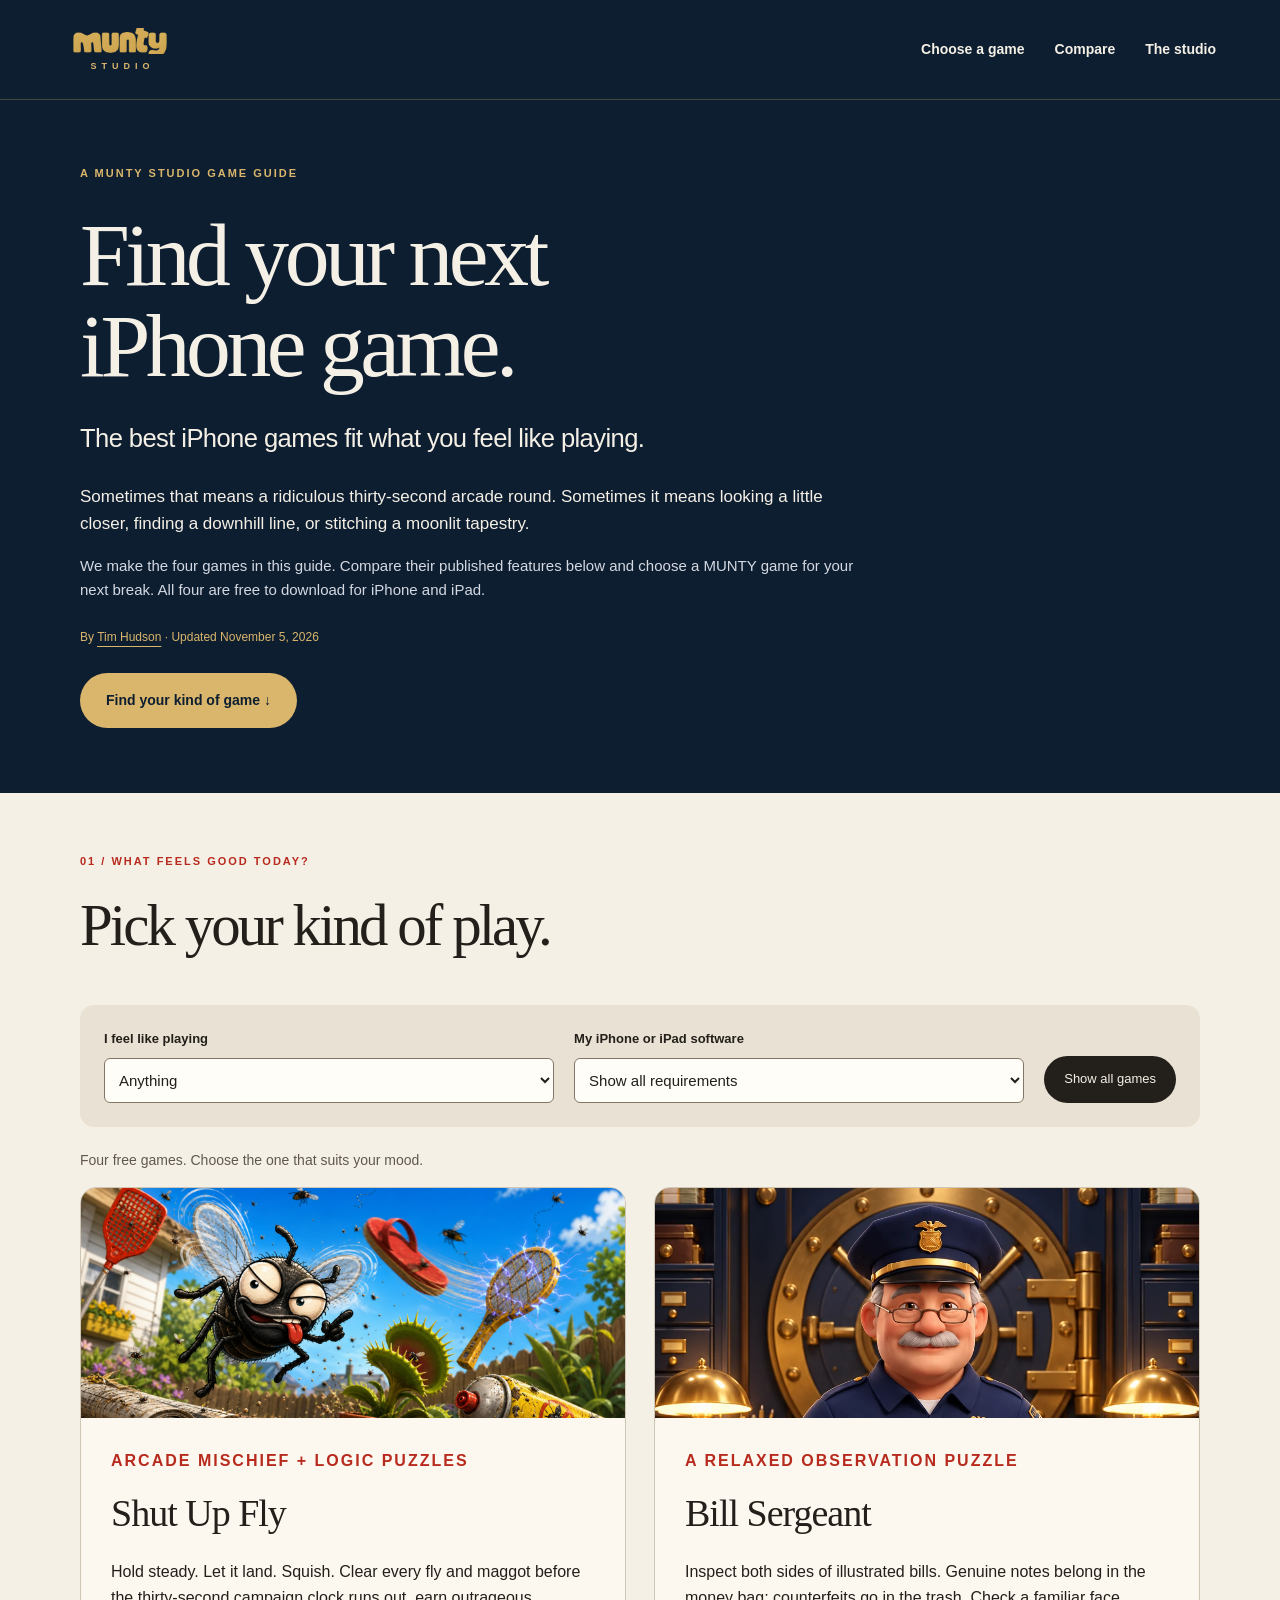
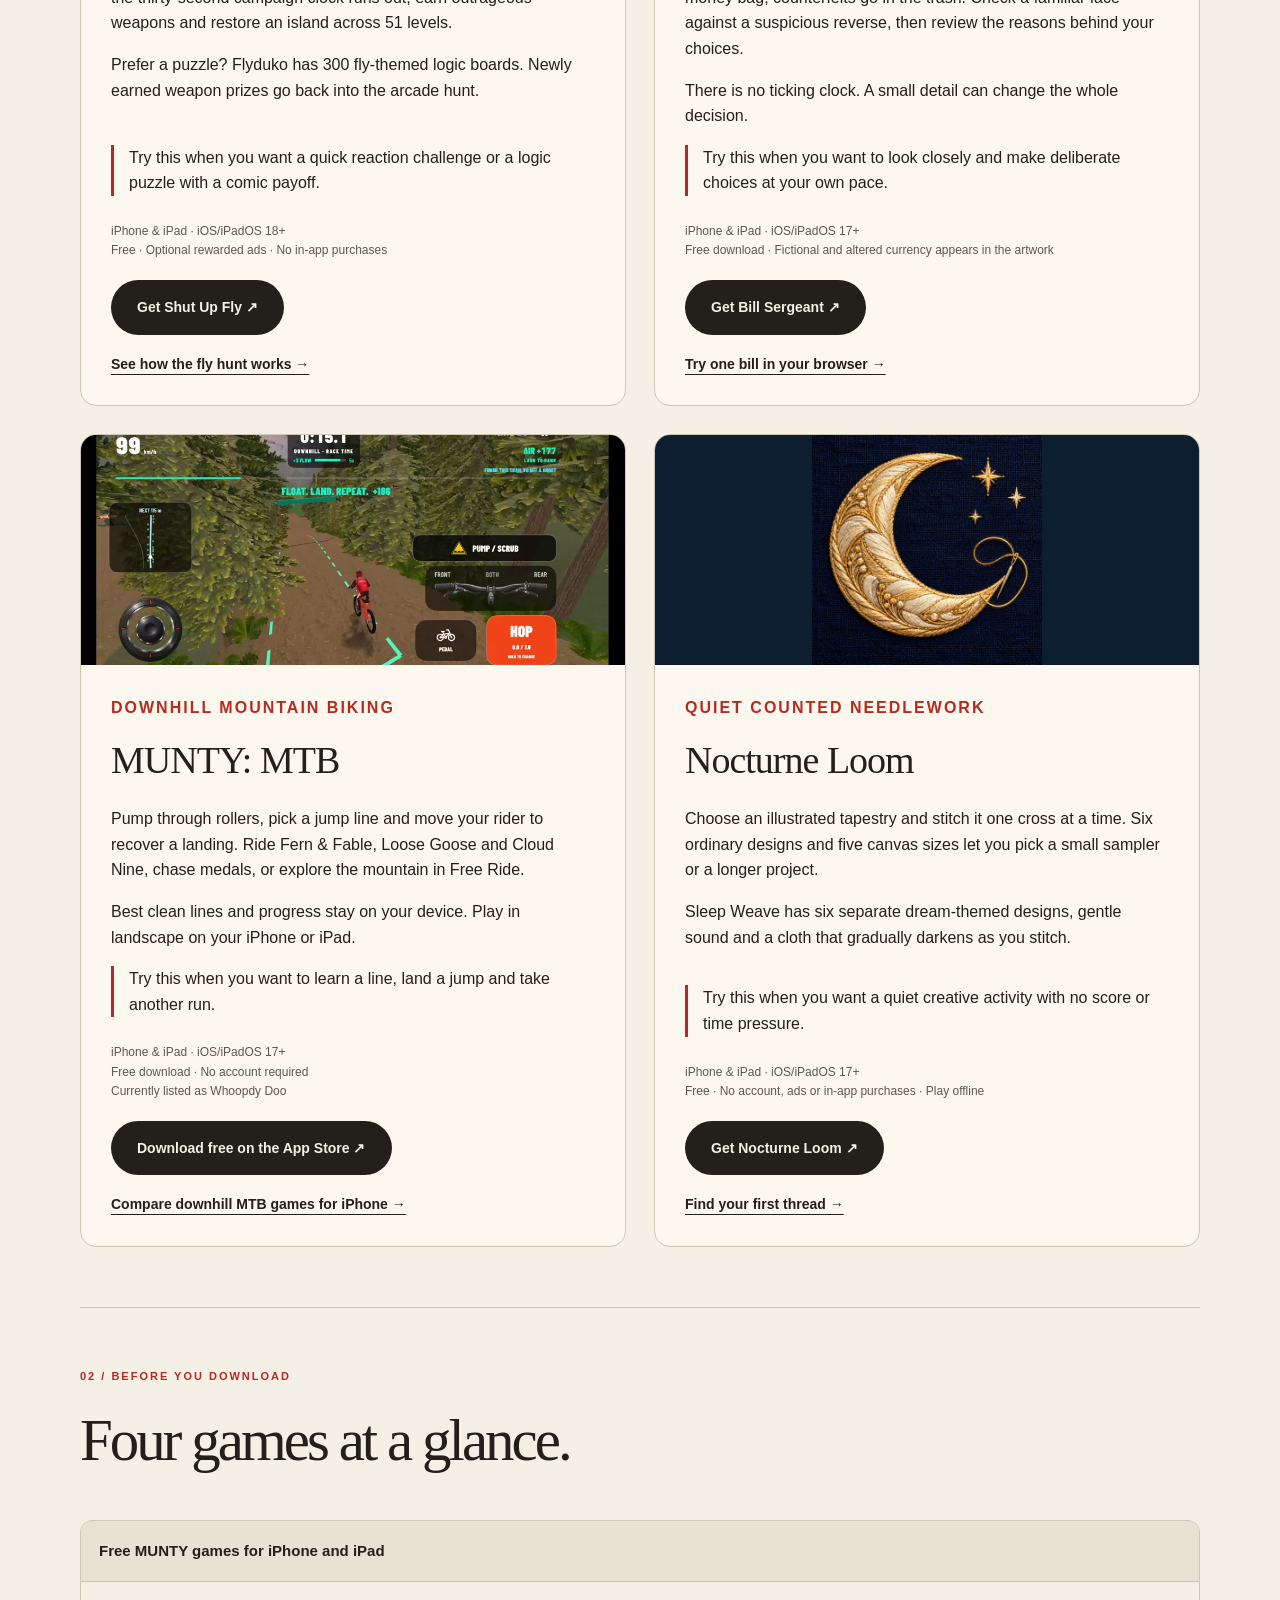
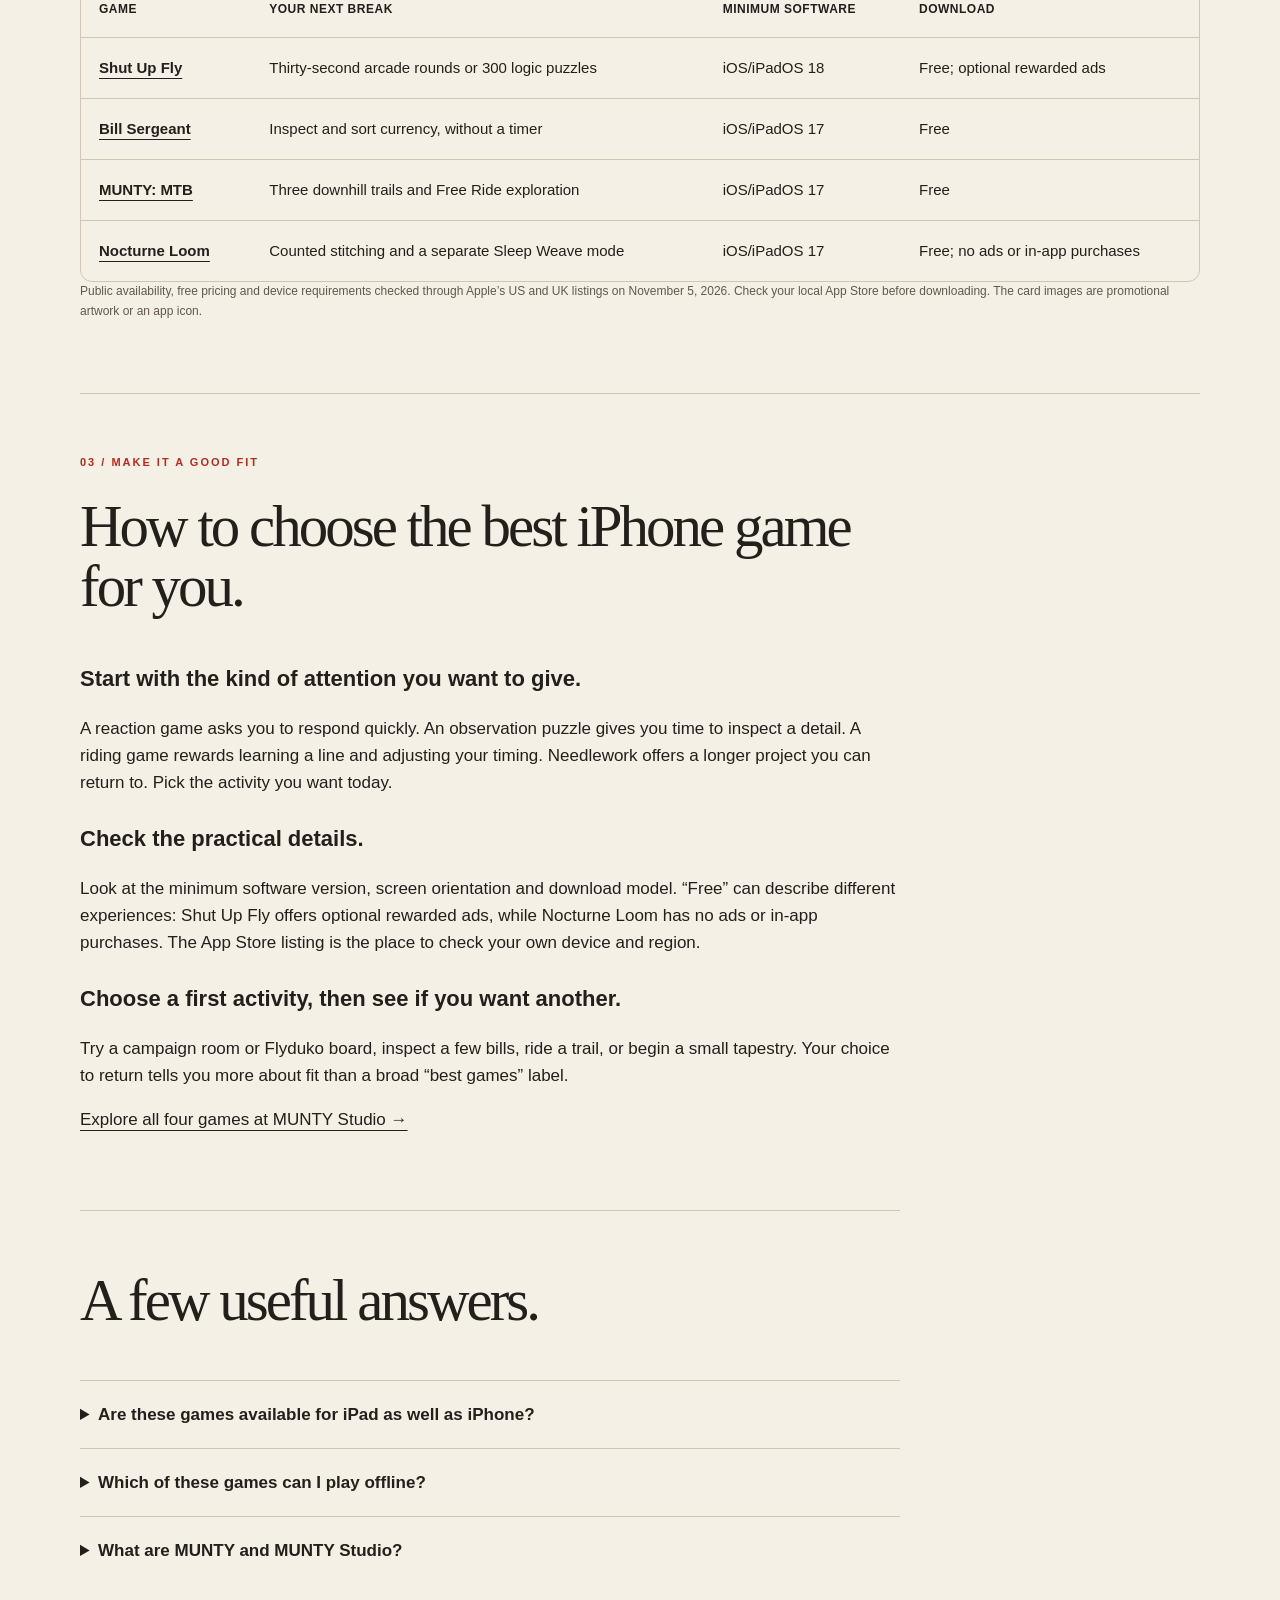
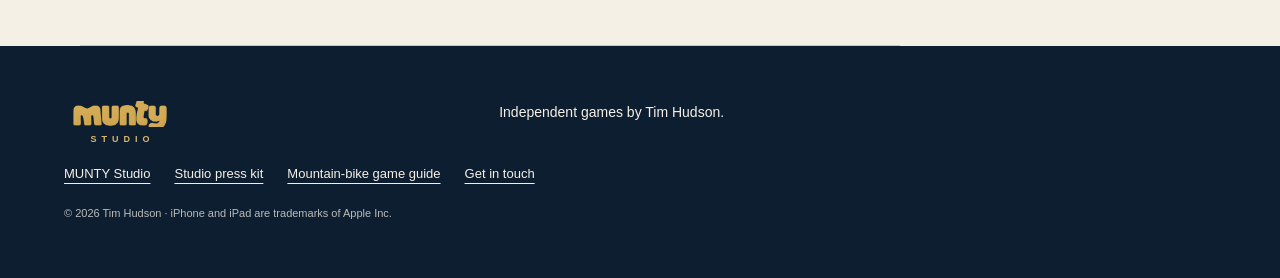
<file: best-iphone-games/index.html>
<!doctype html>
<html lang="en">
<head>
  <meta charset="utf-8" />
  <meta name="viewport" content="width=device-width, initial-scale=1" />
  <title>Best iPhone Games for Your Mood | MUNTY Studio</title>
  <meta name="description" content="Looking for the best iPhone games for your next break? Compare four free MUNTY games by play style, iOS requirements and price: arcade, puzzles, mountain biking and needlework." />
  <link rel="canonical" href="https://shutupfly.timhudson.com/best-iphone-games/" />
  <meta property="og:type" content="article" />
  <meta property="og:title" content="Find your next iPhone game | MUNTY Studio" />
  <meta property="og:description" content="A quick arcade round, a quiet puzzle, a downhill ride or a tapestry. Find the free MUNTY game that fits your mood and your iPhone or iPad." />
  <meta property="og:url" content="https://shutupfly.timhudson.com/best-iphone-games/" />
  <meta property="og:image" content="https://shutupfly.timhudson.com/media/munty-social.png?v=munty-gold-navy" />
  <meta name="twitter:card" content="summary_large_image" />
  <link rel="icon" href="/media/munty-studio.png?v=munty-gold-navy" type="image/png" />
  <link rel="stylesheet" href="/studio.css?v=7" />
  <link rel="stylesheet" href="/game-guide.css?v=1" />
  <script type="application/ld+json">{"@context":"https://schema.org","@graph":[{"@type":"Article","@id":"https://shutupfly.timhudson.com/best-iphone-games/#article","url":"https://shutupfly.timhudson.com/best-iphone-games/","headline":"Best iPhone Games for Your Mood","description":"A developer's guide to choosing among four free MUNTY iPhone and iPad games by play style and device requirements.","datePublished":"2026-11-05T19:35:39Z","dateModified":"2026-11-23T17:51:52+00:00","author":{"@type":"Person","name":"Tim Hudson","url":"https://shutupfly.timhudson.com/studio/#about"},"publisher":{"@type":"Organization","@id":"https://shutupfly.timhudson.com/studio/#organization","name":"MUNTY Studio","url":"https://shutupfly.timhudson.com/studio/","logo":"https://shutupfly.timhudson.com/media/munty-studio.png?v=munty-gold-navy"},"image":["https://shutupfly.timhudson.com/media/hero-universe-v1.jpg","https://shutupfly.timhudson.com/media/bill-sergeant-vault.webp","https://shutupfly.timhudson.com/media/fern-and-fable-gameplay.webp","https://nocturne-loom.timhudson.chatgpt.site/sleeping-sea.png"],"mainEntityOfPage":"https://shutupfly.timhudson.com/best-iphone-games/"},{"@type":"BreadcrumbList","itemListElement":[{"@type":"ListItem","position":1,"name":"MUNTY Studio","item":"https://shutupfly.timhudson.com/studio/"},{"@type":"ListItem","position":2,"name":"iPhone game guide","item":"https://shutupfly.timhudson.com/best-iphone-games/"}]}]}</script>
  <script src="/game-guide.js?v=1" defer></script>
</head>
<body class="game-guide-page">
<a class="skip" href="#main">Skip to content</a>
<header class="studio-nav"><a class="wordmark" href="/studio/" aria-label="MUNTY Studio home"><span class="munted-art"><img src="/media/munty-studio.png?v=munty-gold-navy" width="1672" height="941" alt="" /></span><span class="wordmark-label">STUDIO</span></a><nav aria-label="Main navigation"><a href="#choose">Choose a game</a><a href="#compare">Compare</a><a href="/studio/">The studio</a></nav></header>
<main id="main">
  <header class="guide-hero"><div class="guide-width"><p class="kicker">A MUNTY Studio game guide</p><h1>Find your next<br />iPhone game.</h1><p class="large-copy">The best iPhone games fit what you feel like playing.</p><p>Sometimes that means a ridiculous thirty-second arcade round. Sometimes it means looking a little closer, finding a downhill line, or stitching a moonlit tapestry.</p><p class="guide-disclosure">We make the four games in this guide. Compare their published features below and choose a MUNTY game for your next break. All four are free to download for iPhone and iPad.</p><p class="guide-byline">By <a href="https://shutupfly.timhudson.com/studio/#about">Tim Hudson</a> · Updated November 5, 2026</p><a class="pill" href="#choose">Find your kind of game ↓</a></div></header>
  <div class="guide-width">
    <section id="choose" aria-labelledby="choose-title" class="guide-section">
      <p class="kicker">01 / What feels good today?</p><h2 id="choose-title">Pick your kind of play.</h2>
      <form id="game-finder" class="game-finder" hidden>
        <div><label for="game-mood">I feel like playing</label><select id="game-mood" name="mood"><option value="all">Anything</option><option value="arcade">A quick arcade game</option><option value="puzzle">A logic or observation puzzle</option><option value="bike">A mountain-bike game</option><option value="craft">Quiet needlework</option></select></div>
        <div><label for="game-os">My iPhone or iPad software</label><select id="game-os" name="os"><option value="unknown">Show all requirements</option><option value="17">iOS / iPadOS 17</option><option value="18">iOS / iPadOS 18 or later</option></select></div>
        <button type="reset">Show all games</button>
      </form>
      <p id="finder-status" role="status" aria-live="polite">Four free games. Choose the one that suits your mood.</p>
      <div class="guide-games">
        <article class="guide-card" data-moods="arcade puzzle" data-min-os="18" id="guide-shut-up-fly">
          <img src="/media/hero-universe-v1.jpg" width="1600" height="900" loading="lazy" alt="Illustrated Shut Up Fly battle with a swatter, a flying sandal and a fleeing swarm" />
          <div><p class="kicker">Arcade mischief + logic puzzles</p><h3>Shut Up Fly</h3><p>Hold steady. Let it land. Squish. Clear every fly and maggot before the thirty-second campaign clock runs out, earn outrageous weapons and restore an island across 51 levels.</p><p>Prefer a puzzle? Flyduko has 300 fly-themed logic boards. Newly earned weapon prizes go back into the arcade hunt.</p><p class="fit-note">Try this when you want a quick reaction challenge or a logic puzzle with a comic payoff.</p><p class="fineprint">iPhone &amp; iPad · iOS/iPadOS 18+<br />Free · Optional rewarded ads · No in-app purchases</p><a class="pill" href="https://apps.apple.com/app/apple-store/id6797986930?pt=127545438&amp;ct=website&amp;mt=8">Get Shut Up Fly ↗</a><a class="text-link" href="/how-to-play/">See how the fly hunt works →</a></div>
        </article>
        <article class="guide-card" data-moods="puzzle" data-min-os="17" id="guide-bill-sergeant">
          <img src="/media/bill-sergeant-vault.webp" width="1024" height="1536" loading="lazy" alt="Illustrated Sergeant Bill with white inspection gloves at his brass-and-navy vault" />
          <div><p class="kicker">A relaxed observation puzzle</p><h3>Bill Sergeant</h3><p>Inspect both sides of illustrated bills. Genuine notes belong in the money bag; counterfeits go in the trash. Check a familiar face against a suspicious reverse, then review the reasons behind your choices.</p><p>There is no ticking clock. A small detail can change the whole decision.</p><p class="fit-note">Try this when you want to look closely and make deliberate choices at your own pace.</p><p class="fineprint">iPhone &amp; iPad · iOS/iPadOS 17+<br />Free download · Fictional and altered currency appears in the artwork</p><a class="pill" href="https://apps.apple.com/us/app/bill-sergeant/id6826397921">Get Bill Sergeant ↗</a><a class="text-link" href="https://bill-sergeant.timhudson.chatgpt.site/sorting/#try">Try one bill in your browser →</a></div>
        </article>
        <article class="guide-card" data-moods="bike" data-min-os="17" id="guide-whoopdy-doo">
          <img src="/media/fern-and-fable-gameplay.webp" width="960" height="444" loading="lazy" alt="iPhone gameplay showing a rider in the air on the Fern &amp; Fable downhill trail" />
          <div><p class="kicker">Downhill mountain biking</p><h3>MUNTY: MTB</h3><p>Pump through rollers, pick a jump line and move your rider to recover a landing. Ride Fern &amp; Fable, Loose Goose and Cloud Nine, chase medals, or explore the mountain in Free Ride.</p><p>Best clean lines and progress stay on your device. Play in landscape on your iPhone or iPad.</p><p class="fit-note">Try this when you want to learn a line, land a jump and take another run.</p><p class="fineprint">iPhone &amp; iPad · iOS/iPadOS 17+<br />Free download · No account required<br />Currently listed as Whoopdy Doo</p><a class="pill" href="https://apps.apple.com/app/apple-store/id6826962497?pt=127545438&amp;ct=mtb_studio&amp;mt=8">Download free on the App Store ↗</a><a class="text-link" href="https://timhudsonacs.github.io/whoopdy-doo-site/best-mountain-bike-game/">Compare downhill MTB games for iPhone →</a></div>
        </article>
        <article class="guide-card" data-moods="craft" data-min-os="17" id="guide-nocturne-loom">
          <img class="guide-icon" src="/media/nocturne-loom-icon.jpg" width="512" height="512" loading="lazy" alt="Nocturne Loom app icon showing an embroidered crescent moon, stars and a needle on navy cloth" />
          <div><p class="kicker">Quiet counted needlework</p><h3>Nocturne Loom</h3><p>Choose an illustrated tapestry and stitch it one cross at a time. Six ordinary designs and five canvas sizes let you pick a small sampler or a longer project.</p><p>Sleep Weave has six separate dream-themed designs, gentle sound and a cloth that gradually darkens as you stitch.</p><p class="fit-note">Try this when you want a quiet creative activity with no score or time pressure.</p><p class="fineprint">iPhone &amp; iPad · iOS/iPadOS 17+<br />Free · No account, ads or in-app purchases · Play offline</p><a class="pill" href="https://apps.apple.com/us/app/nocturne-loom/id6826996142">Get Nocturne Loom ↗</a><a class="text-link" href="https://nocturne-loom.timhudson.chatgpt.site/">Find your first thread →</a></div>
        </article>
      </div>
      <p id="finder-empty" class="finder-empty" hidden>None of these four games matches both choices. Try another kind of play, or select “Show all requirements” to compare the software each game needs.</p>
    </section>
    <section id="compare" class="guide-section" aria-labelledby="compare-title"><p class="kicker">02 / Before you download</p><h2 id="compare-title">Four games at a glance.</h2><div class="comparison-scroll" tabindex="0" role="region" aria-label="MUNTY iPhone game comparison"><table><caption>Free MUNTY games for iPhone and iPad</caption><thead><tr><th scope="col">Game</th><th scope="col">Your next break</th><th scope="col">Minimum software</th><th scope="col">Download</th></tr></thead><tbody><tr><th scope="row"><a href="#guide-shut-up-fly">Shut Up Fly</a></th><td>Thirty-second arcade rounds or 300 logic puzzles</td><td>iOS/iPadOS 18</td><td>Free; optional rewarded ads</td></tr><tr><th scope="row"><a href="#guide-bill-sergeant">Bill Sergeant</a></th><td>Inspect and sort currency, without a timer</td><td>iOS/iPadOS 17</td><td>Free</td></tr><tr><th scope="row"><a href="#guide-whoopdy-doo">MUNTY: MTB</a></th><td>Three downhill trails and Free Ride exploration</td><td>iOS/iPadOS 17</td><td>Free</td></tr><tr><th scope="row"><a href="#guide-nocturne-loom">Nocturne Loom</a></th><td>Counted stitching and a separate Sleep Weave mode</td><td>iOS/iPadOS 17</td><td>Free; no ads or in-app purchases</td></tr></tbody></table></div><p class="fineprint">Public availability, free pricing and device requirements checked through Apple’s US and UK listings on November 5, 2026. Check your local App Store before downloading. The card images are promotional artwork or an app icon.</p></section>
    <section class="guide-section guide-reading" aria-labelledby="choose-well-title"><p class="kicker">03 / Make it a good fit</p><h2 id="choose-well-title">How to choose the best iPhone game for you.</h2><h3>Start with the kind of attention you want to give.</h3><p>A reaction game asks you to respond quickly. An observation puzzle gives you time to inspect a detail. A riding game rewards learning a line and adjusting your timing. Needlework offers a longer project you can return to. Pick the activity you want today.</p><h3>Check the practical details.</h3><p>Look at the minimum software version, screen orientation and download model. “Free” can describe different experiences: Shut Up Fly offers optional rewarded ads, while Nocturne Loom has no ads or in-app purchases. The App Store listing is the place to check your own device and region.</p><h3>Choose a first activity, then see if you want another.</h3><p>Try a campaign room or Flyduko board, inspect a few bills, ride a trail, or begin a small tapestry. Your choice to return tells you more about fit than a broad “best games” label.</p><p><a href="/studio/">Explore all four games at MUNTY Studio →</a></p></section>
    <section class="guide-section guide-reading" aria-labelledby="questions-title"><h2 id="questions-title">A few useful answers.</h2><details><summary>Are these games available for iPad as well as iPhone?</summary><p>Yes. All four public App Store releases support iPhone and iPad. Shut Up Fly requires iOS or iPadOS 18 or later; the other three require 17 or later. Whoopdy Doo is designed for landscape play.</p></details><details><summary>Which of these games can I play offline?</summary><p>Shut Up Fly’s single-player campaign and local records work offline after download; optional rewarded ads and Game Center rankings need internet. Nocturne Loom also supports offline play. Follow each game’s published requirements and check the installed app for optional online features.</p></details><details><summary>What are MUNTY and MUNTY Studio?</summary><p>MUNTY is the studio wordmark and short name for MUNTY Studio, Tim Hudson’s independent iPhone and iPad game studio. The App Store developer and seller name is Tim Hudson. <a href="/studio/">Meet the studio and its games.</a></p></details></section>
  </div>
</main>
<footer class="studio-footer"><a class="wordmark" href="/studio/" aria-label="MUNTY Studio home"><span class="munted-art"><img src="/media/munty-studio.png?v=munty-gold-navy" width="1672" height="941" alt="" /></span><span class="wordmark-label">STUDIO</span></a><p>Independent games by Tim Hudson.</p><nav aria-label="Footer"><a href="/studio/">MUNTY Studio</a><a href="/studio/press/">Studio press kit</a><a href="https://timhudsonacs.github.io/whoopdy-doo-site/best-mountain-bike-game/">Mountain-bike game guide</a><a href="mailto:timhudsonstudio@gmail.com">Get in touch</a></nav><small>© 2026 Tim Hudson · iPhone and iPad are trademarks of Apple Inc.</small></footer>
</body>
</html>
</file>
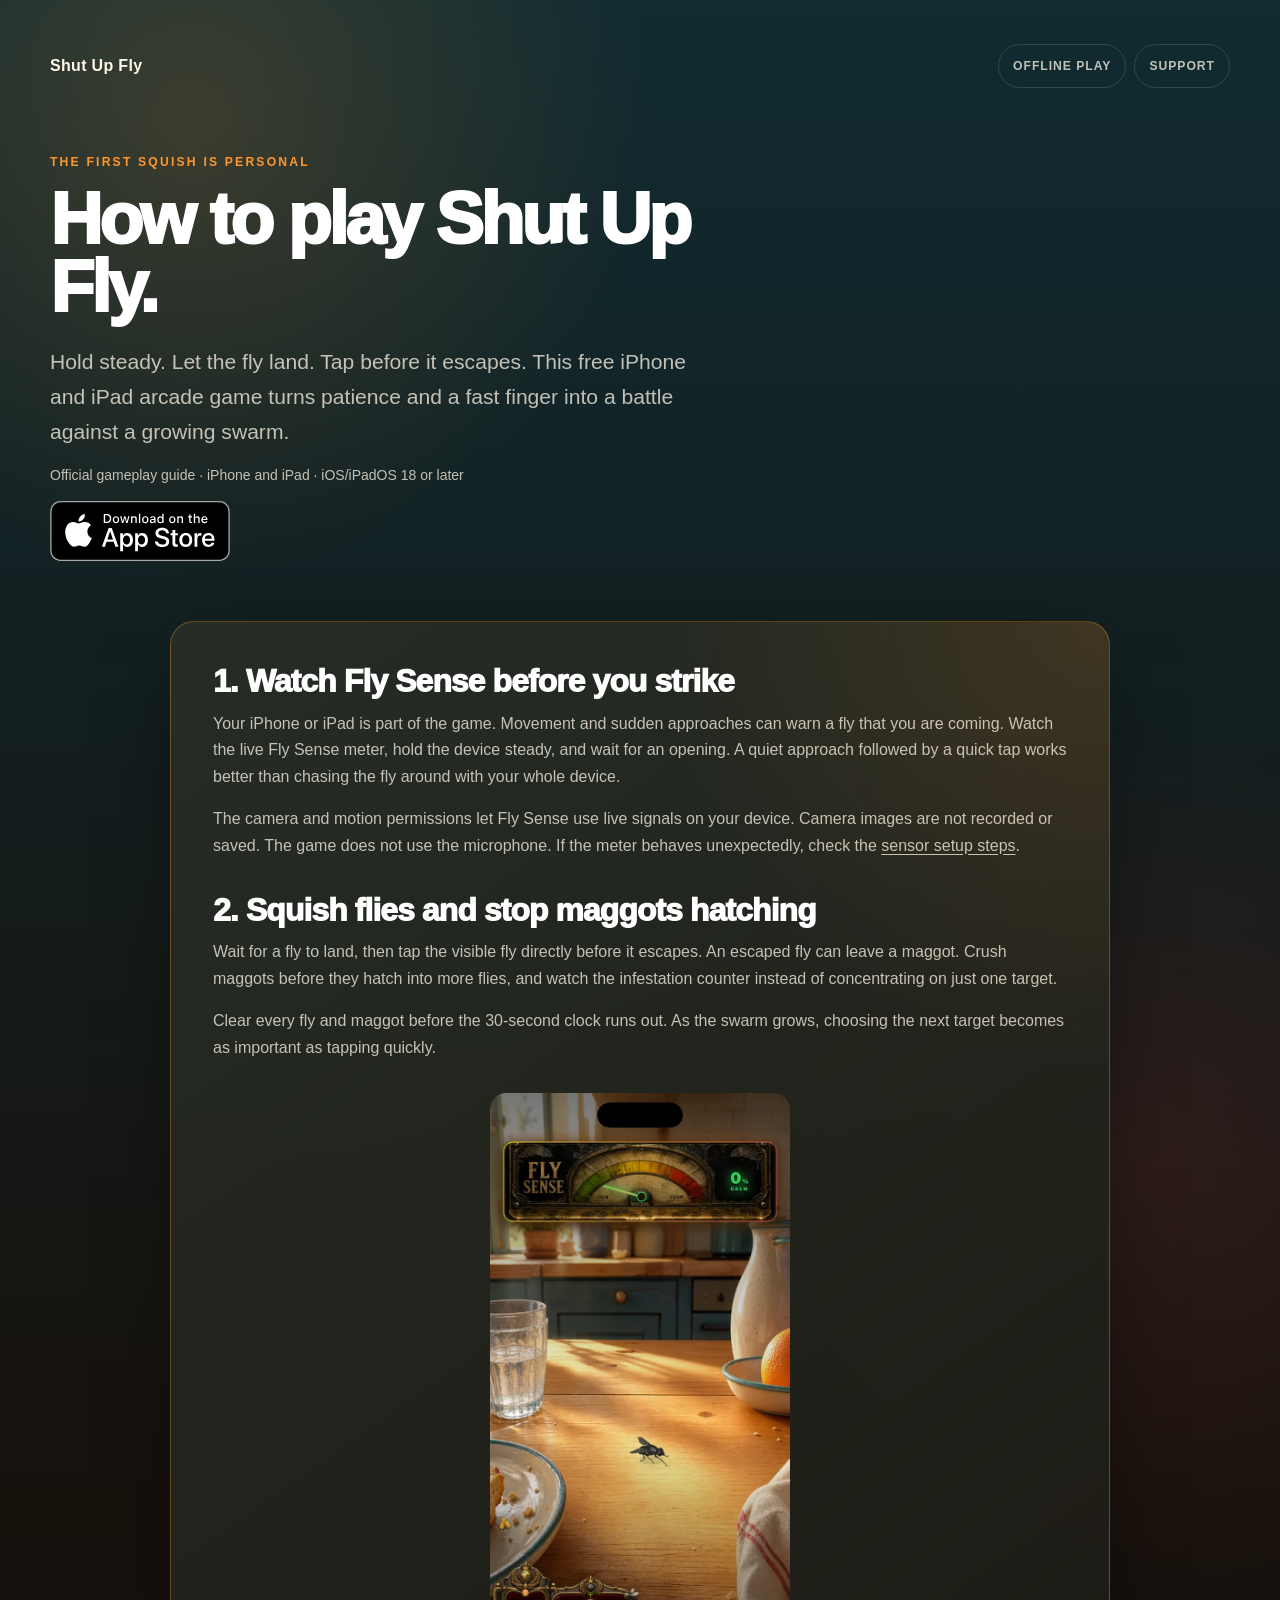
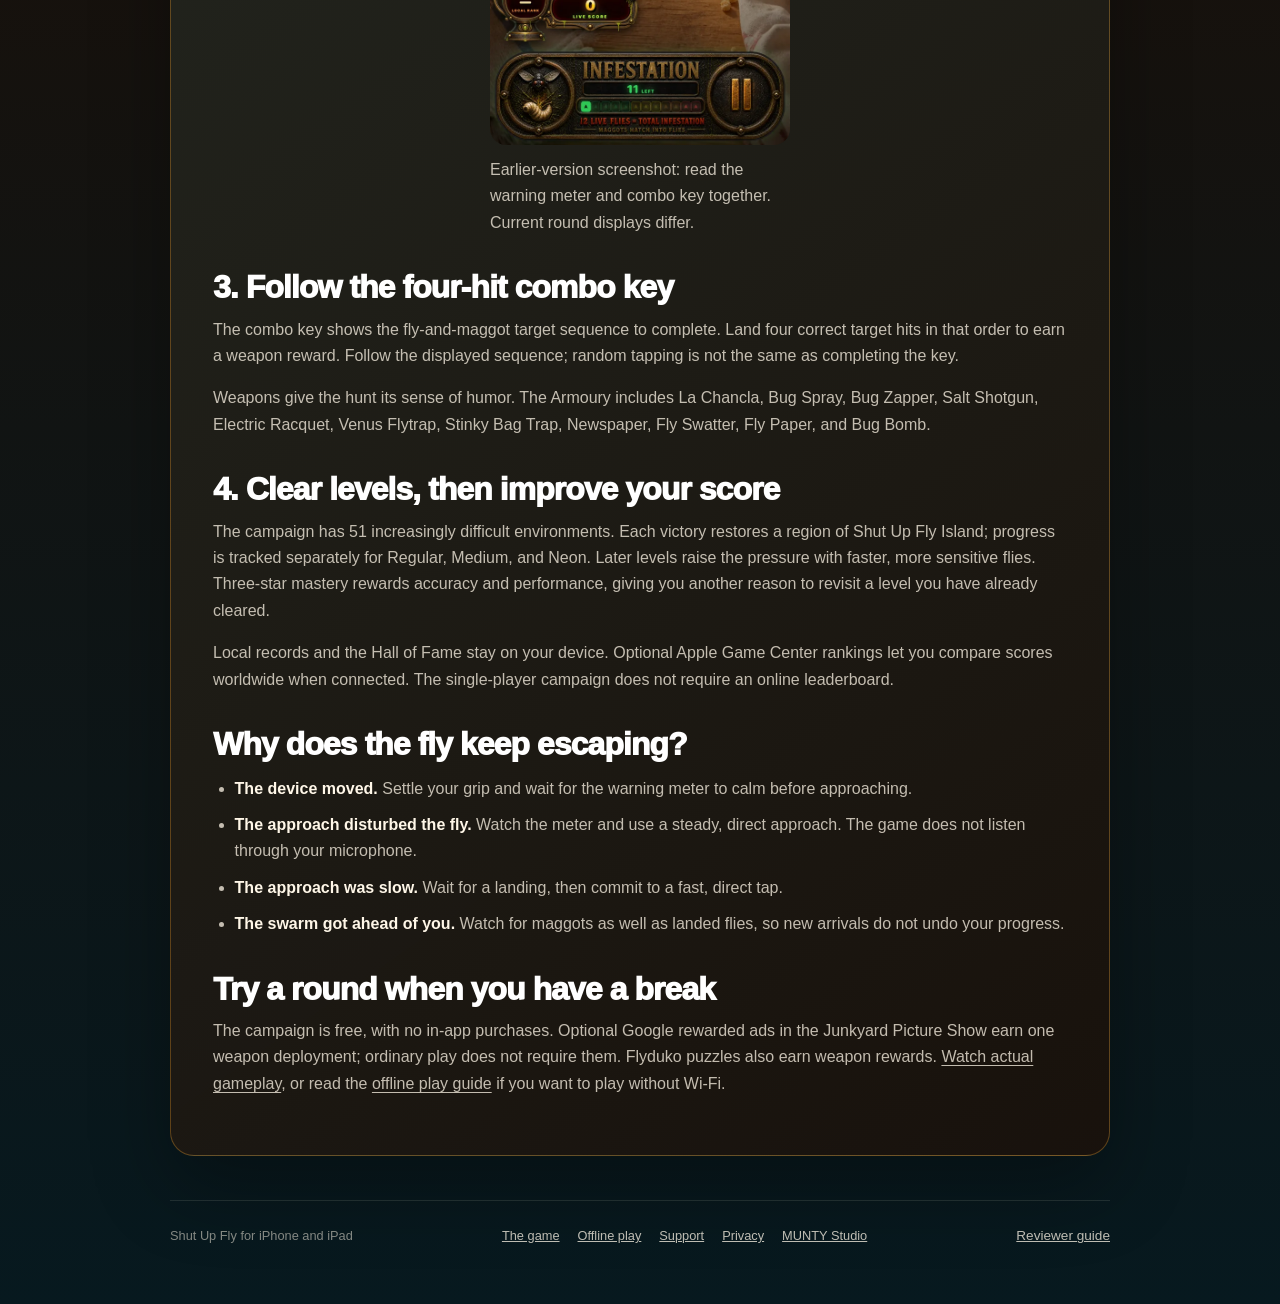
<file: how-to-play/index.html>
<!doctype html>
<html lang="en">
<head>
  <meta charset="utf-8" />
  <meta name="viewport" content="width=device-width, initial-scale=1" />
  <title>How to Play Shut Up Fly: Fly Sense, Combos &amp; Weapons</title>
  <meta name="description" content="Learn how to play Shut Up Fly on iPhone and iPad: read Fly Sense, tap landed flies, crush maggots, earn combo weapons, and clear the swarm before the 30-second clock runs out." />
  <link rel="canonical" href="https://shutupfly.timhudson.com/how-to-play/" />
  <meta property="og:type" content="website" />
  <meta property="og:title" content="How to play Shut Up Fly" />
  <meta property="og:description" content="Your first squish, the Fly Sense meter, four-hit combos, and how to stop an infestation." />
  <meta property="og:url" content="https://shutupfly.timhudson.com/how-to-play/" />
  <meta property="og:image" content="https://shutupfly.timhudson.com/media/hero-universe-v1.jpg" />
  <meta name="twitter:card" content="summary_large_image" />
  <meta name="apple-itunes-app" content="app-id=6797986930, affiliate-data=pt=127545438&amp;ct=website&amp;mt=8" />
  <link rel="icon" href="/favicon.svg" type="image/svg+xml" />
  <link rel="stylesheet" href="/app.css?v=14" />
  <script type="application/ld+json">{"@context":"https://schema.org","@graph":[{"@type":"WebPage","@id":"https://shutupfly.timhudson.com/how-to-play/#page","url":"https://shutupfly.timhudson.com/how-to-play/","name":"How to Play Shut Up Fly: Fly Sense, Combos & Weapons","about":{"@id":"https://shutupfly.timhudson.com/#game"}},{"@type":"BreadcrumbList","itemListElement":[{"@type":"ListItem","position":1,"name":"Shut Up Fly","item":"https://shutupfly.timhudson.com/"},{"@type":"ListItem","position":2,"name":"How to play","item":"https://shutupfly.timhudson.com/how-to-play/"}]}]}</script>
</head>
<body class="guide-page">
  <a class="skip-link" href="#main">Skip to content</a>
  <div class="app-shell">
    <nav class="app-nav" aria-label="Main navigation">
      <a class="app-brand" href="/"><span class="app-brand-name">Shut Up Fly</span></a>
      <div class="app-links"><a href="/offline-iphone-game/">Offline play</a><a href="/support/">Support</a></div>
    </nav>
    <main id="main">
      <header class="guide-intro">
        <p class="eyebrow">The first squish is personal</p>
        <h1>How to play Shut Up Fly.</h1>
        <p class="lede">Hold steady. Let the fly land. Tap before it escapes. This free iPhone and iPad arcade game turns patience and a fast finger into a battle against a growing swarm.</p>
        <p class="guide-meta">Official gameplay guide · iPhone and iPad · iOS/iPadOS 18 or later</p>
        <a class="app-store-badge" href="https://apps.apple.com/app/apple-store/id6797986930?pt=127545438&amp;ct=website&amp;mt=8" aria-label="Download Shut Up Fly on the App Store"><img src="/media/download-on-the-app-store.svg" width="180" height="60" alt="Download on the App Store" /></a>
      </header>
      <article class="app-card">
        <h2>1. Watch Fly Sense before you strike</h2>
        <p>Your iPhone or iPad is part of the game. Movement and sudden approaches can warn a fly that you are coming. Watch the live Fly Sense meter, hold the device steady, and wait for an opening. A quiet approach followed by a quick tap works better than chasing the fly around with your whole device.</p>
        <p>The camera and motion permissions let Fly Sense use live signals on your device. Camera images are not recorded or saved. The game does not use the microphone. If the meter behaves unexpectedly, check the <a href="/support/">sensor setup steps</a>.</p>
        <h2>2. Squish flies and stop maggots hatching</h2>
        <p>Wait for a fly to land, then tap the visible fly directly before it escapes. An escaped fly can leave a maggot. Crush maggots before they hatch into more flies, and watch the infestation counter instead of concentrating on just one target.</p>
        <p>Clear every fly and maggot before the 30-second clock runs out. As the swarm grows, choosing the next target becomes as important as tapping quickly.</p>
        <figure class="guide-shot portrait"><img src="/media/sensor-gameplay-v1.webp" width="660" height="1434" loading="lazy" alt="Shut Up Fly gameplay with the Fly Sense warning meter, combo tracker, and infestation panel" /><figcaption>Earlier-version screenshot: read the warning meter and combo key together. Current round displays differ.</figcaption></figure>
        <h2>3. Follow the four-hit combo key</h2>
        <p>The combo key shows the fly-and-maggot target sequence to complete. Land four correct target hits in that order to earn a weapon reward. Follow the displayed sequence; random tapping is not the same as completing the key.</p>
        <p>Weapons give the hunt its sense of humor. The Armoury includes La Chancla, Bug Spray, Bug Zapper, Salt Shotgun, Electric Racquet, Venus Flytrap, Stinky Bag Trap, Newspaper, Fly Swatter, Fly Paper, and Bug Bomb.</p>
        <h2>4. Clear levels, then improve your score</h2>
        <p>The campaign has 51 increasingly difficult environments. Each victory restores a region of Shut Up Fly Island; progress is tracked separately for Regular, Medium, and Neon. Later levels raise the pressure with faster, more sensitive flies. Three-star mastery rewards accuracy and performance, giving you another reason to revisit a level you have already cleared.</p>
        <p>Local records and the Hall of Fame stay on your device. Optional Apple Game Center rankings let you compare scores worldwide when connected. The single-player campaign does not require an online leaderboard.</p>
        <h2>Why does the fly keep escaping?</h2>
        <ul>
          <li><strong>The device moved.</strong> Settle your grip and wait for the warning meter to calm before approaching.</li>
          <li><strong>The approach disturbed the fly.</strong> Watch the meter and use a steady, direct approach. The game does not listen through your microphone.</li>
          <li><strong>The approach was slow.</strong> Wait for a landing, then commit to a fast, direct tap.</li>
          <li><strong>The swarm got ahead of you.</strong> Watch for maggots as well as landed flies, so new arrivals do not undo your progress.</li>
        </ul>
        <h2>Try a round when you have a break</h2>
        <p>The campaign is free, with no in-app purchases. Optional Google rewarded ads in the Junkyard Picture Show earn one weapon deployment; ordinary play does not require them. Flyduko puzzles also earn weapon rewards. <a href="/#gameplay">Watch actual gameplay</a>, or read the <a href="/offline-iphone-game/">offline play guide</a> if you want to play without Wi-Fi.</p>
      </article>
    </main>
    <footer class="app-footer"><span>Shut Up Fly for iPhone and iPad</span><nav aria-label="Footer"><a href="/">The game</a><a href="/offline-iphone-game/">Offline play</a><a href="/support/">Support</a><a href="/privacy/">Privacy</a><a href="/studio/">MUNTY Studio</a></nav><p class="site-review-link"><a href="/review/">Reviewer guide</a></p>
  </footer>
  </div>
</body>
</html>
</file>
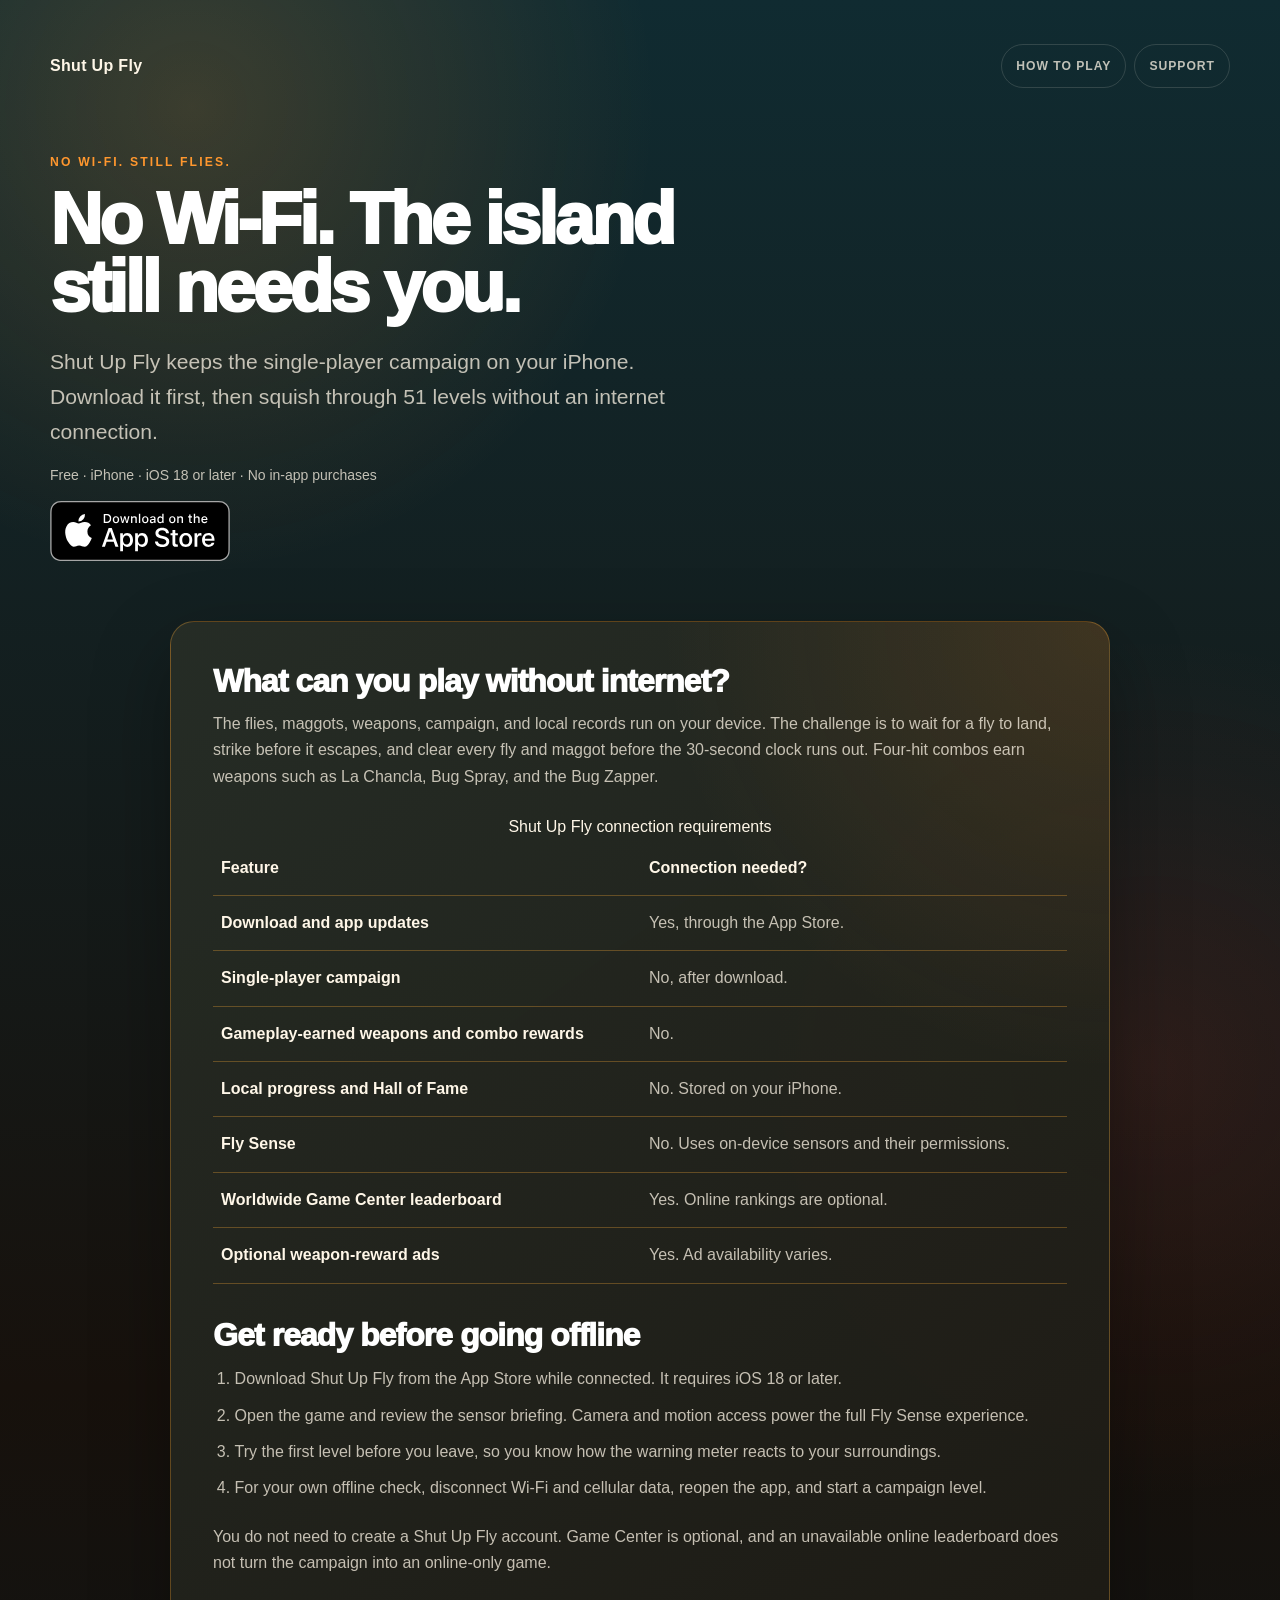
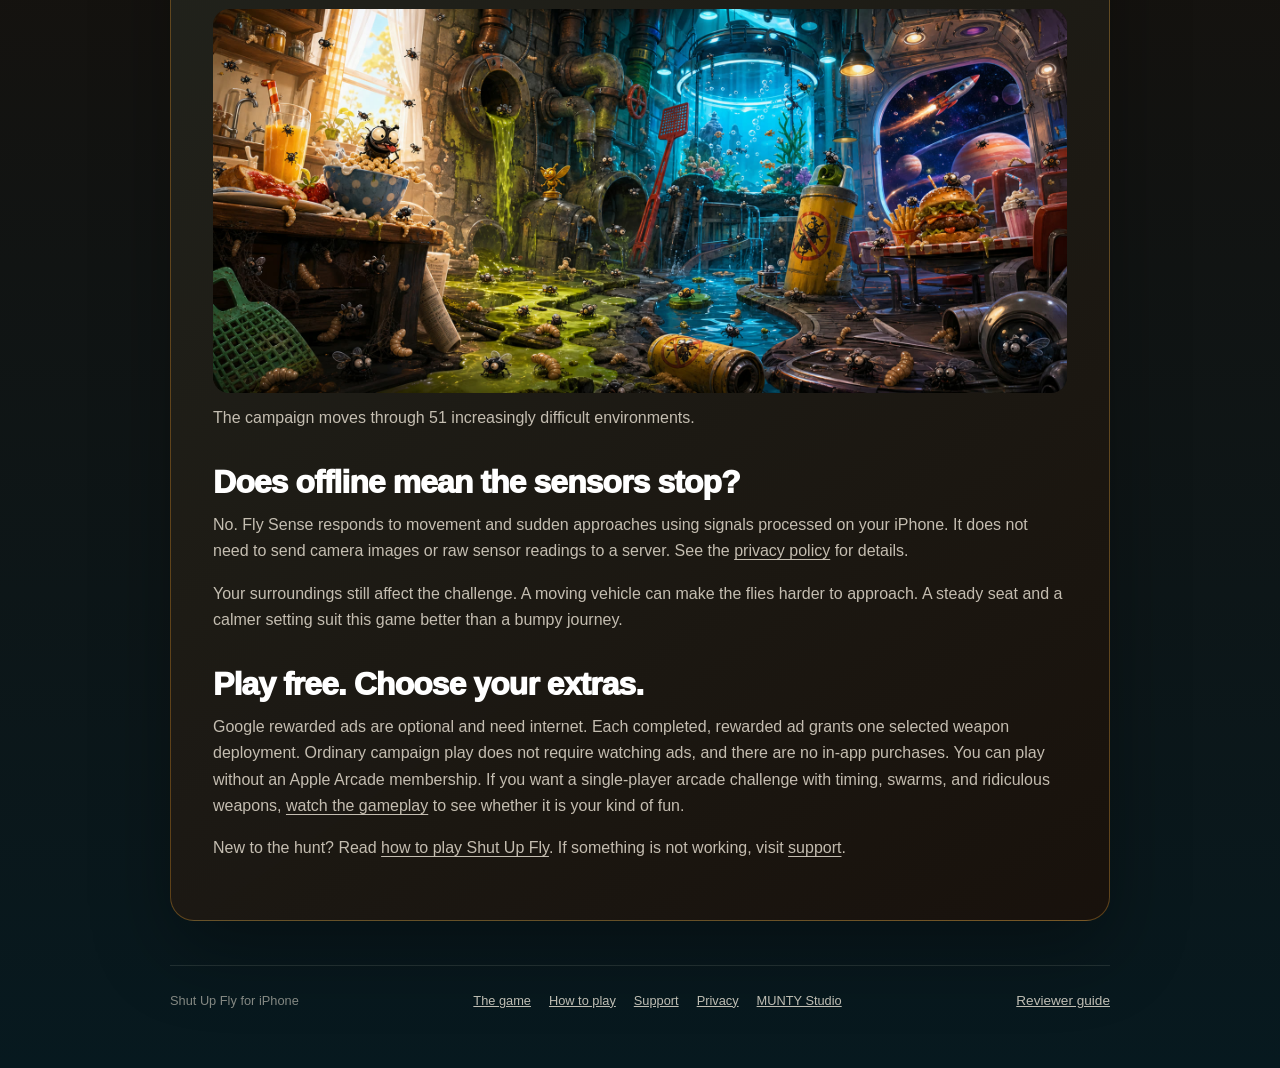
<file: offline-iphone-game/index.html>
<!doctype html>
<html lang="en">
<head>
  <meta charset="utf-8" />
  <meta name="viewport" content="width=device-width, initial-scale=1" />
  <title>Free Offline iPhone Game: No Wi-Fi Needed | Shut Up Fly</title>
  <meta name="description" content="Play Shut Up Fly offline after download: 51 fly-swatting levels and no in-app purchases. Optional rewarded ads need internet. See what works without Wi-Fi and what needs internet." />
  <link rel="canonical" href="https://shutupfly.timhudson.com/offline-iphone-game/" />
  <meta property="og:type" content="website" />
  <meta property="og:title" content="A free offline iPhone game | Shut Up Fly" />
  <meta property="og:description" content="51 campaign levels without Wi-Fi. Optional rewarded ads and Game Center need internet. Here is what works offline and how to prepare." />
  <meta property="og:url" content="https://shutupfly.timhudson.com/offline-iphone-game/" />
  <meta property="og:image" content="https://shutupfly.timhudson.com/media/hero-universe-v1.jpg" />
  <meta name="twitter:card" content="summary_large_image" />
  <meta name="apple-itunes-app" content="app-id=6797986930, affiliate-data=pt=127545438&amp;ct=website&amp;mt=8" />
  <link rel="icon" href="/favicon.svg" type="image/svg+xml" />
  <link rel="stylesheet" href="/app.css?v=14" />
  <script type="application/ld+json">{"@context":"https://schema.org","@graph":[{"@type":"WebPage","@id":"https://shutupfly.timhudson.com/offline-iphone-game/#page","url":"https://shutupfly.timhudson.com/offline-iphone-game/","name":"Free Offline iPhone Game: No Wi-Fi Needed | Shut Up Fly","about":{"@id":"https://shutupfly.timhudson.com/#game"}},{"@type":"BreadcrumbList","itemListElement":[{"@type":"ListItem","position":1,"name":"Shut Up Fly","item":"https://shutupfly.timhudson.com/"},{"@type":"ListItem","position":2,"name":"Offline play","item":"https://shutupfly.timhudson.com/offline-iphone-game/"}]}]}</script>
</head>
<body class="guide-page">
  <a class="skip-link" href="#main">Skip to content</a>
  <div class="app-shell">
    <nav class="app-nav" aria-label="Main navigation">
      <a class="app-brand" href="/"><span class="app-brand-name">Shut Up Fly</span></a>
      <div class="app-links"><a href="/how-to-play/">How to play</a><a href="/support/">Support</a></div>
    </nav>
    <main id="main">
      <header class="guide-intro">
        <p class="eyebrow">No Wi-Fi. Still flies.</p>
        <h1>No Wi-Fi. The island still needs you.</h1>
        <p class="lede">Shut Up Fly keeps the single-player campaign on your iPhone. Download it first, then squish through 51 levels without an internet connection.</p>
        <p class="guide-meta">Free · iPhone · iOS 18 or later · No in-app purchases</p>
        <a class="app-store-badge" href="https://apps.apple.com/app/apple-store/id6797986930?pt=127545438&amp;ct=website&amp;mt=8" aria-label="Download Shut Up Fly on the App Store"><img src="/media/download-on-the-app-store.svg" width="180" height="60" alt="Download on the App Store" /></a>
      </header>
      <article class="app-card">
        <h2>What can you play without internet?</h2>
        <p>The flies, maggots, weapons, campaign, and local records run on your device. The challenge is to wait for a fly to land, strike before it escapes, and clear every fly and maggot before the 30-second clock runs out. Four-hit combos earn weapons such as La Chancla, Bug Spray, and the Bug Zapper.</p>
        <table class="feature-table">
          <caption>Shut Up Fly connection requirements</caption>
          <thead><tr><th scope="col">Feature</th><th scope="col">Connection needed?</th></tr></thead>
          <tbody>
            <tr><th scope="row">Download and app updates</th><td>Yes, through the App Store.</td></tr>
            <tr><th scope="row">Single-player campaign</th><td>No, after download.</td></tr>
            <tr><th scope="row">Gameplay-earned weapons and combo rewards</th><td>No.</td></tr>
            <tr><th scope="row">Local progress and Hall of Fame</th><td>No. Stored on your iPhone.</td></tr>
            <tr><th scope="row">Fly Sense</th><td>No. Uses on-device sensors and their permissions.</td></tr>
            <tr><th scope="row">Worldwide Game Center leaderboard</th><td>Yes. Online rankings are optional.</td></tr>
            <tr><th scope="row">Optional weapon-reward ads</th><td>Yes. Ad availability varies.</td></tr>
          </tbody>
        </table>
        <h2>Get ready before going offline</h2>
        <ol>
          <li>Download Shut Up Fly from the App Store while connected. It requires iOS 18 or later.</li>
          <li>Open the game and review the sensor briefing. Camera and motion access power the full Fly Sense experience.</li>
          <li>Try the first level before you leave, so you know how the warning meter reacts to your surroundings.</li>
          <li>For your own offline check, disconnect Wi-Fi and cellular data, reopen the app, and start a campaign level.</li>
        </ol>
        <p>You do not need to create a Shut Up Fly account. Game Center is optional, and an unavailable online leaderboard does not turn the campaign into an online-only game.</p>
        <figure class="guide-shot"><img src="/media/campaign-worlds-v1.jpg" width="1920" height="864" loading="lazy" alt="Illustrated Shut Up Fly campaign locations, from a kitchen to an aquarium and orbital diner" /><figcaption>The campaign moves through 51 increasingly difficult environments.</figcaption></figure>
        <h2>Does offline mean the sensors stop?</h2>
        <p>No. Fly Sense responds to movement and sudden approaches using signals processed on your iPhone. It does not need to send camera images or raw sensor readings to a server. See the <a href="/privacy/">privacy policy</a> for details.</p>
        <p>Your surroundings still affect the challenge. A moving vehicle can make the flies harder to approach. A steady seat and a calmer setting suit this game better than a bumpy journey.</p>
        <h2>Play free. Choose your extras.</h2>
        <p>Google rewarded ads are optional and need internet. Each completed, rewarded ad grants one selected weapon deployment. Ordinary campaign play does not require watching ads, and there are no in-app purchases. You can play without an Apple Arcade membership. If you want a single-player arcade challenge with timing, swarms, and ridiculous weapons, <a href="/">watch the gameplay</a> to see whether it is your kind of fun.</p>
        <p>New to the hunt? Read <a href="/how-to-play/">how to play Shut Up Fly</a>. If something is not working, visit <a href="/support/">support</a>.</p>
      </article>
    </main>
    <footer class="app-footer"><span>Shut Up Fly for iPhone</span><nav aria-label="Footer"><a href="/">The game</a><a href="/how-to-play/">How to play</a><a href="/support/">Support</a><a href="/privacy/">Privacy</a><a href="/studio/">MUNTY Studio</a></nav><p class="site-review-link"><a href="/review/">Reviewer guide</a></p>
  </footer>
  </div>
</body>
</html>
</file>
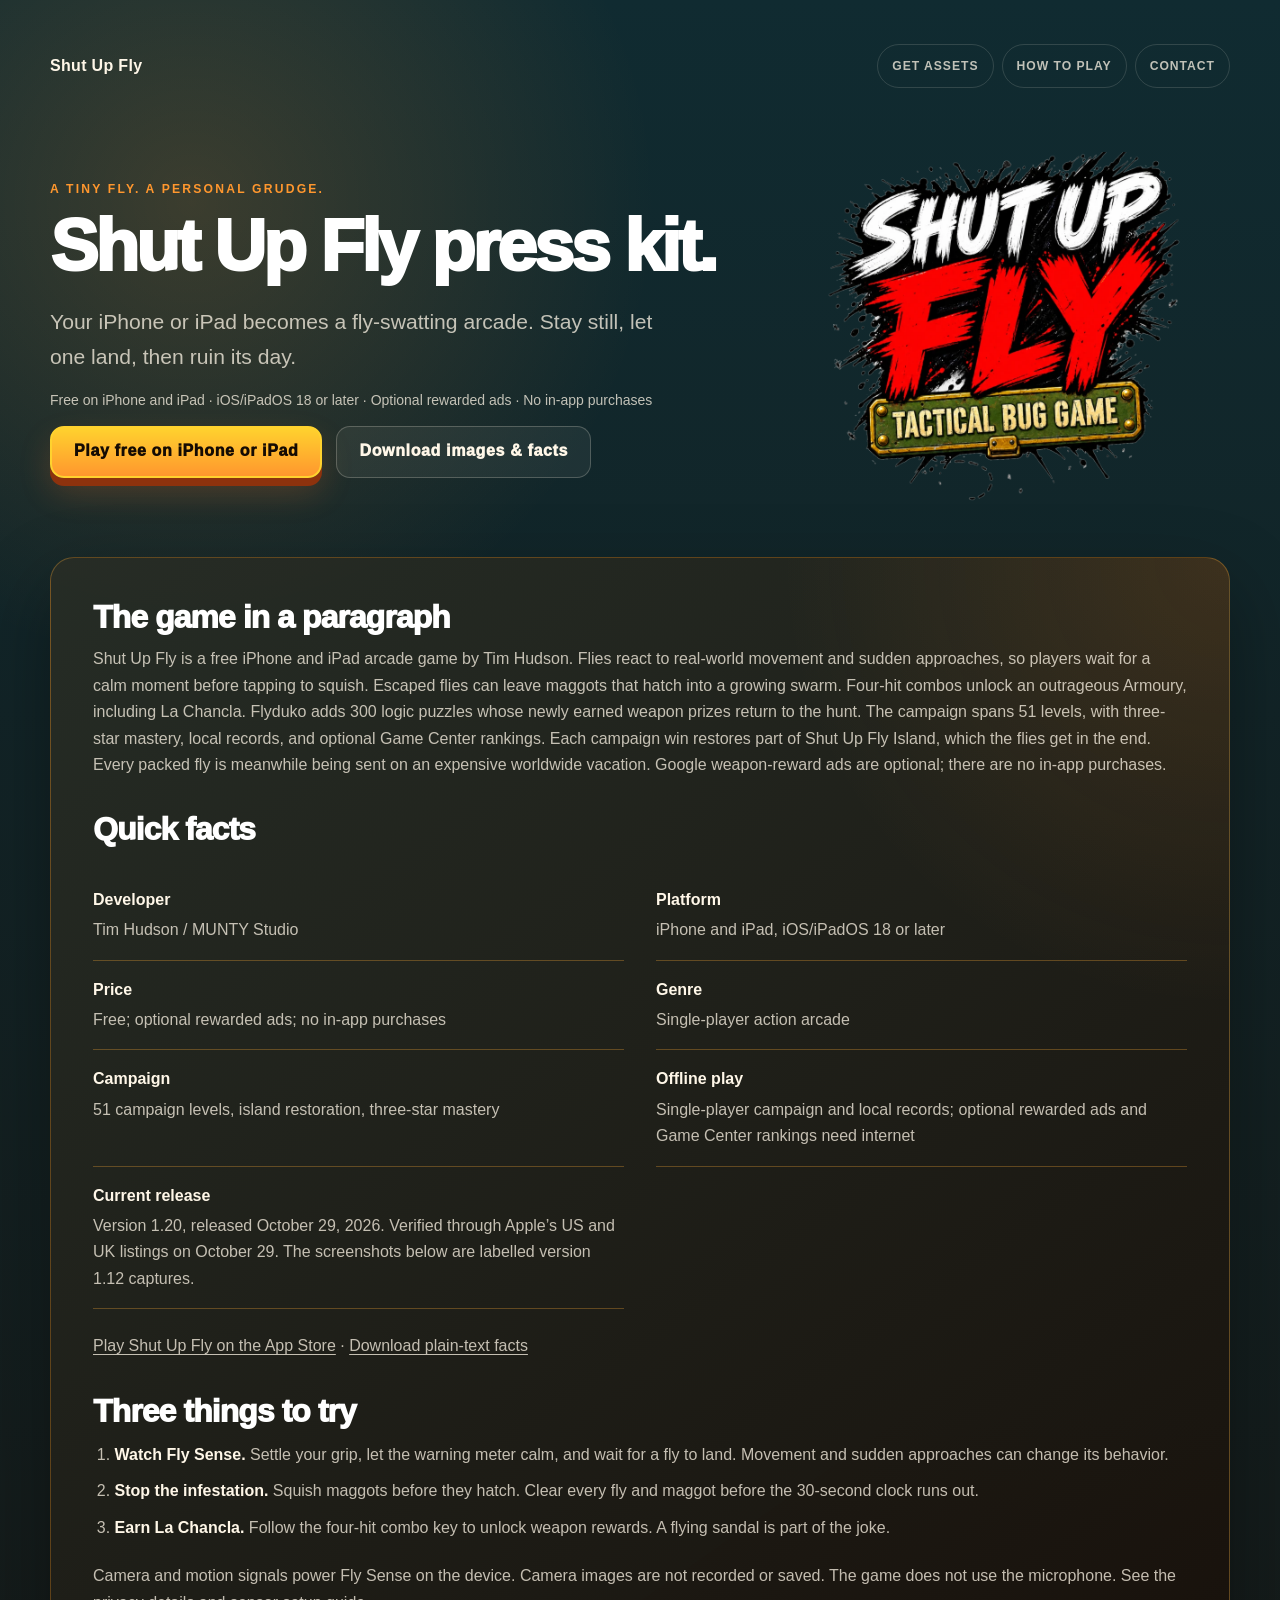
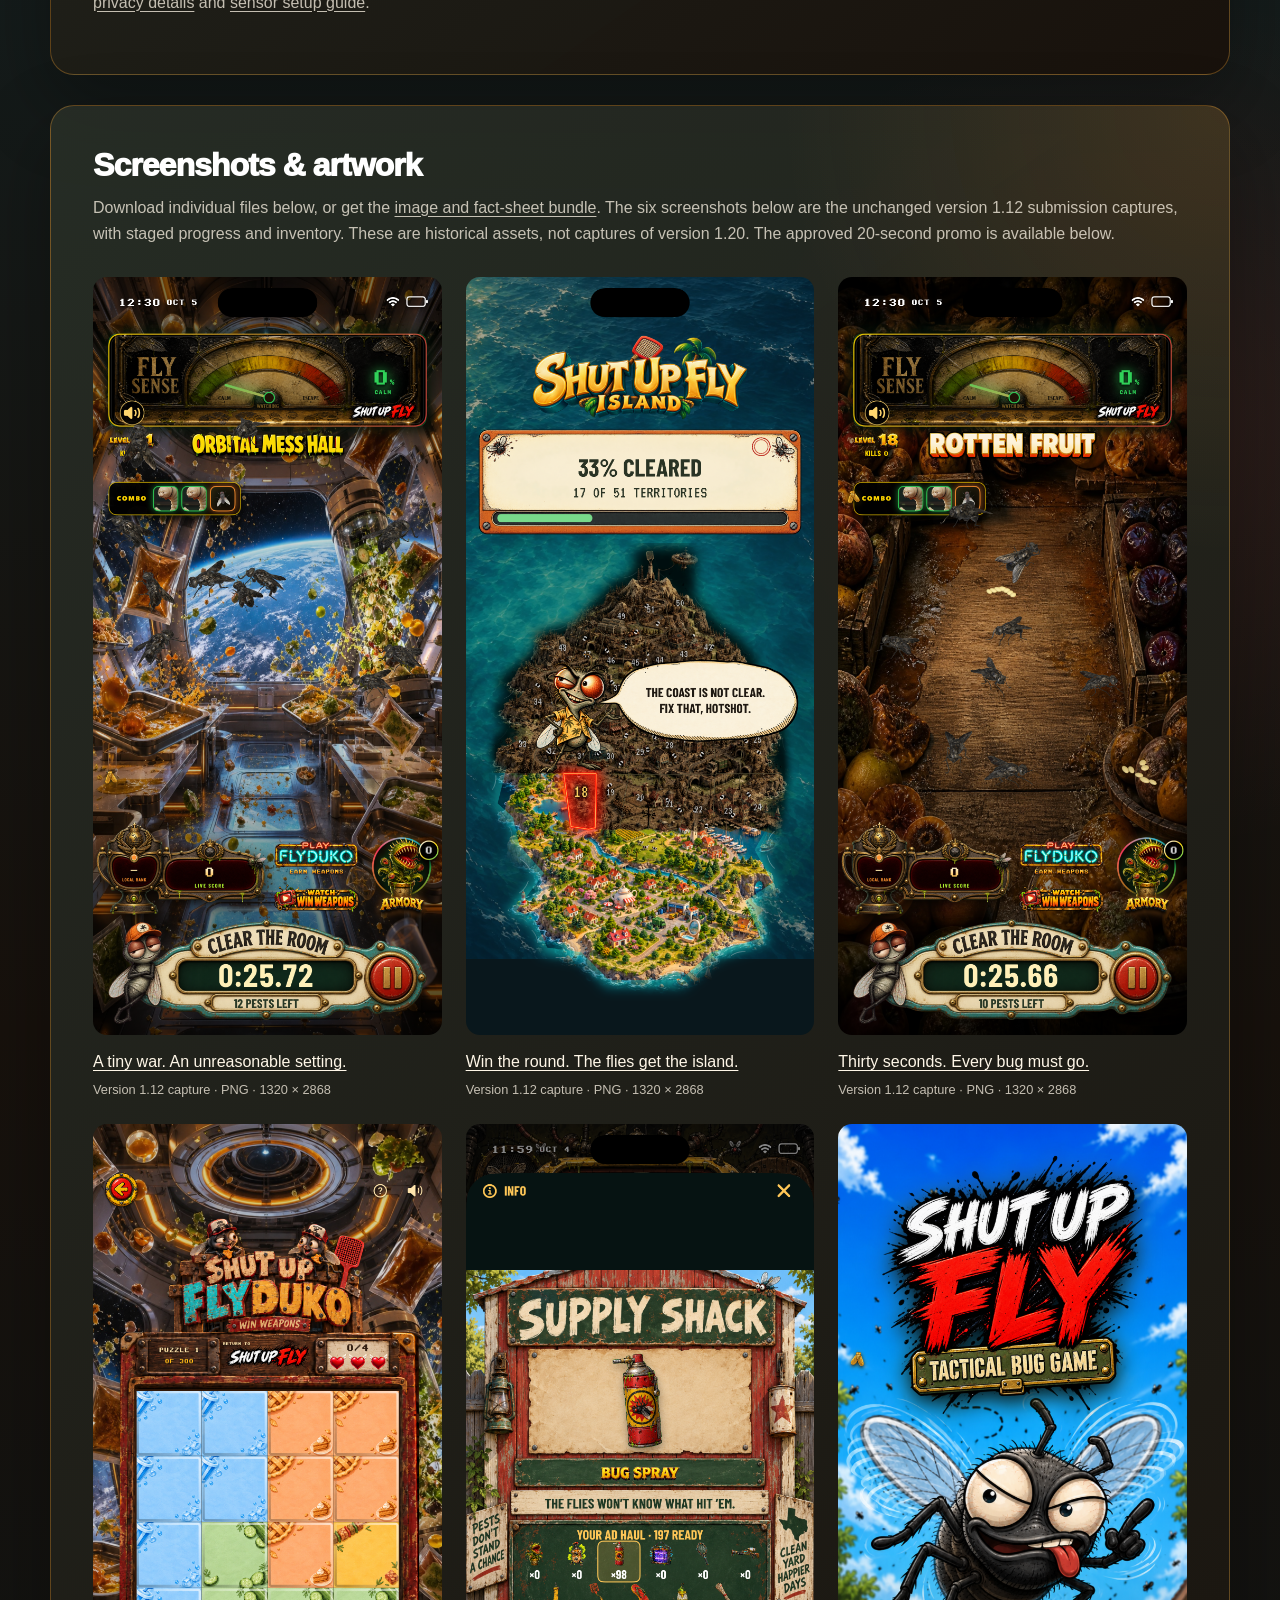
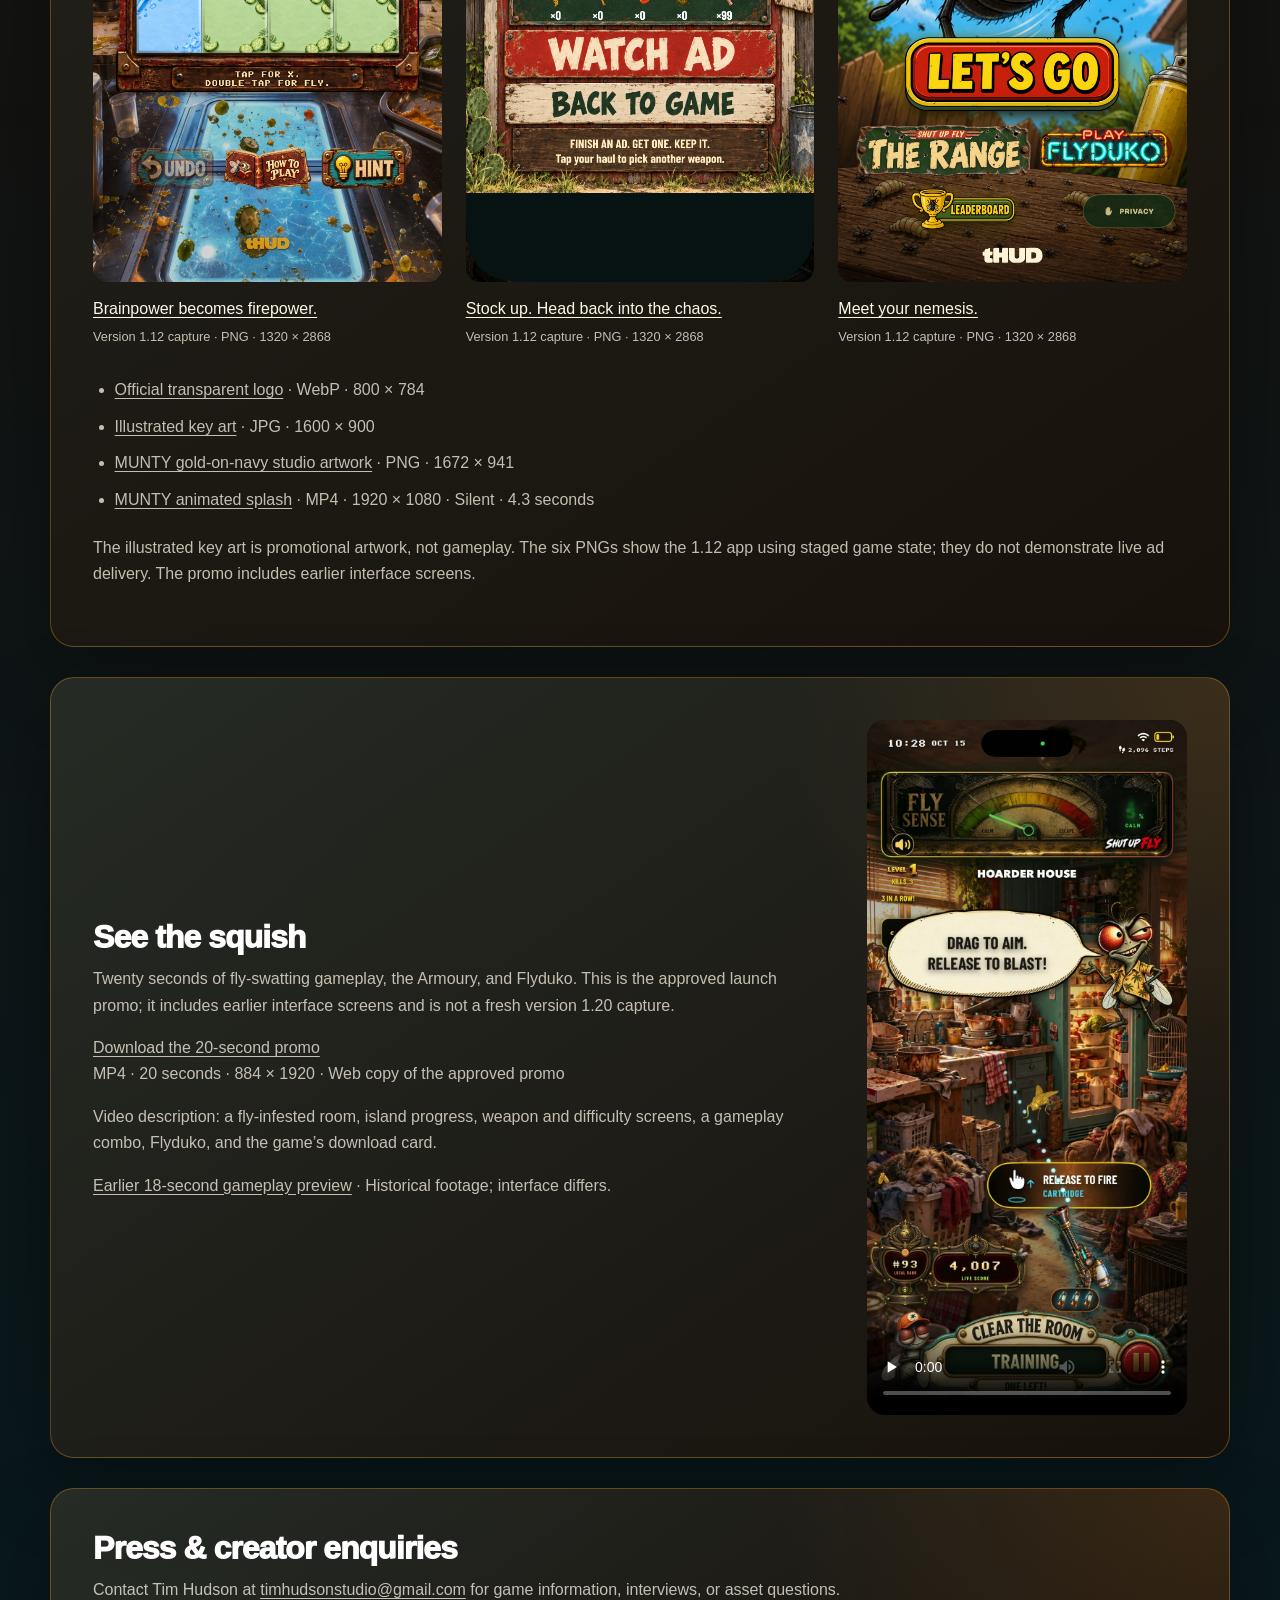
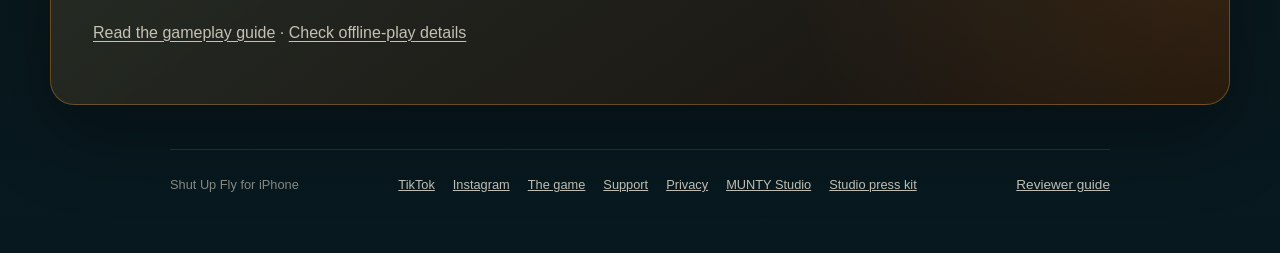
<file: press/index.html>
<!doctype html>
<html lang="en">
<head>
  <meta charset="utf-8" />
  <meta name="viewport" content="width=device-width, initial-scale=1" />
  <title>Shut Up Fly Press Kit | Gameplay, Screenshots &amp; Facts</title>
  <meta name="description" content="Official Shut Up Fly press kit: gameplay video, screenshots, artwork, game facts, and contact information. A free iPhone and iPad arcade game with optional rewarded ads and no in-app purchases." />
  <link rel="canonical" href="https://shutupfly.timhudson.com/press/" />
  <meta property="og:type" content="website" />
  <meta property="og:title" content="Shut Up Fly: press kit" />
  <meta property="og:description" content="A tiny fly. A personal grudge. Get gameplay, screenshots, and the facts behind this free iPhone and iPad arcade game." />
  <meta property="og:url" content="https://shutupfly.timhudson.com/press/" />
  <meta property="og:image" content="https://shutupfly.timhudson.com/media/hero-universe-v1.jpg" />
  <meta name="twitter:card" content="summary_large_image" />
  <meta name="apple-itunes-app" content="app-id=6797986930, affiliate-data=pt=127545438&amp;ct=website&amp;mt=8" />
  <link rel="icon" href="/favicon.svg" type="image/svg+xml" />
  <link rel="stylesheet" href="/app.css?v=14" />
  <link rel="stylesheet" href="/press/press.css?v=1" />
  <script type="application/ld+json">{"@context":"https://schema.org","@graph":[{"@type":"WebPage","@id":"https://shutupfly.timhudson.com/press/#page","url":"https://shutupfly.timhudson.com/press/","name":"Shut Up Fly Press Kit","about":{"@id":"https://shutupfly.timhudson.com/#game"}},{"@type":"BreadcrumbList","itemListElement":[{"@type":"ListItem","position":1,"name":"Shut Up Fly","item":"https://shutupfly.timhudson.com/"},{"@type":"ListItem","position":2,"name":"Press kit","item":"https://shutupfly.timhudson.com/press/"}]}]}</script>
</head>
<body class="guide-page press-page">
  <a class="skip-link" href="#main">Skip to content</a>
  <div class="app-shell">
    <nav class="app-nav" aria-label="Main navigation">
      <a class="app-brand" href="/"><span class="app-brand-name">Shut Up Fly</span></a>
      <div class="app-links"><a href="#assets">Get assets</a><a href="/how-to-play/">How to play</a><a href="#contact">Contact</a></div>
    </nav>
    <main id="main">
      <header class="guide-intro press-intro">
        <div>
          <p class="eyebrow">A tiny fly. A personal grudge.</p>
          <h1>Shut Up Fly press kit.</h1>
          <p class="lede">Your iPhone or iPad becomes a fly-swatting arcade. Stay still, let one land, then ruin its day.</p>
          <p class="guide-meta">Free on iPhone and iPad · iOS/iPadOS 18 or later · Optional rewarded ads · No in-app purchases</p>
          <div class="button-row"><a class="primary-button" href="https://apps.apple.com/app/apple-store/id6797986930?pt=127545438&amp;ct=website&amp;mt=8">Play free on iPhone or iPad</a><a class="secondary-button" href="/press/shut-up-fly-images-and-facts.zip" download>Download images &amp; facts</a></div>
        </div>
        <img class="press-logo" src="/media/game-logo-cutout-v1.webp" width="800" height="784" alt="Shut Up Fly official illustrated logo" />
      </header>
      <section class="app-card" aria-labelledby="story-title">
        <h2 id="story-title">The game in a paragraph</h2>
        <p>Shut Up Fly is a free iPhone and iPad arcade game by Tim Hudson. Flies react to real-world movement and sudden approaches, so players wait for a calm moment before tapping to squish. Escaped flies can leave maggots that hatch into a growing swarm. Four-hit combos unlock an outrageous Armoury, including La Chancla. Flyduko adds 300 logic puzzles whose newly earned weapon prizes return to the hunt. The campaign spans 51 levels, with three-star mastery, local records, and optional Game Center rankings. Each campaign win restores part of Shut Up Fly Island, which the flies get in the end. Every packed fly is meanwhile being sent on an expensive worldwide vacation. Google weapon-reward ads are optional; there are no in-app purchases.</p>
        <h2>Quick facts</h2>
        <dl class="press-facts">
          <div><dt>Developer</dt><dd>Tim Hudson / MUNTY Studio</dd></div>
          <div><dt>Platform</dt><dd>iPhone and iPad, iOS/iPadOS 18 or later</dd></div>
          <div><dt>Price</dt><dd>Free; optional rewarded ads; no in-app purchases</dd></div>
          <div><dt>Genre</dt><dd>Single-player action arcade</dd></div>
          <div><dt>Campaign</dt><dd>51 campaign levels, island restoration, three-star mastery</dd></div>
          <div><dt>Offline play</dt><dd>Single-player campaign and local records; optional rewarded ads and Game Center rankings need internet</dd></div>
          <div><dt>Current release</dt><dd>Version 1.20, released October 29, 2026. Verified through Apple’s US and UK listings on October 29. The screenshots below are labelled version 1.12 captures.</dd></div>
        </dl>
        <p><a href="https://apps.apple.com/app/apple-store/id6797986930?pt=127545438&amp;ct=website&amp;mt=8">Play Shut Up Fly on the App Store</a> · <a href="/press/facts.txt" download>Download plain-text facts</a></p>
        <h2>Three things to try</h2>
        <ol>
          <li><strong>Watch Fly Sense.</strong> Settle your grip, let the warning meter calm, and wait for a fly to land. Movement and sudden approaches can change its behavior.</li>
          <li><strong>Stop the infestation.</strong> Squish maggots before they hatch. Clear every fly and maggot before the 30-second clock runs out.</li>
          <li><strong>Earn La Chancla.</strong> Follow the four-hit combo key to unlock weapon rewards. A flying sandal is part of the joke.</li>
        </ol>
        <p>Camera and motion signals power Fly Sense on the device. Camera images are not recorded or saved. The game does not use the microphone. See the <a href="/privacy/">privacy details</a> and <a href="/support/">sensor setup guide</a>.</p>
      </section>
      <section id="assets" class="app-card" aria-labelledby="assets-title">
        <h2 id="assets-title">Screenshots &amp; artwork</h2>
        <p>Download individual files below, or get the <a href="/press/shut-up-fly-images-and-facts.zip" download>image and fact-sheet bundle</a>. The six screenshots below are the unchanged version 1.12 submission captures, with staged progress and inventory. These are historical assets, not captures of version 1.20. The approved 20-second promo is available below.</p>
        <div class="press-assets">
<figure><a href="/media/press-1.12/01-space-squish.png" download><img src="/media/press-1.12/01-space-squish.png" width="1320" height="2868" loading="lazy" alt="Gameplay in the orbital mess hall." /></a><figcaption><a href="/media/press-1.12/01-space-squish.png" download>A tiny war. An unreasonable setting.</a><span>Version 1.12 capture · PNG · 1320 × 2868</span></figcaption></figure>
<figure><a href="/media/press-1.12/02-reclaim-the-island.png" download><img src="/media/press-1.12/02-reclaim-the-island.png" width="1320" height="2868" loading="lazy" alt="Campaign island showing staged 17 of 51 progress." /></a><figcaption><a href="/media/press-1.12/02-reclaim-the-island.png" download>Win the round. The flies get the island.</a><span>Version 1.12 capture · PNG · 1320 × 2868</span></figcaption></figure>
<figure><a href="/media/press-1.12/03-clear-the-swarm.png" download><img src="/media/press-1.12/03-clear-the-swarm.png" width="1320" height="2868" loading="lazy" alt="Gameplay with flies and maggots around spoiled fruit." /></a><figcaption><a href="/media/press-1.12/03-clear-the-swarm.png" download>Thirty seconds. Every bug must go.</a><span>Version 1.12 capture · PNG · 1320 × 2868</span></figcaption></figure>
<figure><a href="/media/press-1.12/04-flyduko-win-weapons.png" download><img src="/media/press-1.12/04-flyduko-win-weapons.png" width="1320" height="2868" loading="lazy" alt="Flyduko logic puzzle and its coloured regions." /></a><figcaption><a href="/media/press-1.12/04-flyduko-win-weapons.png" download>Brainpower becomes firepower.</a><span>Version 1.12 capture · PNG · 1320 × 2868</span></figcaption></figure>
<figure><a href="/media/press-1.12/05-supply-shack.png" download><img src="/media/press-1.12/05-supply-shack.png" width="1320" height="2868" loading="lazy" alt="Supply Shack with staged weapon stock and total haul." /></a><figcaption><a href="/media/press-1.12/05-supply-shack.png" download>Stock up. Head back into the chaos.</a><span>Version 1.12 capture · PNG · 1320 × 2868</span></figcaption></figure>
<figure><a href="/media/press-1.12/06-meet-your-nemesis.png" download><img src="/media/press-1.12/06-meet-your-nemesis.png" width="1320" height="2868" loading="lazy" alt="Shut Up Fly opening screen." /></a><figcaption><a href="/media/press-1.12/06-meet-your-nemesis.png" download>Meet your nemesis.</a><span>Version 1.12 capture · PNG · 1320 × 2868</span></figcaption></figure>
        </div>
        <ul class="press-art-links">
          <li><a href="/media/game-logo-cutout-v1.webp" download>Official transparent logo</a> · WebP · 800 × 784</li>
          <li><a href="/media/hero-universe-v1.jpg" download>Illustrated key art</a> · JPG · 1600 × 900</li>
          <li><a href="/media/munty-studio.png?v=munty-gold-navy" download="munty-studio.png">MUNTY gold-on-navy studio artwork</a> · PNG · 1672 × 941</li>
          <li><a href="/media/munty-splash-animated.mp4?v=munty-gold-navy" download="munty-splash-animated.mp4">MUNTY animated splash</a> · MP4 · 1920 × 1080 · Silent · 4.3 seconds</li>
        </ul>
        <p>The illustrated key art is promotional artwork, not gameplay. The six PNGs show the 1.12 app using staged game state; they do not demonstrate live ad delivery. The promo includes earlier interface screens.</p>
      </section>
      <section id="gameplay" class="app-card press-video-section" aria-labelledby="video-title">
        <div>
          <h2 id="video-title">See the squish</h2>
          <p>Twenty seconds of fly-swatting gameplay, the Armoury, and Flyduko. This is the approved launch promo; it includes earlier interface screens and is not a fresh version 1.20 capture.</p>
          <p><a href="/media/shut-up-fly-promo-20s.mp4" download>Download the 20-second promo</a><br />MP4 · 20 seconds · 884 × 1920 · Web copy of the approved promo</p>
          <p>Video description: a fly-infested room, island progress, weapon and difficulty screens, a gameplay combo, Flyduko, and the game’s download card.</p>
          <p><a href="/media/gameplay-preview-fast-hook-v2.mp4" download>Earlier 18-second gameplay preview</a> · Historical footage; interface differs.</p>
        </div>
        <video controls playsinline preload="none" poster="/media/shut-up-fly-promo-20s-poster.jpg" width="884" height="1920" aria-label="Shut Up Fly 20-second launch promo">
          <source src="/media/shut-up-fly-promo-20s.mp4" type="video/mp4" />
          <p><a href="/media/shut-up-fly-promo-20s.mp4">Watch the promo MP4</a>.</p>
        </video>
      </section>
      <section id="contact" class="app-card" aria-labelledby="contact-title">
        <h2 id="contact-title">Press &amp; creator enquiries</h2>
        <p>Contact Tim Hudson at <a href="mailto:timhudsonstudio@gmail.com?subject=Shut%20Up%20Fly%20Press">timhudsonstudio@gmail.com</a> for game information, interviews, or asset questions.</p>
        <p><a href="/how-to-play/">Read the gameplay guide</a> · <a href="/offline-iphone-game/">Check offline-play details</a></p>
      </section>
    </main>
    <footer class="app-footer"><span>Shut Up Fly for iPhone</span><nav aria-label="Footer"><a href="https://www.tiktok.com/@shutupfly">TikTok</a><a href="https://www.instagram.com/playshutupfly/">Instagram</a><a href="/">The game</a><a href="/support/">Support</a><a href="/privacy/">Privacy</a><a href="/studio/">MUNTY Studio</a><a href="/studio/press/">Studio press kit</a></nav><p class="site-review-link"><a href="/review/">Reviewer guide</a></p>
  </footer>
  </div>
</body>
</html>
</file>
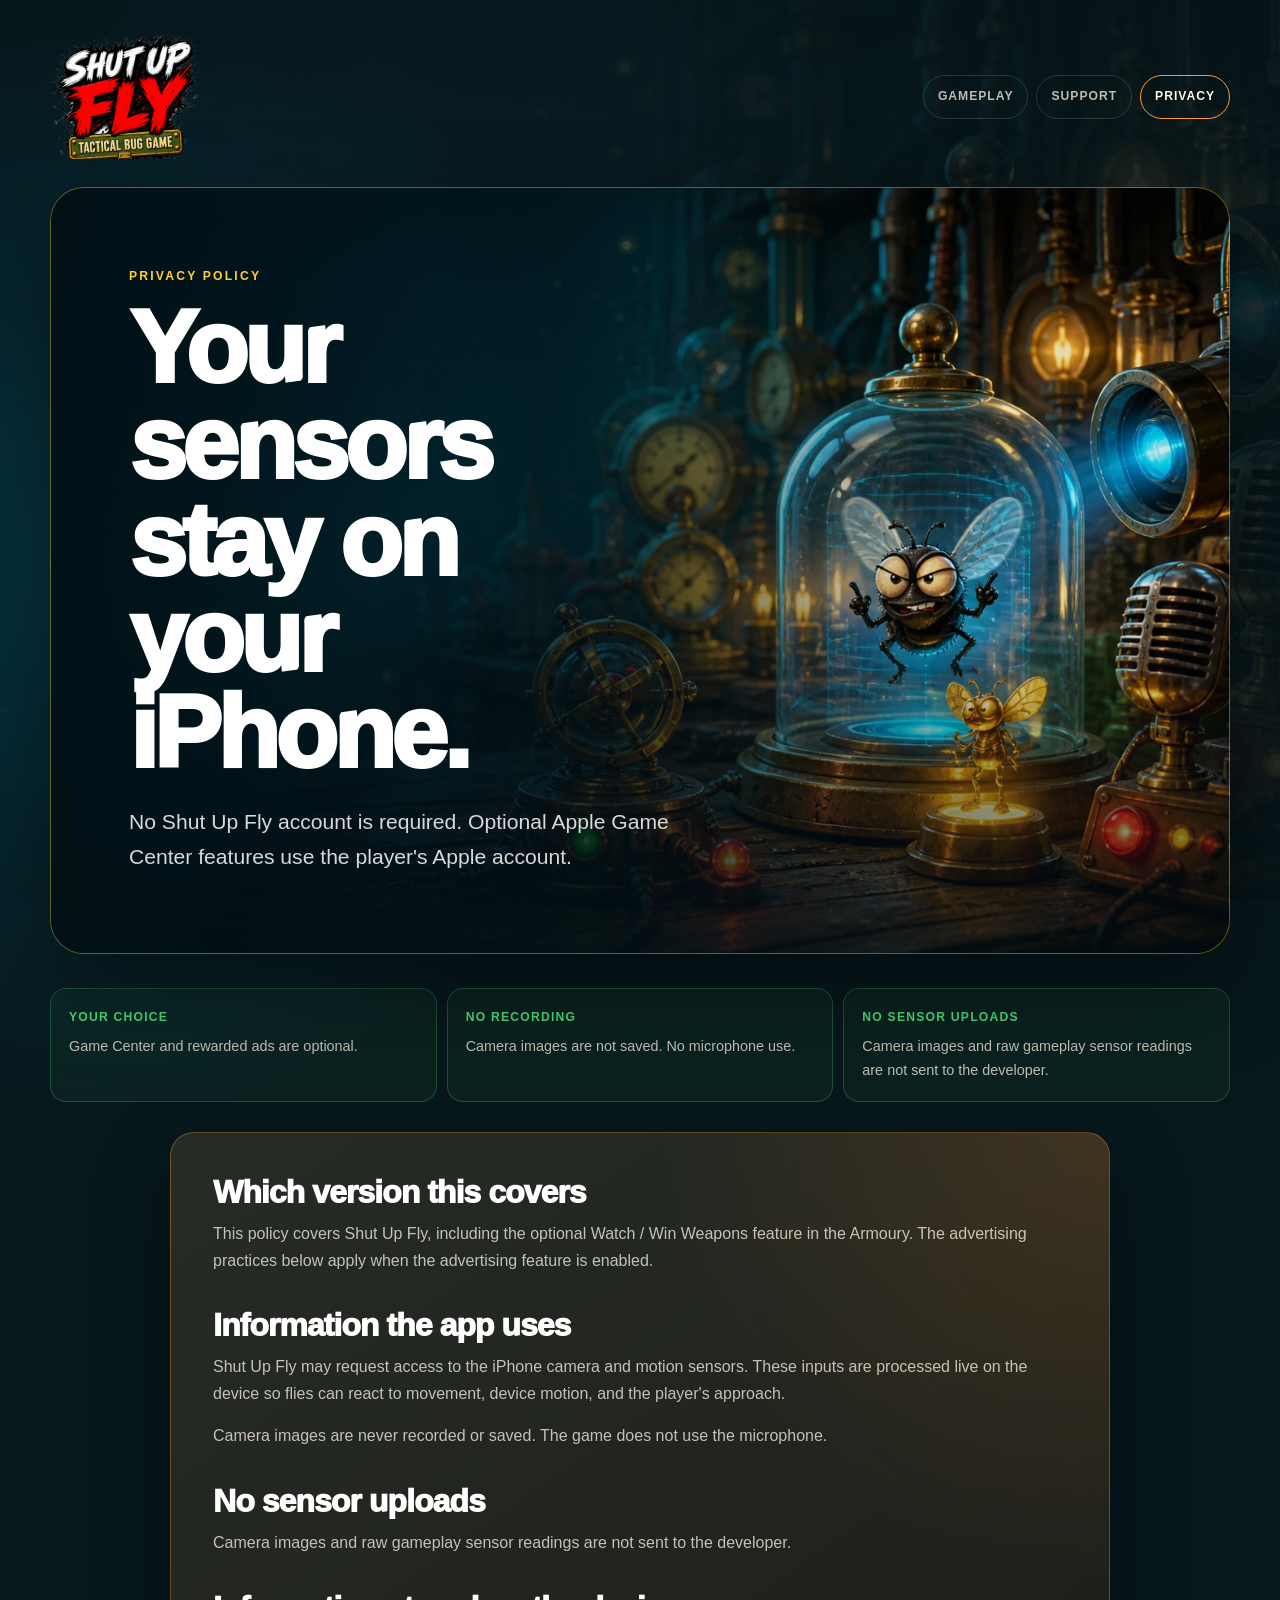
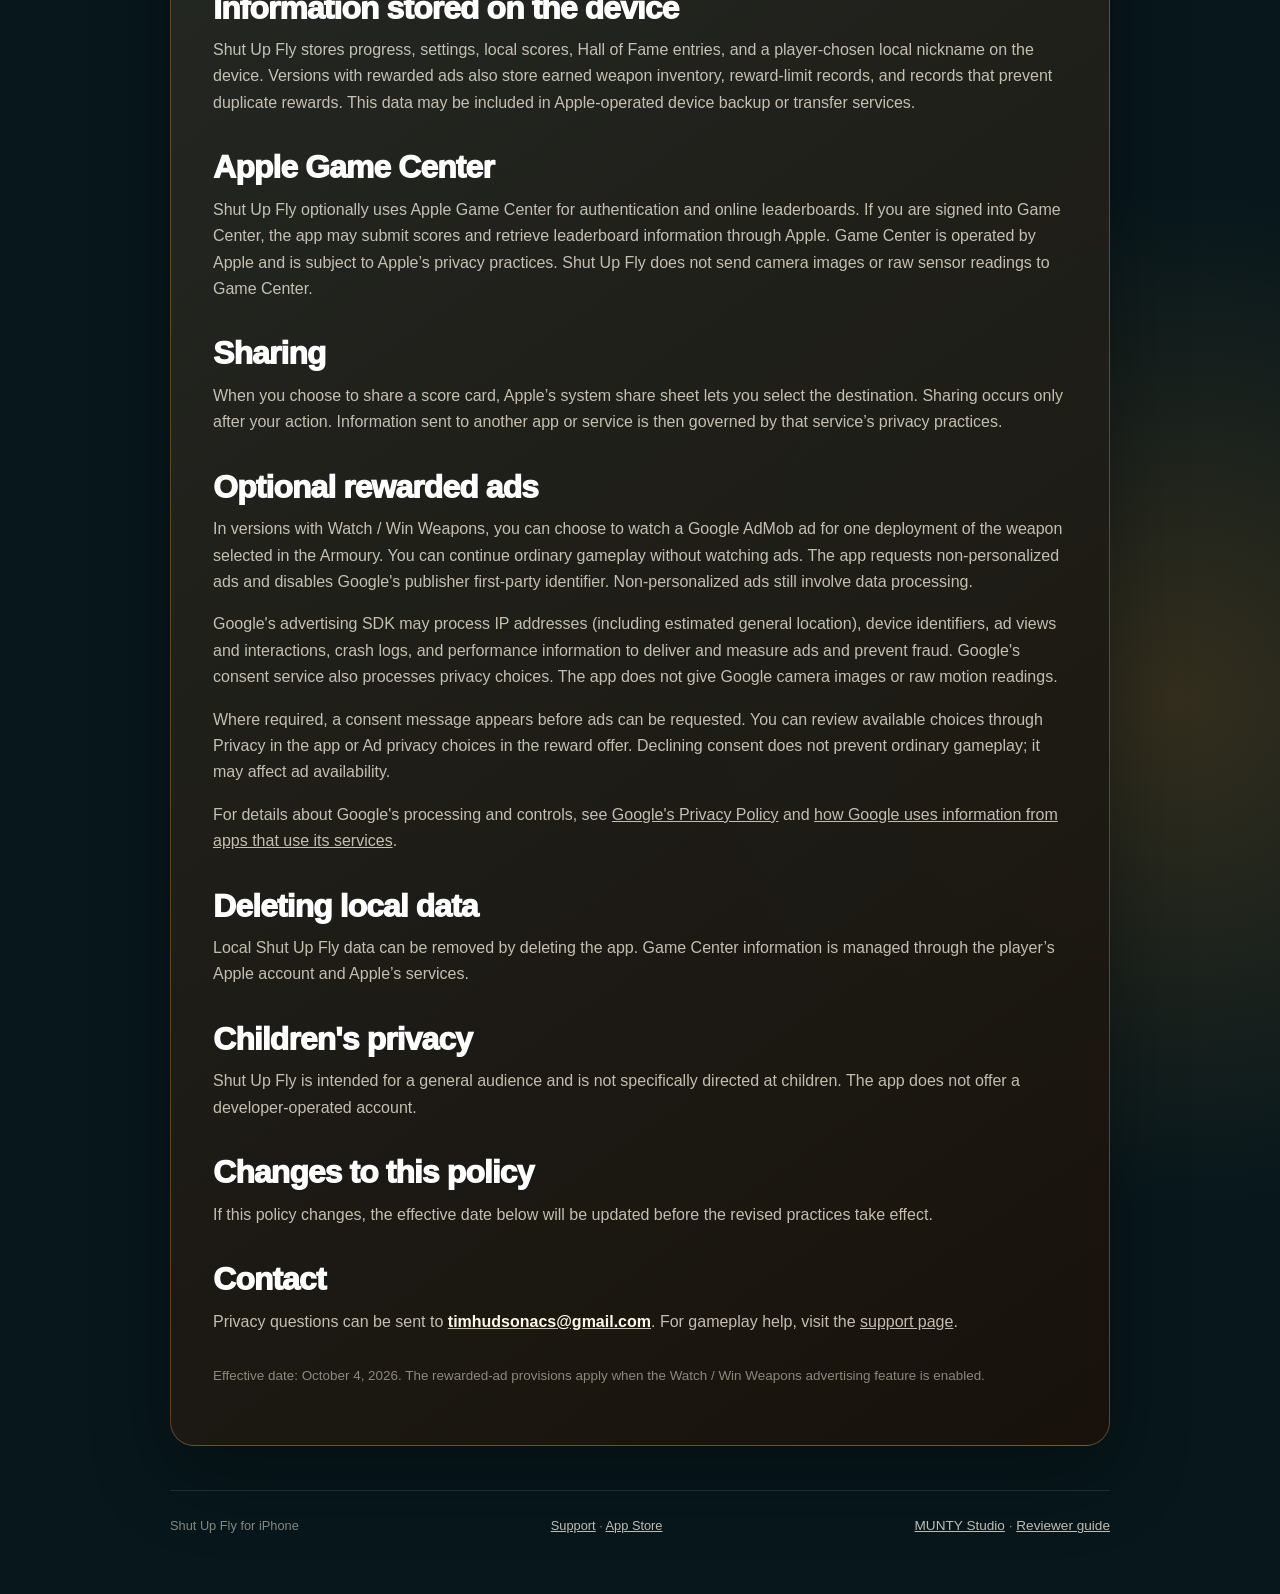
<file: privacy/index.html>
<!doctype html>
<html lang="en">
<head>
  <meta charset="utf-8" />
  <meta name="viewport" content="width=device-width, initial-scale=1" />
  <title>Shut Up Fly Privacy Policy</title>
  <meta name="description" content="Privacy policy for Shut Up Fly, including on-device sensors, local storage, Game Center, and optional rewarded ads in versions with Watch / Win Weapons." />
  <link rel="canonical" href="https://shutupfly.timhudson.com/privacy/" />
  <link rel="icon" href="/favicon.svg" type="image/svg+xml" />
  <link rel="preload" as="image" href="/media/sensor-lab-v1.webp" fetchpriority="high" />
  <link rel="stylesheet" href="/app.css?v=14" />
</head>
<body class="utility-page">
  <main class="app-shell">
    <nav class="app-nav" aria-label="Shut Up Fly">
      <a class="game-logo" href="/">
        <img src="/media/game-logo-cutout-v1.webp" width="800" height="784" alt="Shut Up Fly: Tactical Bug Game" />
      </a>
      <div class="app-links">
        <a href="/#gameplay">Gameplay</a>
        <a href="/support/">Support</a>
        <a href="/privacy/" aria-current="page">Privacy</a>
      </div>
    </nav>

    <header class="utility-hero">
      <p class="eyebrow">Privacy Policy</p>
      <h1>Your sensors stay on your iPhone.</h1>
      <p class="lede">No Shut Up Fly account is required. Optional Apple Game Center features use the player's Apple account.</p>
    </header>

    <div class="privacy-summary" aria-label="Privacy summary">
      <div><strong>Your choice</strong><span>Game Center and rewarded ads are optional.</span></div>
      <div><strong>No recording</strong><span>Camera images are not saved. No microphone use.</span></div>
      <div><strong>No sensor uploads</strong><span>Camera images and raw gameplay sensor readings are not sent to the developer.</span></div>
    </div>

    <article class="app-card">
      <h2>Which version this covers</h2>
      <p>This policy covers Shut Up Fly, including the optional Watch / Win Weapons feature in the Armoury. The advertising practices below apply when the advertising feature is enabled.</p>

      <h2>Information the app uses</h2>
      <p>Shut Up Fly may request access to the iPhone camera and motion sensors. These inputs are processed live on the device so flies can react to movement, device motion, and the player's approach.</p>
      <p>Camera images are never recorded or saved. The game does not use the microphone.</p>

      <h2>No sensor uploads</h2>
      <p>Camera images and raw gameplay sensor readings are not sent to the developer.</p>

      <h2>Information stored on the device</h2>
      <p>Shut Up Fly stores progress, settings, local scores, Hall of Fame entries, and a player-chosen local nickname on the device. Versions with rewarded ads also store earned weapon inventory, reward-limit records, and records that prevent duplicate rewards. This data may be included in Apple-operated device backup or transfer services.</p>

      <h2>Apple Game Center</h2>
      <p>Shut Up Fly optionally uses Apple Game Center for authentication and online leaderboards. If you are signed into Game Center, the app may submit scores and retrieve leaderboard information through Apple. Game Center is operated by Apple and is subject to Apple’s privacy practices. Shut Up Fly does not send camera images or raw sensor readings to Game Center.</p>

      <h2>Sharing</h2>
      <p>When you choose to share a score card, Apple’s system share sheet lets you select the destination. Sharing occurs only after your action. Information sent to another app or service is then governed by that service’s privacy practices.</p>

      <h2>Optional rewarded ads</h2>
      <p>In versions with Watch / Win Weapons, you can choose to watch a Google AdMob ad for one deployment of the weapon selected in the Armoury. You can continue ordinary gameplay without watching ads. The app requests non-personalized ads and disables Google's publisher first-party identifier. Non-personalized ads still involve data processing.</p>
      <p>Google's advertising SDK may process IP addresses (including estimated general location), device identifiers, ad views and interactions, crash logs, and performance information to deliver and measure ads and prevent fraud. Google's consent service also processes privacy choices. The app does not give Google camera images or raw motion readings.</p>
      <p>Where required, a consent message appears before ads can be requested. You can review available choices through Privacy in the app or Ad privacy choices in the reward offer. Declining consent does not prevent ordinary gameplay; it may affect ad availability.</p>
      <p>For details about Google's processing and controls, see <a href="https://policies.google.com/privacy">Google's Privacy Policy</a> and <a href="https://policies.google.com/technologies/partner-sites">how Google uses information from apps that use its services</a>.</p>

      <h2>Deleting local data</h2>
      <p>Local Shut Up Fly data can be removed by deleting the app. Game Center information is managed through the player’s Apple account and Apple’s services.</p>

      <h2>Children's privacy</h2>
      <p>Shut Up Fly is intended for a general audience and is not specifically directed at children. The app does not offer a developer-operated account.</p>

      <h2>Changes to this policy</h2>
      <p>If this policy changes, the effective date below will be updated before the revised practices take effect.</p>

      <h2>Contact</h2>
      <p>Privacy questions can be sent to <a href="mailto:timhudsonacs@gmail.com?subject=Shut%20Up%20Fly%20Privacy"><strong>timhudsonacs@gmail.com</strong></a>. For gameplay help, visit the <a href="/support/">support page</a>.</p>

      <p class="updated">Effective date: October 4, 2026. The rewarded-ad provisions apply when the Watch / Win Weapons advertising feature is enabled.</p>
    </article>

    <footer class="app-footer">
      <span>Shut Up Fly for iPhone</span>
      <span><a href="/support/">Support</a> · <a href="https://apps.apple.com/app/apple-store/id6797986930?pt=127545438&amp;ct=website&amp;mt=8">App Store</a></span>
    <p class="site-review-link"><a href="/studio/">MUNTY Studio</a> · <a href="/review/">Reviewer guide</a></p>
  </footer>
  </main>
</body>
</html>
</file>
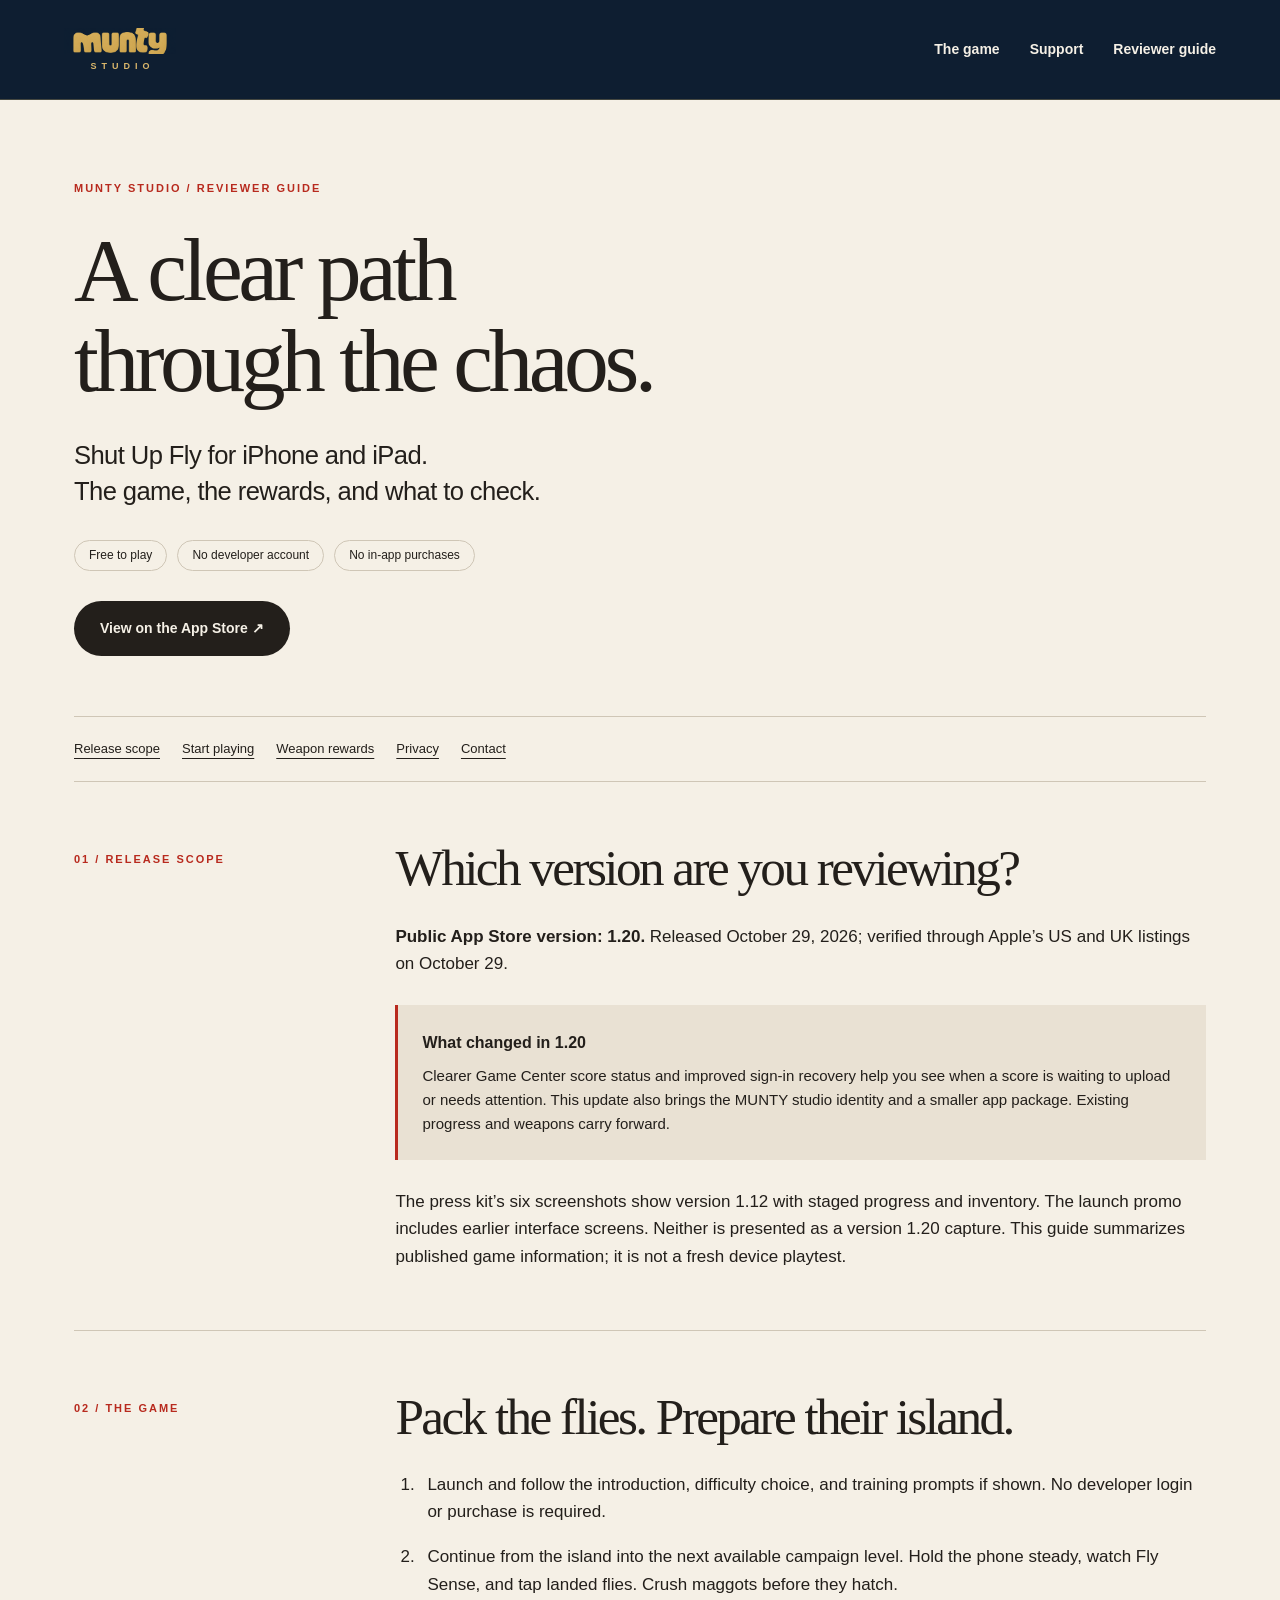
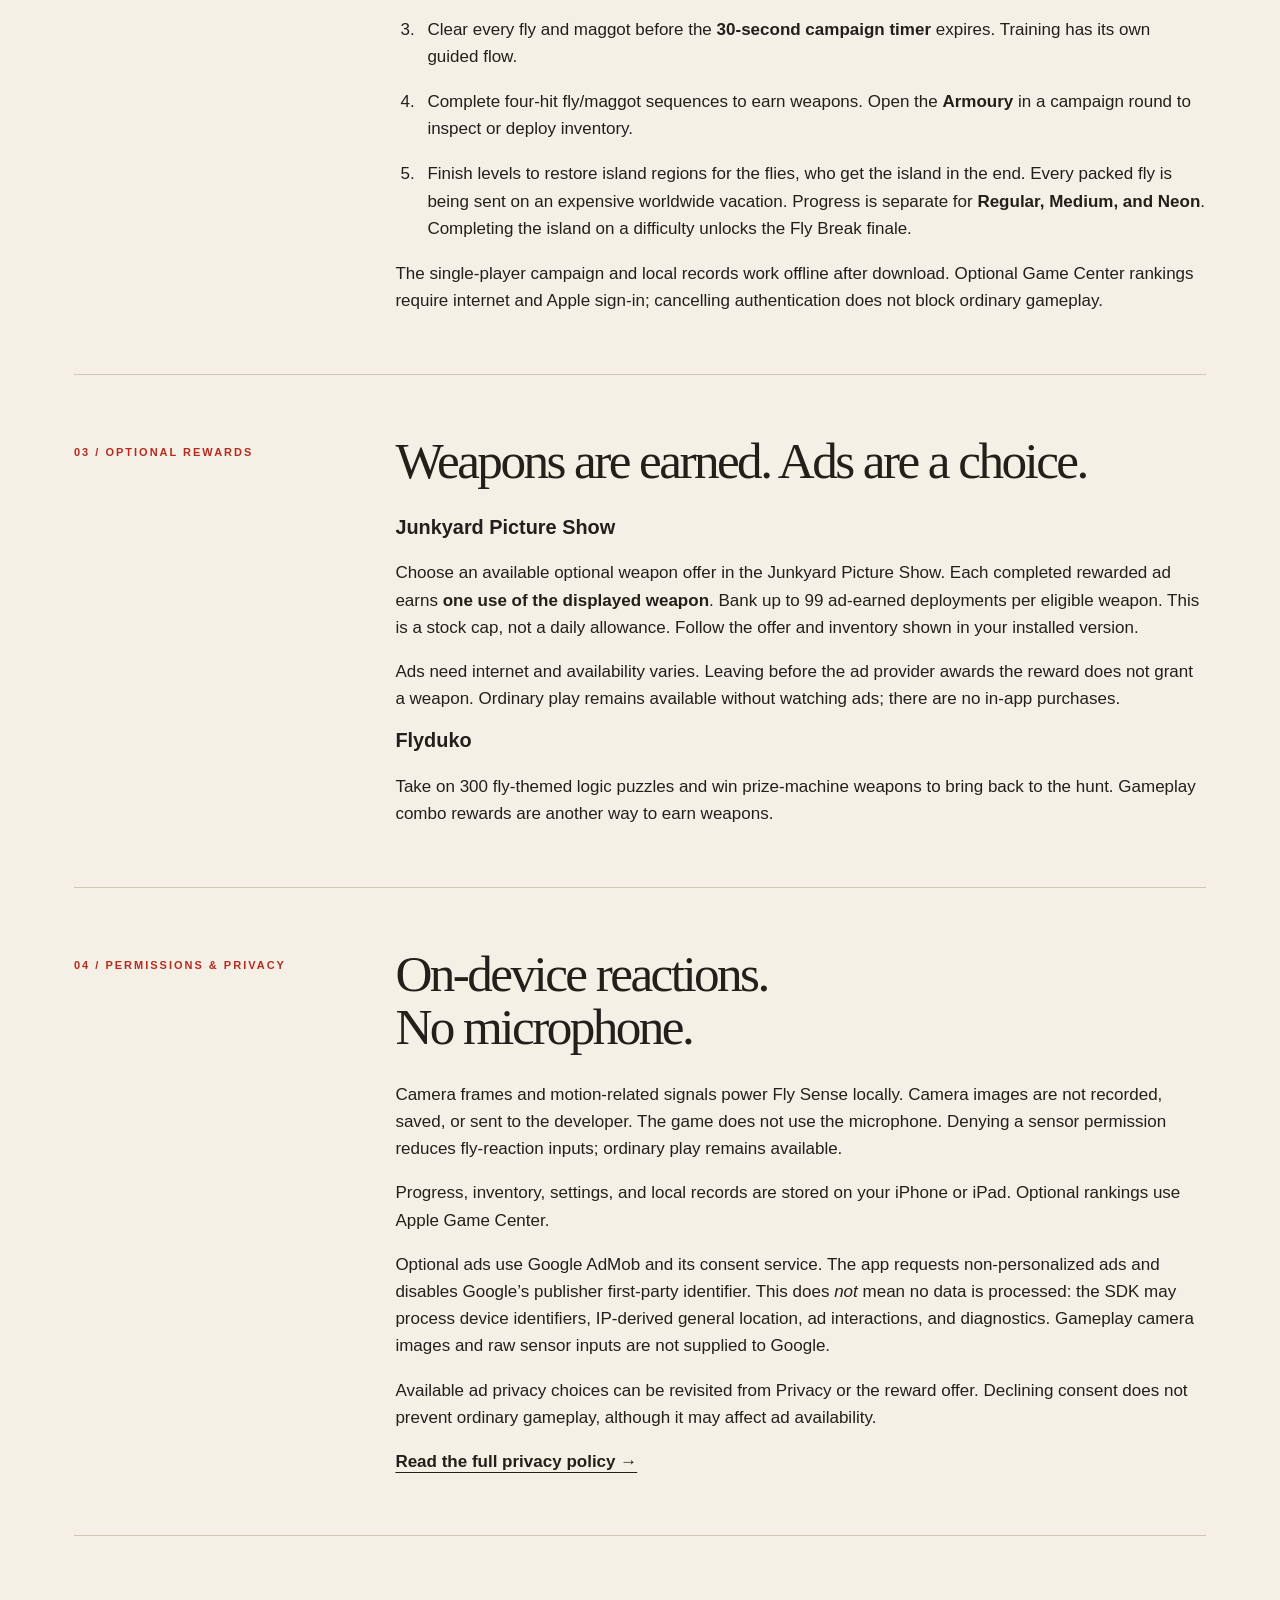
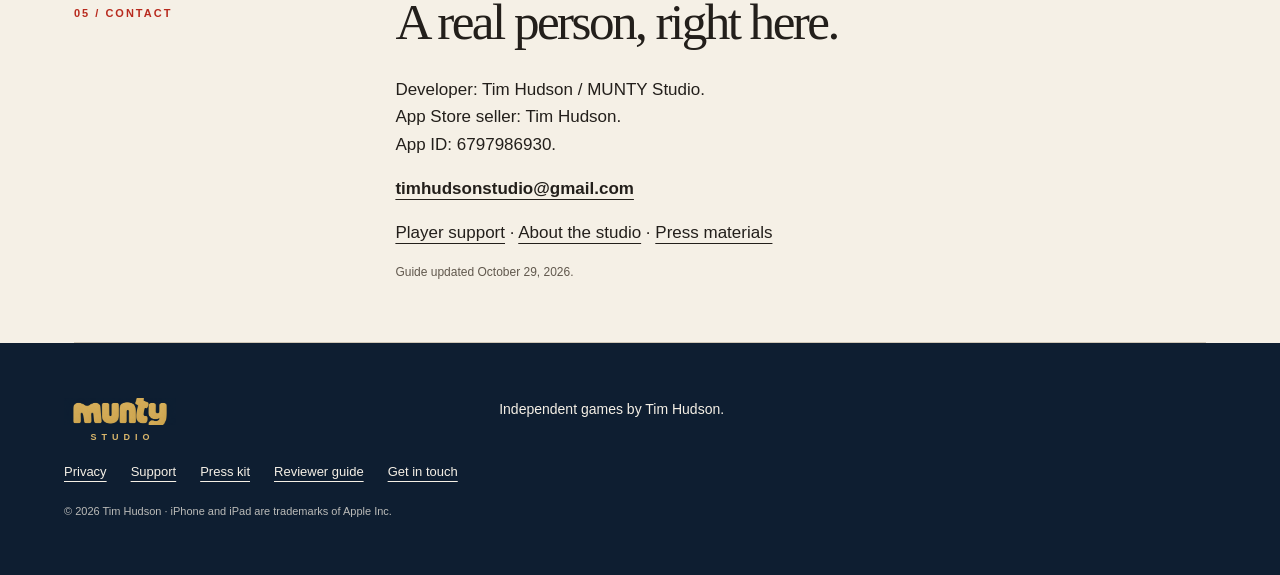
<file: review/index.html>
<!doctype html>
<html lang="en">
<head>
  <meta charset="utf-8" />
  <meta name="viewport" content="width=device-width, initial-scale=1" />
  <title>Shut Up Fly Reviewer Guide | MUNTY Studio</title>
  <meta name="description" content="Official reviewer guide for Shut Up Fly: island progression, optional weapon-reward ads, Flyduko, permissions, and release-specific review notes." />
  <link rel="canonical" href="https://shutupfly.timhudson.com/review/" />
  <meta property="og:type" content="website" />
  <meta property="og:title" content="Shut Up Fly Reviewer Guide | MUNTY Studio" />
  <meta property="og:description" content="Official reviewer guide for Shut Up Fly: island progression, optional weapon-reward ads, Flyduko, permissions, and release-specific review notes." />
  <meta property="og:url" content="https://shutupfly.timhudson.com/review/" />
  <meta property="og:image" content="https://shutupfly.timhudson.com/media/hero-universe-v1.jpg" />
  <meta name="twitter:card" content="summary_large_image" />
  <meta name="apple-itunes-app" content="app-id=6797986930, affiliate-data=pt=127545438&amp;ct=website&amp;mt=8" />
  <link rel="icon" href="/media/munty-studio.png?v=munty-gold-navy" type="image/png" />
  <link rel="stylesheet" href="/studio.css?v=6" />
</head>
<body class="review-page">
<a class="skip" href="#main">Skip to content</a>
<header class="studio-nav"><a class="wordmark" href="/studio/" aria-label="MUNTY Studio home"><span class="munted-art"><img src="/media/munty-studio.png?v=munty-gold-navy" width="1672" height="941" alt="" /></span><span class="wordmark-label">STUDIO</span></a>
<nav aria-label="Main navigation"><a href="/">The game</a><a href="/support/">Support</a><a href="/review/">Reviewer guide</a></nav></header>
<main id="main" class="review-main">
<header class="review-hero"><p class="kicker">MUNTY Studio / Reviewer guide</p><h1>A clear path<br />through the chaos.</h1><p class="large-copy">Shut Up Fly for iPhone and iPad.<br />The game, the rewards, and what to check.</p><div class="review-chips"><span>Free to play</span><span>No developer account</span><span>No in-app purchases</span></div><a class="pill" href="https://apps.apple.com/app/apple-store/id6797986930?pt=127545438&amp;ct=website&amp;mt=8">View on the App Store ↗</a></header>
<nav class="review-jump" aria-label="Guide sections"><a href="#versions">Release scope</a><a href="#play">Start playing</a><a href="#rewards">Weapon rewards</a><a href="#privacy">Privacy</a><a href="#contact">Contact</a></nav>
<section id="versions" class="review-block"><p class="kicker">01 / Release scope</p><div><h2>Which version are you reviewing?</h2><p><strong>Public App Store version: 1.20.</strong> Released October 29, 2026; verified through Apple’s US and UK listings on October 29.</p><aside class="review-note"><strong>What changed in 1.20</strong><p>Clearer Game Center score status and improved sign-in recovery help you see when a score is waiting to upload or needs attention. This update also brings the MUNTY studio identity and a smaller app package. Existing progress and weapons carry forward.</p></aside><p>The press kit’s six screenshots show version 1.12 with staged progress and inventory. The launch promo includes earlier interface screens. Neither is presented as a version 1.20 capture. This guide summarizes published game information; it is not a fresh device playtest.</p></div></section>
<section id="play" class="review-block"><p class="kicker">02 / The game</p><div><h2>Pack the flies. Prepare their island.</h2><ol class="review-steps"><li>Launch and follow the introduction, difficulty choice, and training prompts if shown. No developer login or purchase is required.</li><li>Continue from the island into the next available campaign level. Hold the phone steady, watch Fly Sense, and tap landed flies. Crush maggots before they hatch.</li><li>Clear every fly and maggot before the <strong>30-second campaign timer</strong> expires. Training has its own guided flow.</li><li>Complete four-hit fly/maggot sequences to earn weapons. Open the <strong>Armoury</strong> in a campaign round to inspect or deploy inventory.</li><li>Finish levels to restore island regions for the flies, who get the island in the end. Every packed fly is being sent on an expensive worldwide vacation. Progress is separate for <strong>Regular, Medium, and Neon</strong>. Completing the island on a difficulty unlocks the Fly Break finale.</li></ol><p>The single-player campaign and local records work offline after download. Optional Game Center rankings require internet and Apple sign-in; cancelling authentication does not block ordinary gameplay.</p></div></section>
<section id="rewards" class="review-block"><p class="kicker">03 / Optional rewards</p><div><h2>Weapons are earned. Ads are a choice.</h2><h3>Junkyard Picture Show</h3><p>Choose an available optional weapon offer in the Junkyard Picture Show. Each completed rewarded ad earns <strong>one use of the displayed weapon</strong>. Bank up to 99 ad-earned deployments per eligible weapon. This is a stock cap, not a daily allowance. Follow the offer and inventory shown in your installed version.</p><p>Ads need internet and availability varies. Leaving before the ad provider awards the reward does not grant a weapon. Ordinary play remains available without watching ads; there are no in-app purchases.</p><h3>Flyduko</h3><p>Take on 300 fly-themed logic puzzles and win prize-machine weapons to bring back to the hunt. Gameplay combo rewards are another way to earn weapons.</p></div></section>
<section id="privacy" class="review-block"><p class="kicker">04 / Permissions &amp; privacy</p><div><h2>On-device reactions.<br />No microphone.</h2><p>Camera frames and motion-related signals power Fly Sense locally. Camera images are not recorded, saved, or sent to the developer. The game does not use the microphone. Denying a sensor permission reduces fly-reaction inputs; ordinary play remains available.</p><p>Progress, inventory, settings, and local records are stored on your iPhone or iPad. Optional rankings use Apple Game Center.</p><p>Optional ads use Google AdMob and its consent service. The app requests non-personalized ads and disables Google’s publisher first-party identifier. This does <em>not</em> mean no data is processed: the SDK may process device identifiers, IP-derived general location, ad interactions, and diagnostics. Gameplay camera images and raw sensor inputs are not supplied to Google.</p><p>Available ad privacy choices can be revisited from Privacy or the reward offer. Declining consent does not prevent ordinary gameplay, although it may affect ad availability.</p><a class="text-link" href="/privacy/">Read the full privacy policy →</a></div></section>
<section id="contact" class="review-block"><p class="kicker">05 / Contact</p><div><h2>A real person, right here.</h2><p>Developer: Tim Hudson / MUNTY Studio.<br />App Store seller: Tim Hudson.<br />App ID: 6797986930.</p><p><a class="text-link" href="mailto:timhudsonstudio@gmail.com?subject=Shut%20Up%20Fly%20Review">timhudsonstudio@gmail.com</a></p><p><a href="/support/">Player support</a> · <a href="/studio/">About the studio</a> · <a href="/press/">Press materials</a></p><p class="fineprint">Guide updated October 29, 2026.</p></div></section>
</main><footer class="studio-footer"><a class="wordmark" href="/studio/" aria-label="MUNTY Studio home"><span class="munted-art"><img src="/media/munty-studio.png?v=munty-gold-navy" width="1672" height="941" alt="" /></span><span class="wordmark-label">STUDIO</span></a><p>Independent games by Tim Hudson.</p><nav aria-label="Footer"><a href="/privacy/">Privacy</a><a href="/support/">Support</a><a href="/press/">Press kit</a><a href="/review/">Reviewer guide</a><a href="mailto:timhudsonstudio@gmail.com">Get in touch</a></nav><small>© 2026 Tim Hudson · iPhone and iPad are trademarks of Apple Inc.</small></footer>
</body></html>
</file>
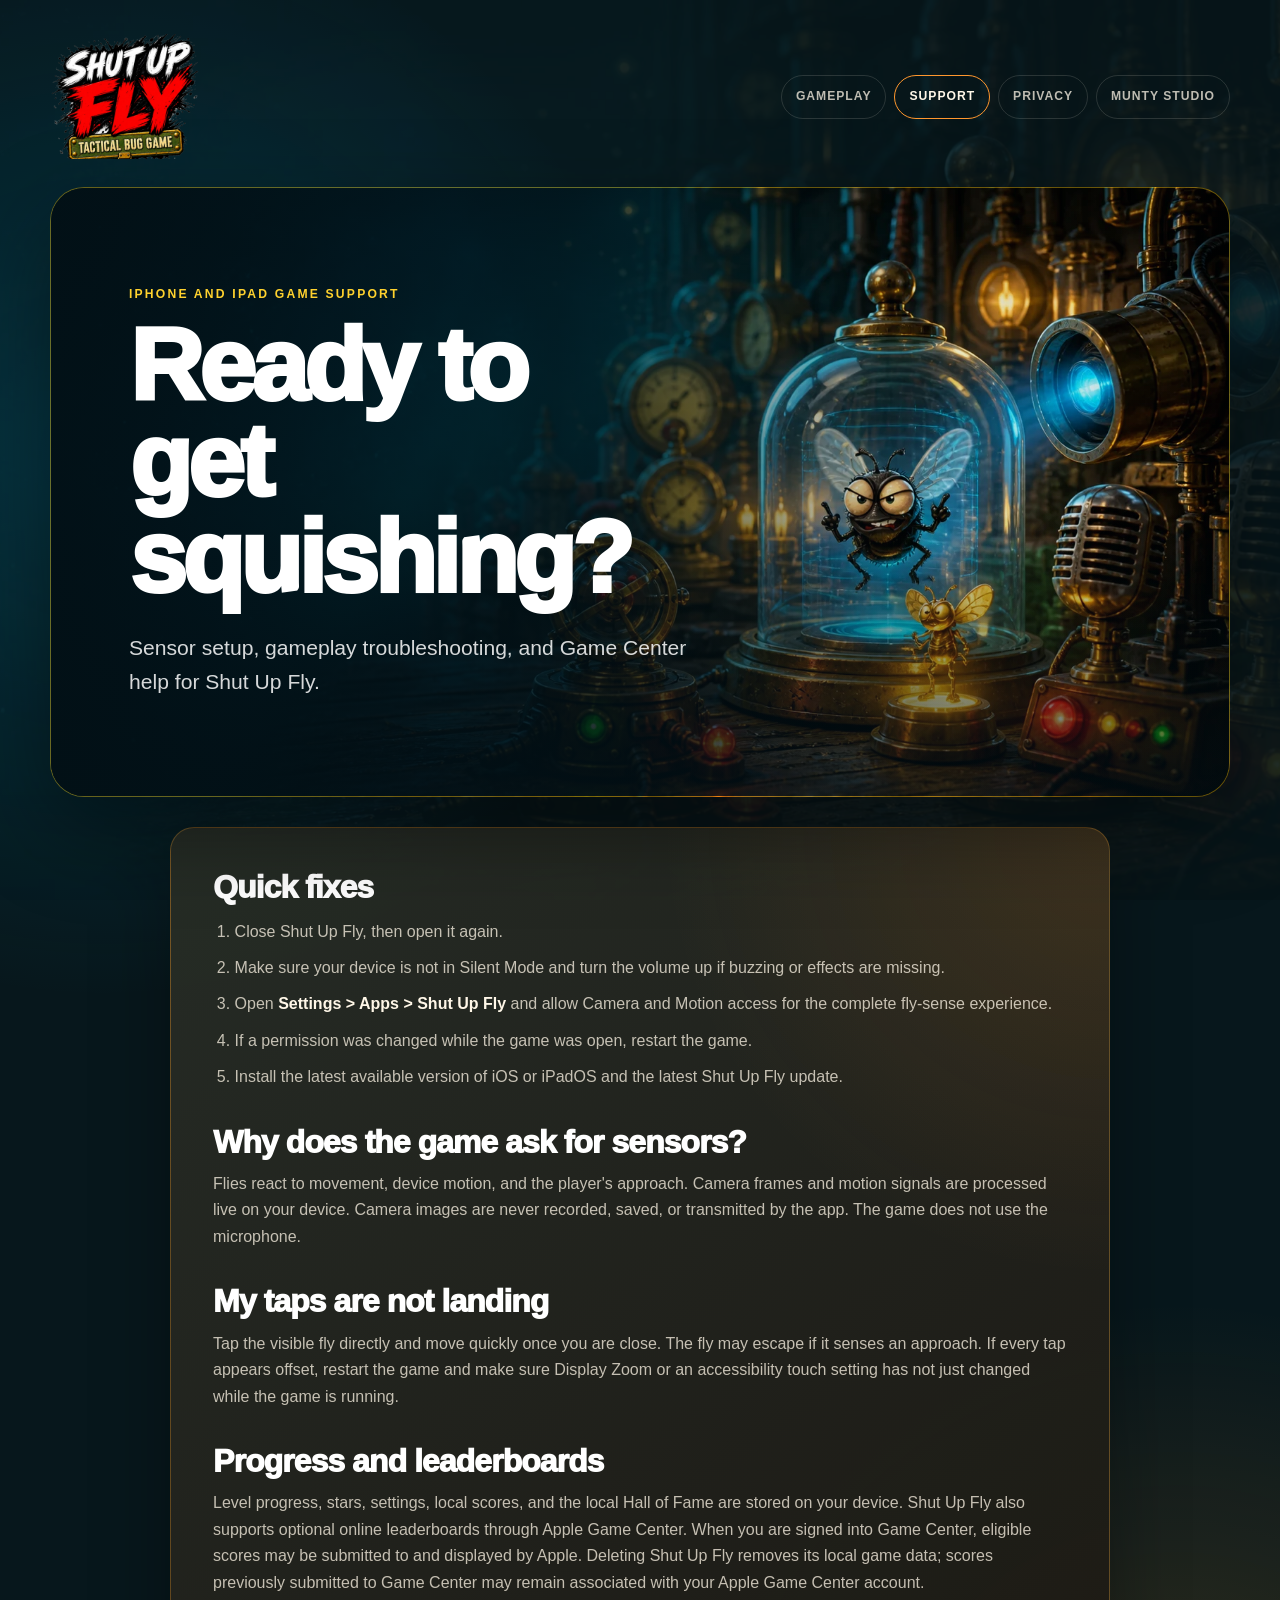
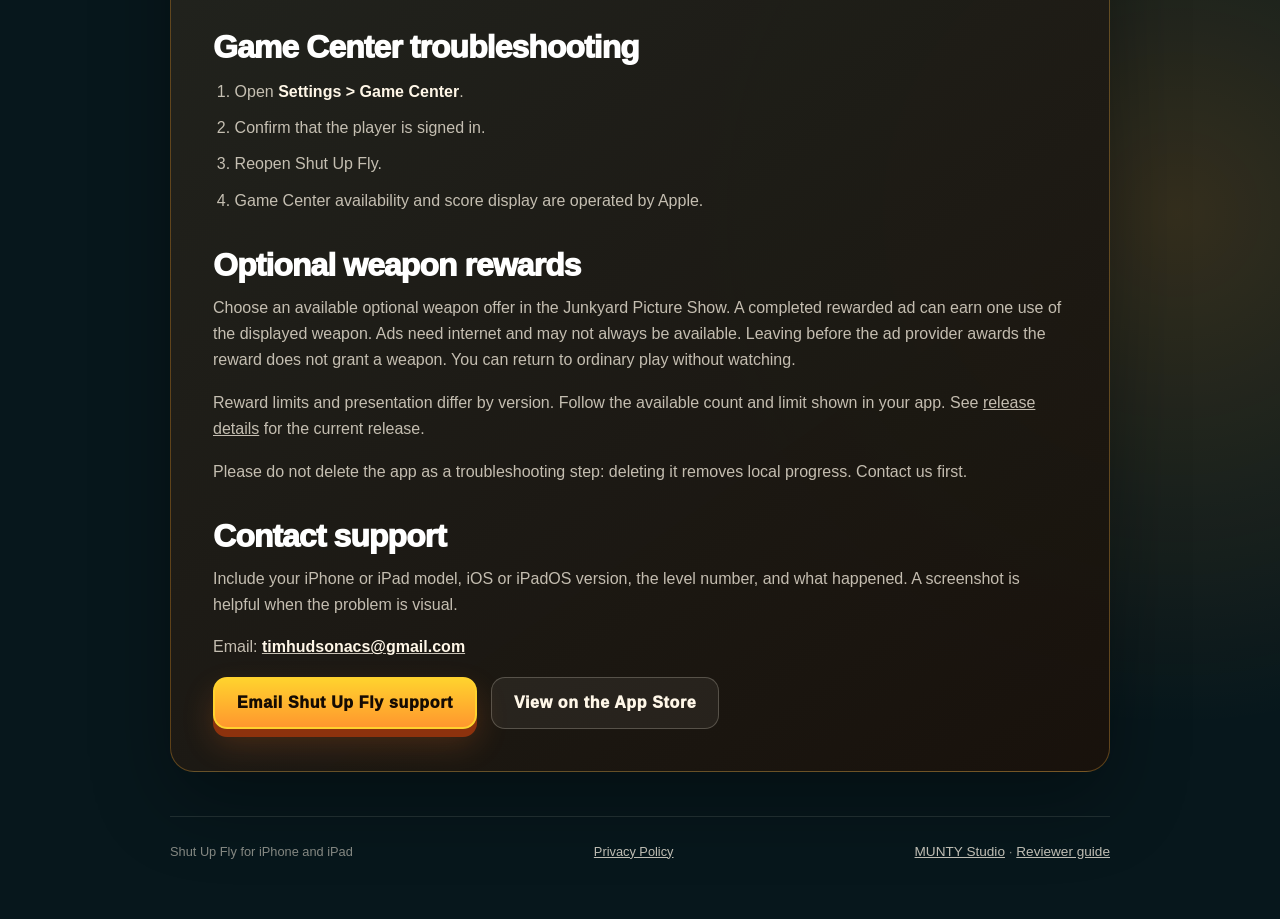
<file: support/index.html>
<!doctype html>
<html lang="en">
<head>
  <meta charset="utf-8" />
  <meta name="viewport" content="width=device-width, initial-scale=1" />
  <title>Shut Up Fly Support</title>
  <meta name="description" content="Support, sensor setup, gameplay troubleshooting, and Apple Game Center help for Shut Up Fly on iPhone and iPad." />
  <link rel="canonical" href="https://shutupfly.timhudson.com/support/" />
  <meta name="apple-itunes-app" content="app-id=6797986930, affiliate-data=pt=127545438&amp;ct=website&amp;mt=8" />
  <link rel="icon" href="/favicon.svg" type="image/svg+xml" />
  <link rel="preload" as="image" href="/media/sensor-lab-v1.webp" fetchpriority="high" />
  <link rel="stylesheet" href="/app.css?v=14" />
</head>
<body class="utility-page">
  <main class="app-shell">
    <nav class="app-nav" aria-label="Shut Up Fly">
      <a class="game-logo" href="/">
        <img src="/media/game-logo-cutout-v1.webp" width="800" height="784" alt="Shut Up Fly: Tactical Bug Game" />
      </a>
      <div class="app-links">
        <a href="/#gameplay">Gameplay</a>
        <a href="/support/" aria-current="page">Support</a>
        <a href="/privacy/">Privacy</a><a href="/studio/">MUNTY Studio</a>
      </div>
    </nav>

    <header class="utility-hero">
      <p class="eyebrow">iPhone and iPad game support</p>
      <h1>Ready to get squishing?</h1>
      <p class="lede">Sensor setup, gameplay troubleshooting, and Game Center help for Shut Up Fly.</p>
    </header>

    <article class="app-card">
      <h2>Quick fixes</h2>
      <ol>
        <li>Close Shut Up Fly, then open it again.</li>
        <li>Make sure your device is not in Silent Mode and turn the volume up if buzzing or effects are missing.</li>
        <li>Open <strong>Settings &gt; Apps &gt; Shut Up Fly</strong> and allow Camera and Motion access for the complete fly-sense experience.</li>
        <li>If a permission was changed while the game was open, restart the game.</li>
        <li>Install the latest available version of iOS or iPadOS and the latest Shut Up Fly update.</li>
      </ol>

      <h2>Why does the game ask for sensors?</h2>
      <p>Flies react to movement, device motion, and the player's approach. Camera frames and motion signals are processed live on your device. Camera images are never recorded, saved, or transmitted by the app. The game does not use the microphone.</p>

      <h2>My taps are not landing</h2>
      <p>Tap the visible fly directly and move quickly once you are close. The fly may escape if it senses an approach. If every tap appears offset, restart the game and make sure Display Zoom or an accessibility touch setting has not just changed while the game is running.</p>

      <h2>Progress and leaderboards</h2>
      <p>Level progress, stars, settings, local scores, and the local Hall of Fame are stored on your device. Shut Up Fly also supports optional online leaderboards through Apple Game Center. When you are signed into Game Center, eligible scores may be submitted to and displayed by Apple. Deleting Shut Up Fly removes its local game data; scores previously submitted to Game Center may remain associated with your Apple Game Center account.</p>

      <h2>Game Center troubleshooting</h2>
      <ol>
        <li>Open <strong>Settings &gt; Game Center</strong>.</li>
        <li>Confirm that the player is signed in.</li>
        <li>Reopen Shut Up Fly.</li>
        <li>Game Center availability and score display are operated by Apple.</li>
      </ol>

      <h2>Optional weapon rewards</h2>
      <p>Choose an available optional weapon offer in the Junkyard Picture Show. A completed rewarded ad can earn one use of the displayed weapon. Ads need internet and may not always be available. Leaving before the ad provider awards the reward does not grant a weapon. You can return to ordinary play without watching.</p>
      <p>Reward limits and presentation differ by version. Follow the available count and limit shown in your app. See <a href="/review/#versions">release details</a> for the current release.</p>
      <p>Please do not delete the app as a troubleshooting step: deleting it removes local progress. Contact us first.</p>
      <h2>Contact support</h2>
      <p>Include your iPhone or iPad model, iOS or iPadOS version, the level number, and what happened. A screenshot is helpful when the problem is visual.</p>
      <p>Email: <a href="mailto:timhudsonacs@gmail.com?subject=Shut%20Up%20Fly%20Support"><strong>timhudsonacs@gmail.com</strong></a></p>
      <div class="button-row">
        <a class="primary-button" href="mailto:timhudsonacs@gmail.com?subject=Shut%20Up%20Fly%20Support">Email Shut Up Fly support</a>
        <a class="secondary-button" href="https://apps.apple.com/app/apple-store/id6797986930?pt=127545438&amp;ct=website&amp;mt=8">View on the App Store</a>
      </div>
    </article>

    <footer class="app-footer">
      <span>Shut Up Fly for iPhone and iPad</span>
      <span><a href="/privacy/">Privacy Policy</a></span>
    <p class="site-review-link"><a href="/studio/">MUNTY Studio</a> · <a href="/review/">Reviewer guide</a></p>
  </footer>
  </main>
</body>
</html>
</file>
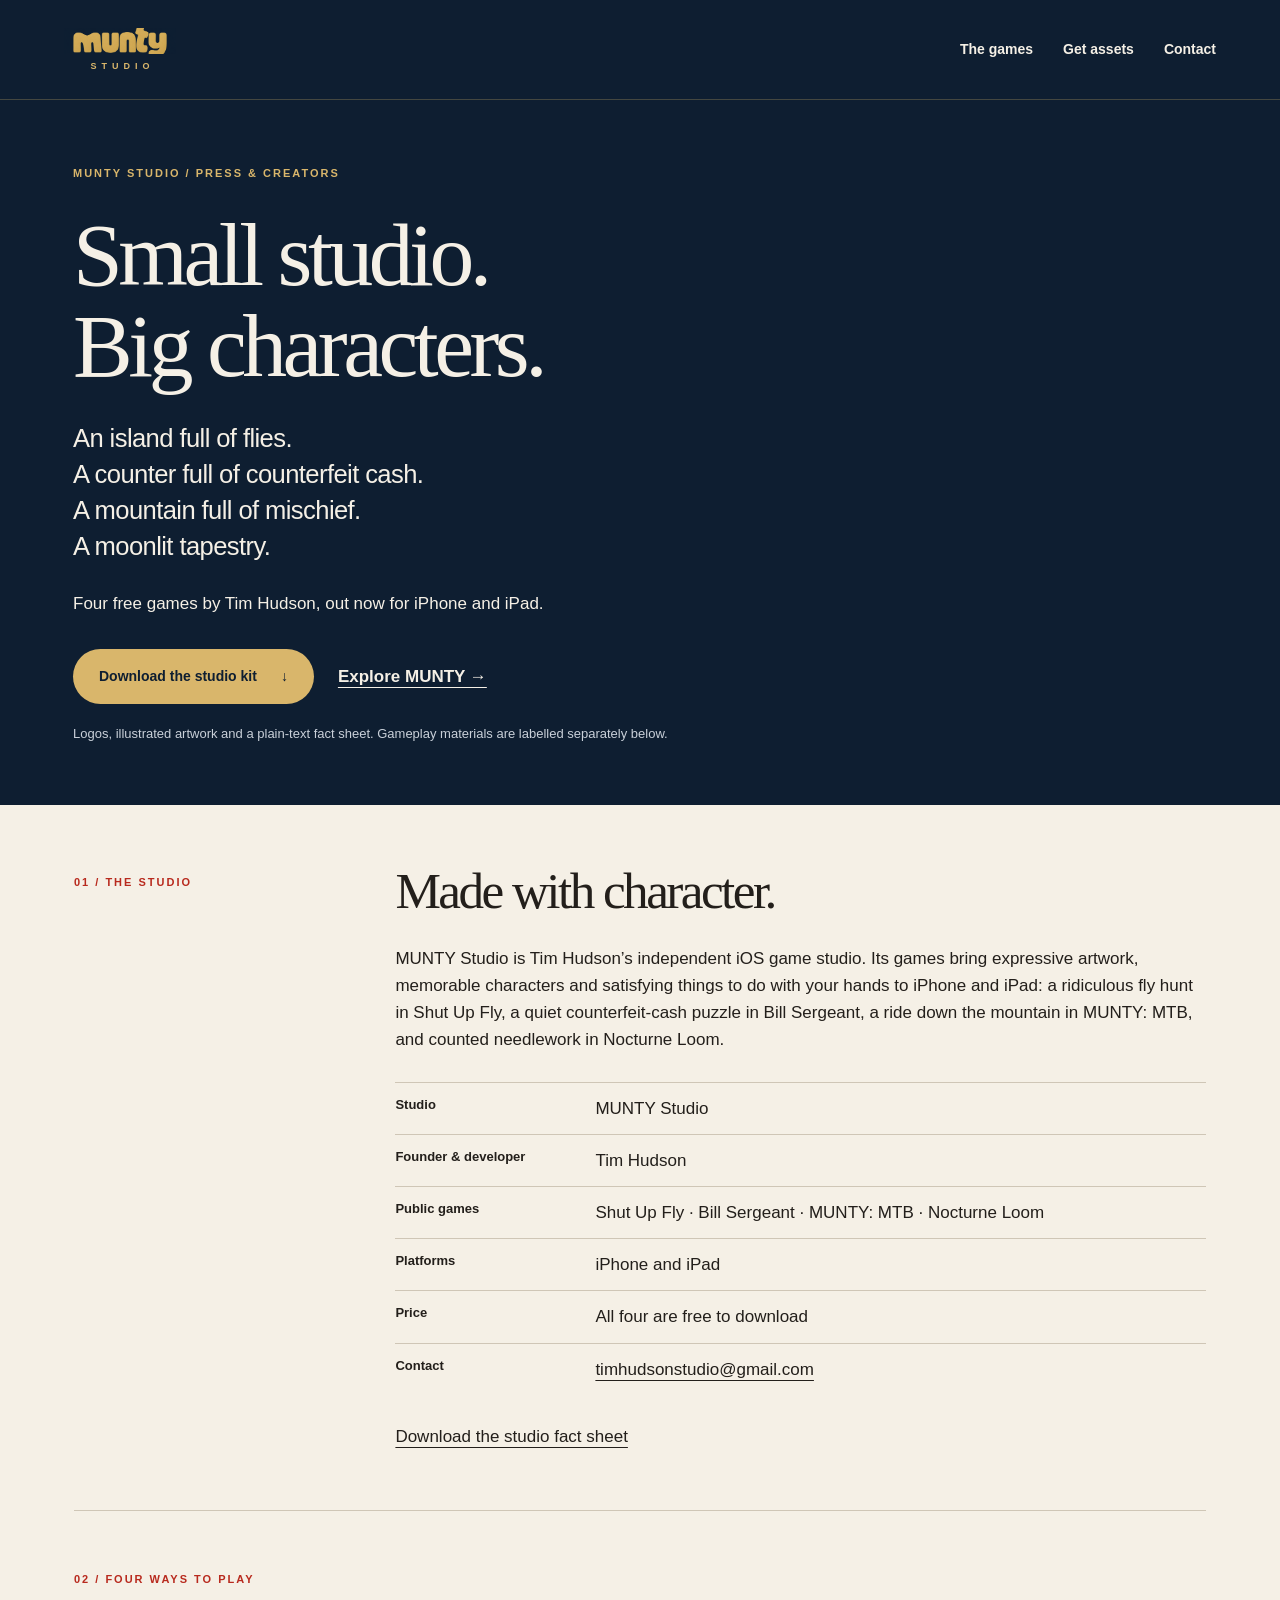
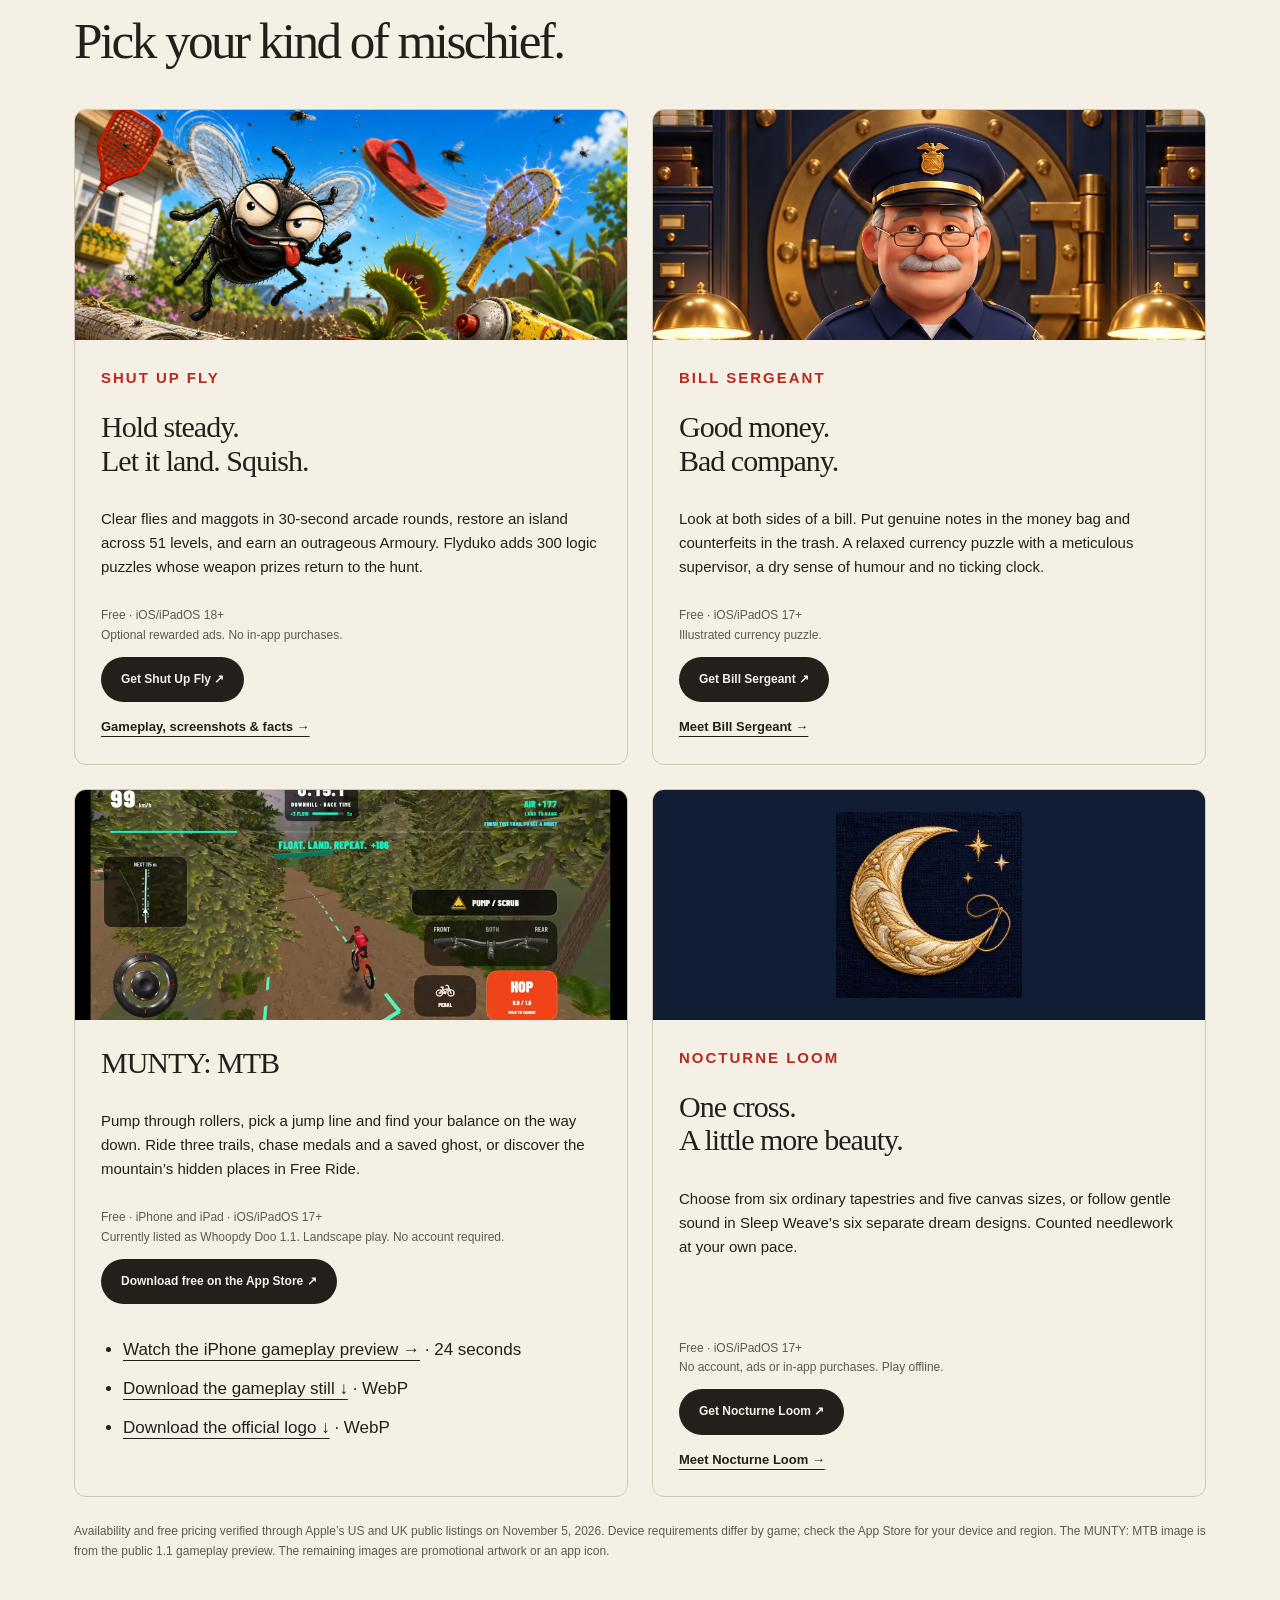
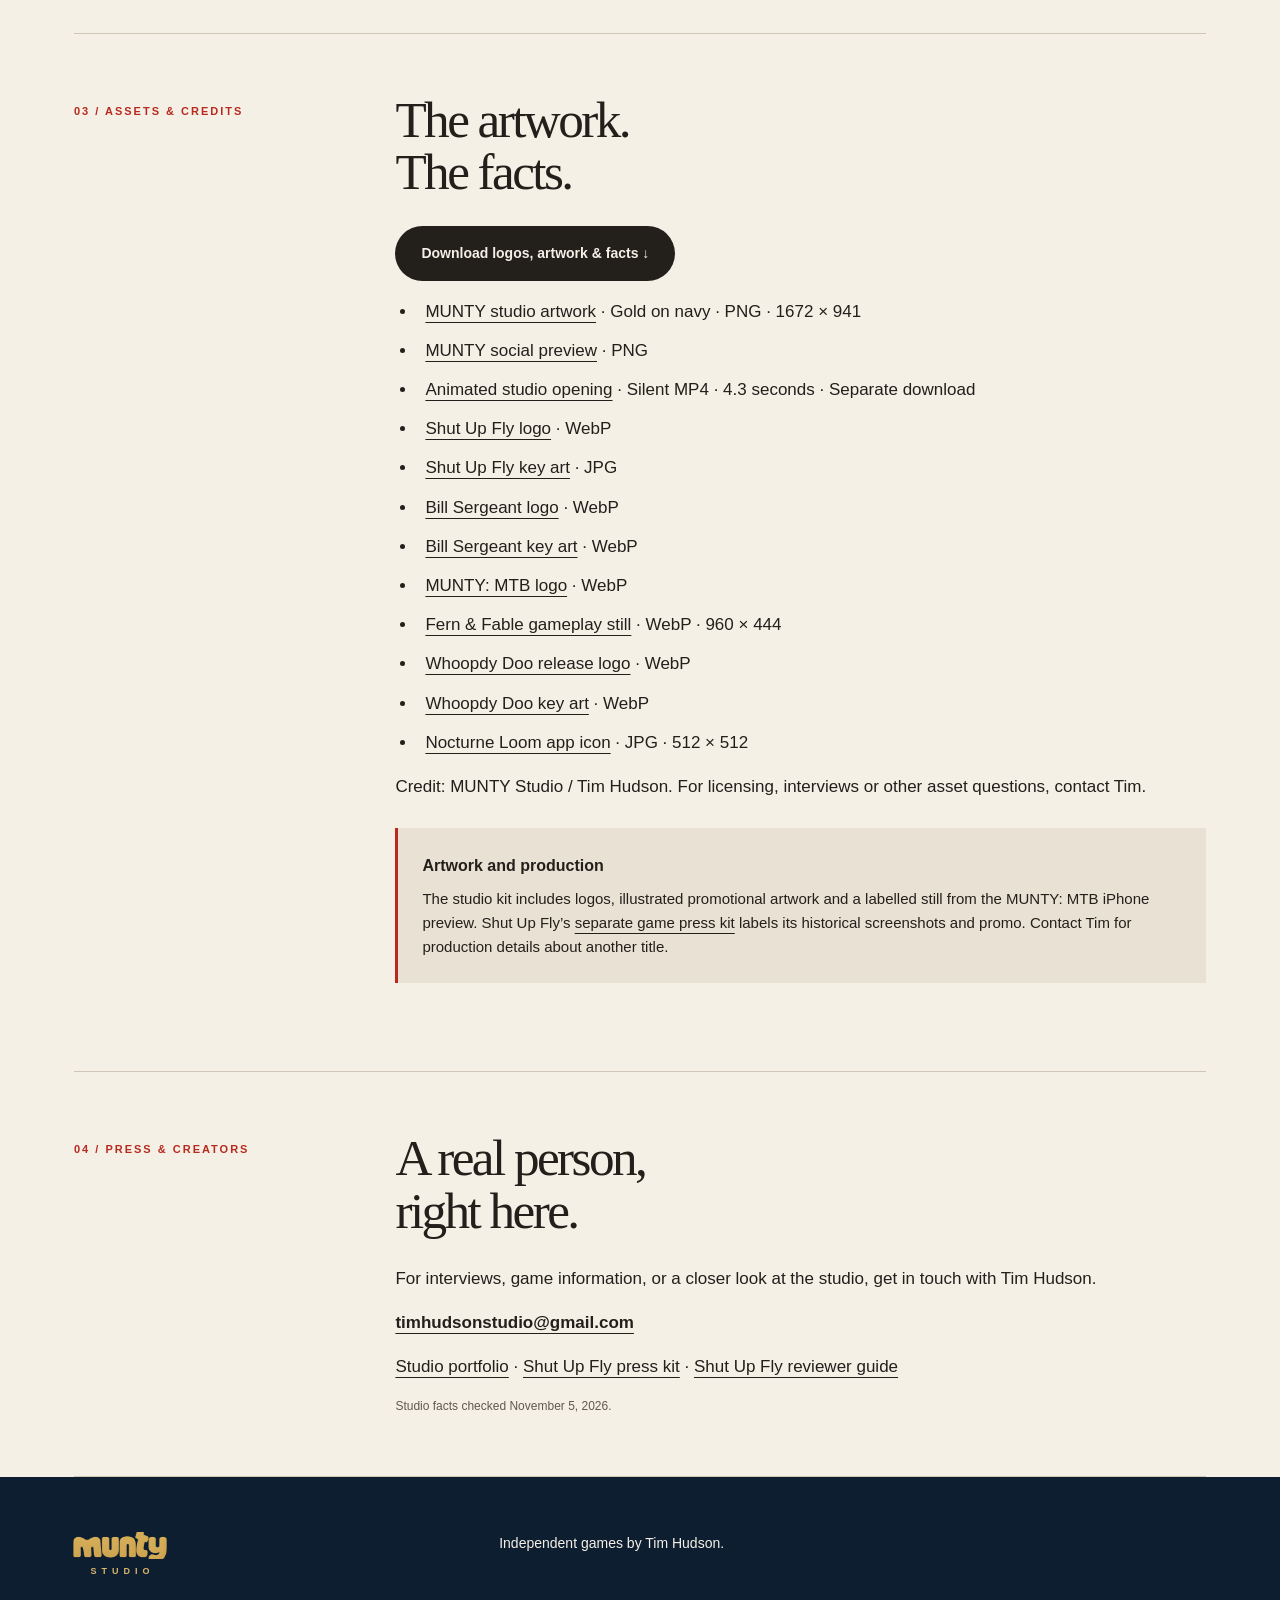
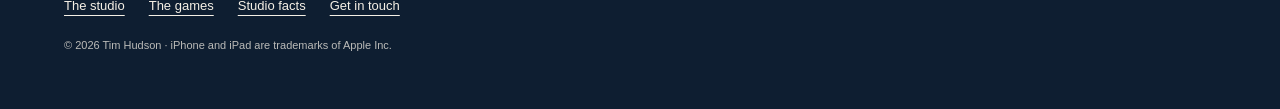
<file: studio/press/index.html>
<!doctype html>
<html lang="en">
<head>
  <meta charset="utf-8" />
  <meta name="viewport" content="width=device-width, initial-scale=1" />
  <title>MUNTY Studio Press Kit | Four Free iPhone &amp; iPad Games</title>
  <meta name="description" content="Official MUNTY Studio press kit: Tim Hudson’s four free iPhone and iPad games, studio facts, artwork, logos, App Store links and press contact." />
  <link rel="canonical" href="https://shutupfly.timhudson.com/studio/press/" />
  <meta property="og:type" content="website" />
  <meta property="og:title" content="MUNTY Studio: small studio, big characters" />
  <meta property="og:description" content="An island full of flies. A counter full of counterfeit cash. A mountain full of mischief. A moonlit tapestry. Four free games by Tim Hudson, out now for iPhone and iPad." />
  <meta property="og:url" content="https://shutupfly.timhudson.com/studio/press/" />
  <meta property="og:image" content="https://shutupfly.timhudson.com/media/munty-social.png?v=munty-gold-navy" />
  <meta property="og:image:alt" content="The MUNTY gold wordmark on navy" />
  <meta name="twitter:card" content="summary_large_image" />
  <link rel="icon" href="/media/munty-studio.png?v=munty-gold-navy" type="image/png" />
  <link rel="stylesheet" href="/studio.css?v=7" />
  <link rel="stylesheet" href="/studio/press/press.css?v=2" />
  <script type="application/ld+json">
  {"@context":"https://schema.org","@graph":[{"@type":"WebPage","@id":"https://shutupfly.timhudson.com/studio/press/#page","url":"https://shutupfly.timhudson.com/studio/press/","name":"MUNTY Studio Press Kit","about":{"@id":"https://shutupfly.timhudson.com/studio/#organization"}},{"@type":"BreadcrumbList","itemListElement":[{"@type":"ListItem","position":1,"name":"MUNTY Studio","item":"https://shutupfly.timhudson.com/studio/"},{"@type":"ListItem","position":2,"name":"Studio press kit","item":"https://shutupfly.timhudson.com/studio/press/"}]}]}
  </script>
</head>
<body class="studio-press-page">
<a class="skip" href="#main">Skip to content</a>
<header class="studio-nav">
  <a class="wordmark" href="/studio/" aria-label="MUNTY Studio home"><span class="munted-art"><img src="/media/munty-studio.png?v=munty-gold-navy" width="1672" height="941" alt="" /></span><span class="wordmark-label">STUDIO</span></a>
  <nav aria-label="Main navigation"><a href="#games">The games</a><a href="#assets">Get assets</a><a href="#contact">Contact</a></nav>
</header>
<main id="main">
  <header class="press-hero">
    <p class="kicker">MUNTY Studio / Press &amp; creators</p>
    <h1>Small studio.<br />Big characters.</h1>
    <p class="large-copy">An island full of flies.<br />A counter full of counterfeit cash.<br />A mountain full of mischief.<br />A moonlit tapestry.</p>
    <p>Four free games by Tim Hudson, out now for iPhone and iPad.</p>
    <div class="studio-actions"><a class="pill" href="/studio/press/munty-press-kit.zip" download="munty-press-kit.zip">Download the studio kit <span aria-hidden="true">↓</span></a><a class="text-link" href="/studio/">Explore MUNTY →</a></div>
    <p class="press-caption">Logos, illustrated artwork and a plain-text fact sheet. Gameplay materials are labelled separately below.</p>
  </header>
  <div class="review-main">
    <section class="review-block" id="studio" aria-labelledby="studio-title">
      <p class="kicker">01 / The studio</p>
      <div><h2 id="studio-title">Made with character.</h2>
        <p>MUNTY Studio is Tim Hudson’s independent iOS game studio. Its games bring expressive artwork, memorable characters and satisfying things to do with your hands to iPhone and iPad: a ridiculous fly hunt in Shut Up Fly, a quiet counterfeit-cash puzzle in Bill Sergeant, a ride down the mountain in MUNTY: MTB, and counted needlework in Nocturne Loom.</p>
        <dl class="studio-facts">
          <div><dt>Studio</dt><dd>MUNTY Studio</dd></div>
          <div><dt>Founder &amp; developer</dt><dd>Tim Hudson</dd></div>
          <div><dt>Public games</dt><dd>Shut Up Fly · Bill Sergeant · MUNTY: MTB · Nocturne Loom</dd></div>
          <div><dt>Platforms</dt><dd>iPhone and iPad</dd></div>
          <div><dt>Price</dt><dd>All four are free to download</dd></div>
          <div><dt>Contact</dt><dd><a href="mailto:timhudsonstudio@gmail.com">timhudsonstudio@gmail.com</a></dd></div>
        </dl>
        <p><a href="/studio/press/facts.txt" download>Download the studio fact sheet</a></p>
      </div>
    </section>
    <section id="games" aria-labelledby="games-title" class="press-games-section">
      <p class="kicker">02 / Four ways to play</p><h2 id="games-title">Pick your kind of mischief.</h2>
      <div class="press-games">
        <article class="press-game">
          <img src="/media/hero-universe-v1.jpg" width="1600" height="900" loading="lazy" alt="Illustrated Shut Up Fly battle with a fly swatter, La Chancla and a fleeing swarm" />
          <div><p class="kicker">Shut Up Fly</p><h3>Hold steady.<br />Let it land. Squish.</h3><p>Clear flies and maggots in 30-second arcade rounds, restore an island across 51 levels, and earn an outrageous Armoury. Flyduko adds 300 logic puzzles whose weapon prizes return to the hunt.</p>
          <p class="fineprint">Free · iOS/iPadOS 18+<br />Optional rewarded ads. No in-app purchases.</p>
          <p><a class="pill" href="https://apps.apple.com/app/apple-store/id6797986930?pt=127545438&amp;ct=website&amp;mt=8">Get Shut Up Fly ↗</a></p><a class="text-link" href="/press/">Gameplay, screenshots &amp; facts →</a></div>
        </article>
        <article class="press-game">
          <img src="/media/bill-sergeant-vault.webp" width="1024" height="1536" loading="lazy" alt="Illustrated Sergeant Bill with white inspection gloves at his brass-and-navy vault" />
          <div><p class="kicker">Bill Sergeant</p><h3>Good money.<br />Bad company.</h3><p>Look at both sides of a bill. Put genuine notes in the money bag and counterfeits in the trash. A relaxed currency puzzle with a meticulous supervisor, a dry sense of humour and no ticking clock.</p>
          <p class="fineprint">Free · iOS/iPadOS 17+<br />Illustrated currency puzzle.</p>
          <p><a class="pill" href="https://apps.apple.com/us/app/bill-sergeant/id6826397921">Get Bill Sergeant ↗</a></p><a class="text-link" href="https://bill-sergeant.timhudson.chatgpt.site/">Meet Bill Sergeant →</a></div>
        </article>
        <article class="press-game" id="mtb-press" aria-labelledby="mtb-press-title">
          <img src="/media/fern-and-fable-gameplay.webp" width="960" height="444" loading="lazy" alt="Rider in the air on the Fern &amp; Fable trail in the iPhone game" />
          <div>
            <h3 id="mtb-press-title">MUNTY: MTB</h3>
            <p>Pump through rollers, pick a jump line and find your balance on the way down. Ride three trails, chase medals and a saved ghost, or discover the mountain’s hidden places in Free Ride.</p>
            <p class="fineprint">Free · iPhone and iPad · iOS/iPadOS 17+<br />Currently listed as Whoopdy Doo 1.1. Landscape play. No account required.</p>
            <p><a class="pill" href="https://apps.apple.com/app/apple-store/id6826962497?pt=127545438&amp;ct=mtb_studio&amp;mt=8">Download free on the App Store ↗</a></p>
            <ul class="press-downloads" aria-label="MUNTY MTB gameplay and artwork">
              <li><a href="https://timhudsonacs.github.io/whoopdy-doo-site/#gameplay">Watch the iPhone gameplay preview →</a> · 24 seconds</li>
              <li><a href="/media/fern-and-fable-gameplay.webp" download>Download the gameplay still ↓</a> · WebP</li>
              <li><a href="/media/munty-mtb-logo.webp" download="munty-mtb-logo.webp">Download the official logo ↓</a> · WebP</li>
            </ul>
          </div>
        </article>
        <article class="press-game">
          <img class="nocturne-icon" src="/media/nocturne-loom-icon.jpg" width="512" height="512" loading="lazy" alt="Nocturne Loom icon with an embroidered crescent moon, stars and needle on navy cloth" />
          <div><p class="kicker">Nocturne Loom</p><h3>One cross.<br />A little more beauty.</h3><p>Choose from six ordinary tapestries and five canvas sizes, or follow gentle sound in Sleep Weave’s six separate dream designs. Counted needlework at your own pace.</p>
          <p class="fineprint">Free · iOS/iPadOS 17+<br />No account, ads or in-app purchases. Play offline.</p>
          <p><a class="pill" href="https://apps.apple.com/us/app/nocturne-loom/id6826996142">Get Nocturne Loom ↗</a></p><a class="text-link" href="https://nocturne-loom.timhudson.chatgpt.site/">Meet Nocturne Loom →</a></div>
        </article>
      </div>
      <p class="fineprint">Availability and free pricing verified through Apple’s US and UK public listings on November 5, 2026. Device requirements differ by game; check the App Store for your device and region. The MUNTY: MTB image is from the public 1.1 gameplay preview. The remaining images are promotional artwork or an app icon.</p>
    </section>
    <section id="assets" class="review-block" aria-labelledby="assets-title">
      <p class="kicker">03 / Assets &amp; credits</p>
      <div><h2 id="assets-title">The artwork.<br />The facts.</h2>
        <p><a class="pill" href="/studio/press/munty-press-kit.zip" download="munty-press-kit.zip">Download logos, artwork &amp; facts ↓</a></p>
        <ul class="press-downloads">
          <li><a href="/media/munty-studio.png?v=munty-gold-navy" download="munty-studio.png">MUNTY studio artwork</a> · Gold on navy · PNG · 1672 × 941</li>
          <li><a href="/media/munty-social.png?v=munty-gold-navy" download="munty-social.png">MUNTY social preview</a> · PNG</li>
          <li><a href="/media/munty-splash-animated.mp4?v=munty-gold-navy" download="munty-splash-animated.mp4">Animated studio opening</a> · Silent MP4 · 4.3 seconds · Separate download</li>
          <li><a href="/media/game-logo-cutout-v1.webp" download>Shut Up Fly logo</a> · WebP</li>
          <li><a href="/media/hero-universe-v1.jpg" download>Shut Up Fly key art</a> · JPG</li>
          <li><a href="/media/bill-sergeant-logo.webp" download>Bill Sergeant logo</a> · WebP</li>
          <li><a href="/media/bill-sergeant-vault.webp" download>Bill Sergeant key art</a> · WebP</li>
          <li><a href="/media/munty-mtb-logo.webp" download="munty-mtb-logo.webp">MUNTY: MTB logo</a> · WebP</li>
          <li><a href="/media/fern-and-fable-gameplay.webp" download>Fern &amp; Fable gameplay still</a> · WebP · 960 × 444</li>
          <li><a href="/media/whoopdy-doo-logo.webp" download>Whoopdy Doo release logo</a> · WebP</li>
          <li><a href="/media/whoopdy-doo-mountain.webp" download>Whoopdy Doo key art</a> · WebP</li>
          <li><a href="/media/nocturne-loom-icon.jpg" download>Nocturne Loom app icon</a> · JPG · 512 × 512</li>
        </ul>
        <p>Credit: MUNTY Studio / Tim Hudson. For licensing, interviews or other asset questions, contact Tim.</p>
        <aside class="review-note"><strong>Artwork and production</strong><p>The studio kit includes logos, illustrated promotional artwork and a labelled still from the MUNTY: MTB iPhone preview. Shut Up Fly’s <a href="/press/">separate game press kit</a> labels its historical screenshots and promo. Contact Tim for production details about another title.</p></aside>
      </div>
    </section>
    <section id="contact" class="review-block" aria-labelledby="contact-title">
      <p class="kicker">04 / Press &amp; creators</p>
      <div><h2 id="contact-title">A real person,<br />right here.</h2><p>For interviews, game information, or a closer look at the studio, get in touch with Tim Hudson.</p><p><a class="text-link" href="mailto:timhudsonstudio@gmail.com?subject=MUNTY%20Studio%20enquiry">timhudsonstudio@gmail.com</a></p><p><a href="/studio/">Studio portfolio</a> · <a href="/press/">Shut Up Fly press kit</a> · <a href="/review/">Shut Up Fly reviewer guide</a></p><p class="fineprint">Studio facts checked November 5, 2026.</p></div>
    </section>
  </div>
</main>
<footer class="studio-footer"><a class="wordmark" href="/studio/" aria-label="MUNTY Studio home"><span class="munted-art"><img src="/media/munty-studio.png?v=munty-gold-navy" width="1672" height="941" alt="" /></span><span class="wordmark-label">STUDIO</span></a><p>Independent games by Tim Hudson.</p><nav aria-label="Footer"><a href="/studio/">The studio</a><a href="/studio/#games">The games</a><a href="/studio/press/facts.txt" download>Studio facts</a><a href="mailto:timhudsonstudio@gmail.com">Get in touch</a></nav><small>© 2026 Tim Hudson · iPhone and iPad are trademarks of Apple Inc.</small></footer>
</body>
</html>
</file>
<file: studio.css>
:root{--paper:#f5f0e6;--ink:#231f1b;--red:#b82a1e;--line:#cfc6b6;--muted:#61584d}
*{box-sizing:border-box}html{scroll-behavior:smooth;scroll-padding-top:24px}body{margin:0;background:var(--paper);color:var(--ink);font:17px/1.6 -apple-system,BlinkMacSystemFont,"Segoe UI",sans-serif}a{color:inherit;text-underline-offset:5px}a:hover{text-decoration-thickness:2px}a:focus-visible{outline:3px solid currentColor;outline-offset:6px}img{display:block;max-width:100%;height:auto}h1,h2,h3,p{margin-top:0}h1,h2{font-family:Georgia,"Times New Roman",serif;letter-spacing:-.05em;font-weight:normal;line-height:1.02}h3{line-height:1.2}h1{font-size:clamp(56px,7vw,108px)}h2{font-size:clamp(38px,4.5vw,66px)}.skip{position:fixed;top:-100px;left:20px;background:var(--paper);padding:12px;z-index:5}.skip:focus{top:12px}.studio-nav{min-height:100px;padding:20px 5vw;display:flex;justify-content:space-between;align-items:center;border-bottom:1px solid var(--line);gap:24px}.wordmark{display:block;width:112px;flex-shrink:0;text-decoration:none;line-height:1}.wordmark-label{display:block;font-size:9px;font-weight:750;letter-spacing:5px;margin-top:8px;text-align:center;padding-left:5px}.studio-nav nav{display:flex;gap:30px;font-size:14px;font-weight:650}.studio-nav nav a{text-decoration:none}.studio-nav nav a:hover{text-decoration:underline}.studio-hero{background:#0e1e31;color:var(--paper);padding:30px 5vw 60px}.studio-topline{display:flex;justify-content:space-between;font-size:12px;text-transform:uppercase;letter-spacing:2px;gap:24px}.munted-art{display:block;width:100%;aspect-ratio:1398/331;position:relative;overflow:hidden}.munted-art img{position:absolute;max-width:none;width:119.599%;left:-9.943%;top:-90.634%;filter:none}.signature{margin:55px 0 65px}.studio-footer .munted-art img{filter:none}.studio-hero-bottom{display:flex;justify-content:space-between;align-items:flex-end;gap:35px}.studio-hero h1{font-size:clamp(52px,6vw,88px);margin:0}.studio-hero-bottom p{font-size:clamp(17px,1.7vw,24px);line-height:1.5;margin:0;max-width:430px}.studio-game{display:grid;grid-template-columns:1.1fr 1fr;max-width:1600px;margin:auto;padding:100px 5vw;gap:6vw;align-items:center}.game-art{position:relative;align-self:stretch;min-height:520px}.game-art img{height:100%;width:100%;object-fit:cover;object-position:53% center;border-radius:180px 180px 4px 4px}.art-caption{position:absolute;bottom:18px;left:18px;right:18px;background:var(--paper);padding:8px 14px;font-size:11px;border-radius:3px;width:fit-content}.game-story h2{margin-bottom:28px}.kicker{font-size:11px;font-weight:750;letter-spacing:2px;text-transform:uppercase;margin-bottom:26px;color:var(--red)}.large-copy{font-size:clamp(22px,2vw,30px);line-height:1.4;letter-spacing:-.6px}.studio-actions{display:flex;flex-wrap:wrap;align-items:center;gap:24px;margin:32px 0 20px}.pill{display:inline-flex;gap:24px;padding:16px 26px;border-radius:40px;background:var(--ink);color:var(--paper);text-decoration:none;font-size:14px;font-weight:700}.pill:hover{background:var(--red)}.text-link{font-weight:650}.fineprint{font-size:12px;color:var(--muted)}.studio-about{border-top:1px solid var(--line);padding:65px 5vw;display:grid;grid-template-columns:1fr 2fr;gap:6vw}.studio-about div{max-width:720px}.studio-about p:not(.kicker){font-size:22px}.studio-links{display:grid;grid-template-columns:repeat(3,1fr);border-top:1px solid var(--line)}.studio-links>a{padding:42px 4vw 50px;text-decoration:none;border-right:1px solid var(--line);display:flex;flex-direction:column}.studio-links>a:last-child{border-right:0}.studio-links a:hover{background:#eae2d4}.studio-links span{font-size:11px;color:var(--red);text-transform:uppercase;letter-spacing:1px}.studio-links h2{font-size:38px;margin:34px 0 20px}.studio-links p{font-size:16px}.studio-links strong{font-size:14px;margin-top:auto;padding-top:16px}.studio-footer{background:var(--ink);color:var(--paper);padding:55px 5vw;display:grid;grid-template-columns:1fr 2fr;gap:20px 6vw}.studio-footer p{font-size:14px;margin:0}.studio-footer nav{grid-column:1/-1;display:flex;gap:24px;flex-wrap:wrap;font-size:13px}.studio-footer small{grid-column:1/-1;opacity:.75;font-size:11px}.review-main{max-width:1260px;padding:0 5vw;margin:auto}.review-hero{padding:80px 0 60px}.review-hero h1{margin-bottom:32px}.review-chips{display:flex;gap:10px;flex-wrap:wrap;margin:30px 0}.review-chips span{font-size:12px;border:1px solid var(--line);border-radius:20px;padding:5px 14px}.review-jump{display:flex;gap:22px;flex-wrap:wrap;border-block:1px solid var(--line);padding:22px 0;font-size:13px}.review-block{display:grid;grid-template-columns:1fr 3fr;gap:4vw;padding:60px 0;border-bottom:1px solid var(--line)}.review-block h2{font-size:clamp(36px,4vw,52px);margin-bottom:28px}.review-block .kicker{margin-top:9px}.review-block ol{padding-left:24px}.review-block li{padding-left:8px;margin-bottom:18px}.review-note{background:#e9e1d3;padding:24px;border-left:3px solid var(--red);margin:28px 0}.review-note strong{font-size:16px}.review-note p{font-size:15px;margin:8px 0 0}.review-block p:last-child{margin-bottom:0}.review-block a{overflow-wrap:anywhere}
@media(min-width:1600px){.studio-hero{padding-inline:max(5vw,calc((100vw - 1440px)/2))}}
@media(max-width:700px){body{font-size:16px}.studio-nav{padding:20px 6vw;align-items:flex-start}.studio-nav nav{gap:12px;flex-wrap:wrap;justify-content:flex-end;max-width:230px;font-size:12px}.studio-topline{font-size:9px;letter-spacing:1px}.studio-topline span:last-child{max-width:95px;text-align:right}.studio-hero{padding:25px 6vw 45px}.signature{margin:42px 0}.studio-hero-bottom{display:block}.studio-hero h1{margin-bottom:28px}.studio-hero-bottom p{font-size:17px}.studio-game{grid-template-columns:1fr;padding:55px 6vw;gap:40px}.game-art{min-height:0;aspect-ratio:1/1.1}.game-art img{border-radius:140px 140px 4px 4px}.studio-about{grid-template-columns:1fr;padding:44px 6vw;gap:0}.studio-about p:not(.kicker){font-size:19px}.studio-links{grid-template-columns:1fr}.studio-links>a{border-right:0;border-bottom:1px solid var(--line);padding:32px 6vw}.studio-links h2{margin-top:20px}.studio-footer{padding:40px 6vw;gap:24px}.studio-footer nav{gap:16px}.review-main{padding:0 6vw}.review-hero{padding:48px 0 40px}.review-hero h1{font-size:clamp(44px,9.3vw,65px)}.review-block{grid-template-columns:1fr;gap:0;padding:40px 0}.review-block .kicker{margin-bottom:24px}.review-block h2{font-size:38px}.review-jump{gap:16px}.review-note{padding:20px}}
@media(prefers-reduced-motion:reduce){html{scroll-behavior:auto}}


/* Studio portfolio: shared review-page styles above remain independent. */
.studio-page .signature{max-width:820px;margin:45px 0 55px}
.studio-page .studio-hero-bottom p{max-width:400px}
.game-index{display:grid;grid-template-columns:repeat(3,minmax(0,1fr));border-bottom:1px solid var(--line)}
.game-index>a{display:grid;grid-template-columns:auto minmax(0,1fr);align-items:center;gap:8px 16px;padding:28px 3vw;text-decoration:none;transition:background .2s}
.game-index>a+a{border-left:1px solid var(--line)}
.game-index>a:hover{background:#eae2d4}
.index-number{grid-row:1/3;font:italic 24px Georgia,serif;color:var(--red)}
.game-index strong{display:block;font:normal clamp(22px,2.2vw,32px)/1.15 Georgia,serif;letter-spacing:-.7px}
.game-index small{display:block;font-size:12px;color:var(--muted);margin-top:7px}
.game-status{grid-column:2;font-size:10px;font-weight:750;letter-spacing:1px;text-transform:uppercase;white-space:nowrap;color:var(--muted)}
.game-status.available{color:var(--red)}
.bill-feature{background:#101d2e;color:#f5ebd4;border-block:1px solid #a78b54}
.bill-game{grid-template-columns:minmax(0,1fr) minmax(0,1.1fr)}
.bill-game .game-story{grid-row:1;grid-column:1}
.bill-art{grid-column:2;min-width:0;width:100%;min-height:660px;aspect-ratio:2/3;isolation:isolate}
.bill-art .bill-poster{position:absolute;inset:0;border-radius:180px 180px 4px 4px;object-position:center}
.bill-art .bill-logo{position:absolute;top:7%;left:7%;width:86%;height:auto;object-fit:contain;border-radius:0;filter:drop-shadow(0 4px 8px #08111b)}
.bill-art .art-caption{background:#101d2ee8;color:#e8d5a6;border:1px solid #a78b5466}
.bill-feature .kicker{color:#e0bd73}
.bill-feature h2{color:#f6e7be}
.bill-feature .pill{background:#e0bd73;color:#101d2e}
.bill-feature .pill:hover{background:#f6e7be}
.bill-feature .fineprint{color:#bdc3cc}
.whoopdy-feature{background:#17372f;color:#f5ebd4;border-bottom:1px solid #496454}
.whoopdy-feature .pill{background:#efb66d;color:#17372f}
.whoopdy-feature .pill:hover{background:#f6d3a6}
.whoopdy-feature .fineprint{color:#cad6c9}
.studio-page .studio-links{grid-template-columns:repeat(4,minmax(0,1fr))}
.studio-page .studio-links h2{font-size:clamp(34px,3.3vw,46px)}
@media(max-width:1000px){.game-index>a{gap:14px;padding:24px 3vw}.game-status{font-size:9px;letter-spacing:.3px}.bill-art{min-height:560px}.bill-game{gap:4vw}}
@media(max-width:700px){.studio-page .signature{margin:32px 0 38px}.game-index{grid-template-columns:1fr}.game-index>a{padding:24px 6vw}.game-index>a+a{border-left:0;border-top:1px solid var(--line)}.game-index strong{font-size:27px}.game-index small{font-size:11px}.game-status{font-size:9px}.bill-game{grid-template-columns:1fr;gap:36px}.bill-art{grid-column:auto;min-height:0;aspect-ratio:2/3;grid-row:1}.bill-game .game-story{grid-column:auto;grid-row:2}.bill-art .bill-poster{border-radius:140px 140px 4px 4px}.bill-art .bill-logo{top:8%}.bill-art .art-caption{font-size:10px}}
@media(prefers-reduced-motion:reduce){.game-index>a{transition:none}}
@media(max-width:1000px){.studio-page .studio-links{grid-template-columns:repeat(2,minmax(0,1fr))}.studio-page .studio-links>a:nth-child(2n){border-right:0}.studio-page .studio-links>a:nth-child(n+3){border-top:1px solid var(--line)}}
@media(max-width:700px){.studio-page .studio-links{grid-template-columns:1fr}.studio-page .studio-links>a:nth-child(n+3){border-top:0}}

/* MUNTY identity uses the supplied artwork without its preview controls. */
.studio-footer{background:#0e1e31}
.studio-page .signature.studio-splash{position:relative;overflow:hidden;aspect-ratio:16/7;max-width:1100px;margin:20px auto 10px;background:#0e1e31}
.studio-splash .splash-still,.studio-splash .splash-video{position:absolute;top:50%;left:0;width:100%;height:auto;max-width:none;transform:translateY(-50%)}
.splash-video[hidden],.splash-replay[hidden]{display:none}
.splash-replay{display:block;margin:0 0 30px auto;border:1px solid #777;border-radius:24px;padding:9px 15px;background:#141414;color:var(--paper);font:inherit;font-size:12px;cursor:pointer}
.splash-replay:hover{background:#292929}
.splash-replay:focus-visible{outline:3px solid var(--paper);outline-offset:5px}
@media(max-width:700px){.studio-page .signature.studio-splash{width:100%;margin:25px auto 12px}.splash-replay{margin-bottom:25px}.studio-nav .wordmark{width:100px}}

/* Approved gold-on-navy identity, October 27, 2026. */
.studio-nav{background:#0e1e31;color:#f5f0e6;border-color:#d9b66b44}
.wordmark-label{color:#d9b66b}
.splash-replay{background:#0e1e31;color:#d9b66b;border-color:#d9b66b77}
.splash-replay:hover{background:#1b314b}

/* Four released MUNTY games and visible studio identity. */
.studio-page .studio-hero-bottom h1{font-size:clamp(46px,5.2vw,76px)}
.studio-page .studio-hero-bottom .studio-promise{font-size:20px;margin-top:16px;color:#d9b66b}
.studio-guide-link{margin:32px 0 0;font-size:15px;color:#d9b66b}
.studio-page .game-index{grid-template-columns:repeat(4,minmax(0,1fr))}
.studio-page .game-index>a{padding-inline:2.5vw}
.nocturne-feature{background:#151a2d;color:#f5ead1}
.nocturne-art{min-height:0;aspect-ratio:1;background:#10182a;border-radius:28px;overflow:hidden}
.nocturne-art img{object-fit:contain;border-radius:0}
.nocturne-art .art-caption{background:#10182aeb;color:#f5ead1}
.nocturne-feature .kicker{color:#d9b66b}
.nocturne-feature .pill{background:#d9b66b;color:#10182a}
.nocturne-feature .fineprint{color:#ccd0df}
@media(max-width:1000px){.studio-page .game-index{grid-template-columns:repeat(2,minmax(0,1fr))}.studio-page .game-index>a:nth-child(3){border-left:0}.studio-page .game-index>a:nth-child(n+3){border-top:1px solid var(--line)}}
@media(max-width:700px){.studio-page .game-index{grid-template-columns:1fr}.studio-page .game-index>a{padding-inline:6vw}.studio-page .game-index>a+a{border-left:0}.studio-page .studio-hero-bottom .studio-promise{margin-bottom:24px}.nocturne-art{aspect-ratio:1}}

.studio-guide-link { display: flex; flex-wrap: wrap; gap: 12px 24px; }
.mtb-feature { grid-template-columns: 1fr 1.2fr; padding-block: clamp(36px, 6vw, 90px); }
.mtb-logo { width: min(215px, 62%); margin-bottom: 12px; }
.mtb-feature .game-story h2 { margin-bottom: 12px; }
.mtb-feature .large-copy { margin-bottom: 14px; }
.mtb-feature .studio-actions { margin: 24px 0 10px; }
.mtb-feature .pill { gap: 12px; }
.mtb-feature .fineprint { font-size: 14px; }
.mtb-links { display: grid; gap: 8px; padding: 0; margin: 20px 0 0; list-style: none; font-size: 15px; }
.mtb-preview { margin: 0; }
.mtb-preview video { display: block; width: 100%; height: auto; aspect-ratio: 960 / 444; background: #101d19; border-radius: 18px; }
.mtb-preview figcaption { margin-top: 10px; color: #cad6c9; font-size: 14px; }
@media (max-width: 850px) {
  .mtb-feature { grid-template-columns: 1fr; gap: 24px; }
}
</file>
<file: game-guide.css>
.guide-width{width:min(1120px,90vw);margin-inline:auto}
.guide-hero{background:#0e1e31;color:#f5f0e6;padding:65px 0}
.guide-hero .kicker{color:#d9b66b}
.guide-hero h1{font-size:clamp(50px,7vw,96px);margin-bottom:30px}
.guide-hero p{max-width:780px}
.guide-hero .pill{background:#d9b66b;color:#0e1e31}
.guide-disclosure{color:#d4d9e1;font-size:15px}
.guide-byline{font-size:12px;color:#d9b66b;margin:26px 0}
.guide-section{padding:60px 0;border-bottom:1px solid var(--line);scroll-margin-top:25px}
.guide-section>h2{font-size:clamp(37px,4.6vw,60px)}
.game-finder{display:flex;align-items:end;flex-wrap:wrap;gap:20px;background:#e9e1d3;padding:24px;border-radius:14px;margin:30px 0 22px}
.game-finder[hidden],.guide-card[hidden],.finder-empty[hidden]{display:none}
.game-finder>div{flex:1;min-width:220px}
.game-finder label{display:block;font-size:13px;font-weight:700;margin-bottom:8px}
.game-finder select{width:100%;border:1px solid #827666;background:#fffdf7;color:#231f1b;padding:12px 10px;border-radius:6px;font:inherit;font-size:15px}
.game-finder button{border:0;border-radius:24px;background:#231f1b;color:#f5f0e6;padding:13px 20px;font:inherit;font-size:13px;cursor:pointer}
.game-finder :is(select,button):focus-visible{outline:3px solid #b82a1e;outline-offset:4px}
#finder-status{font-size:14px;color:#61584d;min-height:24px}
.guide-games{display:grid;grid-template-columns:repeat(2,minmax(0,1fr));gap:28px}
.guide-card{display:flex;flex-direction:column;border:1px solid var(--line);border-radius:16px;overflow:hidden;background:#fcf8ef}
.guide-card>img{height:230px;width:100%;object-fit:cover}
.guide-card>img[src*="bill-sergeant"]{object-position:50% 30%}
.guide-card>img.guide-icon{object-fit:contain;background:#0e1e31}
.guide-card>div{padding:30px;display:flex;flex-direction:column;flex:1}
.guide-card h3{font:normal 38px/1.12 Georgia,serif;letter-spacing:-1px;margin-bottom:25px}
.guide-card .kicker{margin-bottom:18px}
.guide-card p{font-size:16px}
.guide-card .fit-note{border-left:3px solid #b82a1e;padding-left:15px;margin-top:auto}
.guide-card .fineprint{font-size:12px;padding-top:10px}
.guide-card .pill{align-self:start;margin:8px 0 18px}
.guide-card .text-link{font-size:14px}
.finder-empty{padding:24px;background:#e9e1d3;border-radius:12px}
.comparison-scroll{max-width:100%;overflow-x:auto;border:1px solid var(--line);border-radius:12px}
.comparison-scroll:focus-visible{outline:3px solid #b82a1e;outline-offset:5px}
table{border-collapse:collapse;width:100%;min-width:650px;text-align:left;font-size:15px}
caption{text-align:left;padding:18px;font-weight:700;background:#e9e1d3}
th,td{padding:18px;vertical-align:top;border-top:1px solid var(--line)}
thead th{font-size:12px;text-transform:uppercase;letter-spacing:.5px}
.guide-reading{max-width:820px}
.guide-reading h3{font-size:22px;margin-top:30px}
details{border-top:1px solid var(--line);padding:20px 0}
summary{cursor:pointer;font-weight:650}
details p{margin:18px 0 0}
@media(max-width:700px){.guide-width{width:88vw}.guide-hero{padding:44px 0}.guide-hero h1{font-size:51px}.guide-section{padding:42px 0}.guide-games{grid-template-columns:1fr}.guide-card>div{padding:24px}.game-finder{display:block;padding:20px}.game-finder>div{min-width:0;margin-bottom:18px}.guide-card h3{font-size:34px}}
</file>
<file: app.css>
:root {
  color-scheme: dark;
  --bg: #070707;
  --panel: rgba(22, 17, 12, 0.9);
  --ink: #fff7e8;
  --muted: rgba(255, 247, 232, 0.74);
  --faint: rgba(255, 247, 232, 0.5);
  --line: rgba(255, 171, 55, 0.3);
  --orange: #ff972e;
  --yellow: #ffd22e;
  --red: #ff4e45;
  --green: #48dc76;
}

/* Search visitors get the same readable, illustrated game experience. */
.skip-link { position: fixed; left: 16px; top: -100px; z-index: 100; padding: 12px 20px; color: #070707; background: #ffd22e; }
.skip-link:focus { top: 16px; }
.player-guide, .game-faq { width: min(100% - 36px, 1180px); margin: 0 auto; padding: clamp(48px, 7vw, 88px) 0; }
.player-guide { display: grid; grid-template-columns: minmax(0, 1.6fr) minmax(0, 1fr); gap: 48px; align-items: center; }
.player-guide h2, .game-faq h2 { margin: 0 0 24px; font-size: clamp(2rem, 4vw, 3.4rem); letter-spacing: -.035em; }
.player-guide p, .game-faq p { color: var(--muted); max-width: 72ch; }
.guide-links { display: grid; gap: 20px; }
.guide-links a { display: block; padding: 24px; border: 1px solid var(--line); border-radius: 18px; text-decoration: none; background: rgba(0,0,0,.18); }
.guide-links a:hover { border-color: var(--orange); }
.guide-links strong, .guide-links span { display: block; }
.guide-links strong { font-size: 1.2rem; color: var(--yellow); }
.guide-links span { margin-top: 8px; color: var(--muted); }
.game-faq { max-width: 900px; }
.game-faq details { border-bottom: 1px solid var(--line); padding-block: 18px; }
.game-faq summary { cursor: pointer; font-size: 1.125rem; font-weight: 750; padding: 8px 0; }
summary:focus-visible { outline: 3px solid var(--yellow); outline-offset: 4px; }
.guide-page .app-nav { flex-wrap: wrap; margin-bottom: 32px; }
.guide-page .app-links { flex-wrap: wrap; }
.guide-page h1 { max-width: 17ch; font-size: clamp(2.7rem, 7vw, 4.5rem); }
.guide-page .guide-intro { padding-block: 22px; }
.guide-page .guide-meta { color: var(--muted); font-size: .875rem; }
.guide-page .guide-shot { margin: 32px 0; }
.guide-page .guide-shot img { display: block; max-width: 100%; height: auto; border-radius: 16px; }
.guide-page .guide-shot figcaption { margin-top: 12px; color: var(--muted); }
.guide-page .guide-shot.portrait { max-width: 300px; margin-inline: auto; }
.guide-page .feature-table { width: 100%; border-collapse: collapse; margin-block: 24px; }
.feature-table th, .feature-table td { text-align: left; vertical-align: top; border-bottom: 1px solid var(--line); padding: 14px 8px; }
.feature-table td { color: var(--muted); }
.guide-page .app-footer { flex-wrap: wrap; gap: 16px; }
.guide-page .app-footer nav { display: flex; flex-wrap: wrap; gap: 18px; }
.guide-page .app-card a, .game-faq a { text-underline-offset: 3px; }
@media (max-width: 760px) {
  .player-guide { grid-template-columns: 1fr; gap: 24px; }
}

* { box-sizing: border-box; }

html { background: var(--bg); }

body {
  min-height: 100vh;
  margin: 0;
  color: var(--ink);
  font-family: Inter, ui-rounded, -apple-system, BlinkMacSystemFont, "Segoe UI", sans-serif;
  line-height: 1.65;
  background:
    radial-gradient(circle at 15% 4%, rgba(255, 151, 46, 0.18), transparent 29rem),
    radial-gradient(circle at 90% 40%, rgba(255, 78, 69, 0.1), transparent 27rem),
    linear-gradient(180deg, #102b31 0%, #17110c 52%, #07191f 100%);
}

a { color: inherit; }

a:focus-visible {
  outline: 3px solid var(--yellow);
  outline-offset: 4px;
}

.app-shell {
  position: relative;
  z-index: 1;
  width: min(100% - 36px, 1180px);
  margin: 0 auto;
  padding: 34px 0 56px;
}

.app-nav {
  display: flex;
  align-items: center;
  justify-content: space-between;
  gap: 20px;
  min-height: 64px;
  margin-bottom: 28px;
}

.app-brand {
  display: inline-flex;
  align-items: center;
  gap: 12px;
  color: var(--ink);
  text-decoration: none;
}

.app-brand-mark {
  display: grid;
  place-items: center;
  width: 44px;
  height: 44px;
  border: 2px solid var(--yellow);
  border-radius: 14px;
  background: linear-gradient(145deg, var(--orange), var(--red));
  box-shadow: 0 7px 24px rgba(255, 103, 48, 0.25);
  font-size: 1.3rem;
}

.app-brand-name {
  display: block;
  font-size: 1rem;
  font-weight: 900;
  letter-spacing: 0.02em;
  line-height: 1.05;
}

.app-links {
  display: flex;
  align-items: center;
  gap: 8px;
}

.app-links a {
  min-height: 44px;
  display: inline-flex;
  align-items: center;
  padding: 0 14px;
  border: 1px solid rgba(255, 247, 232, 0.14);
  border-radius: 999px;
  color: var(--muted);
  font-size: 0.76rem;
  font-weight: 800;
  letter-spacing: 0.08em;
  text-decoration: none;
  text-transform: uppercase;
}

.app-links a:hover,
.app-links a[aria-current="page"] {
  border-color: var(--orange);
  color: var(--ink);
}

.eyebrow {
  margin: 0 0 14px;
  color: var(--orange);
  font-size: 0.76rem;
  font-weight: 900;
  letter-spacing: 0.18em;
  text-transform: uppercase;
}

h1,
h2,
h3 {
  color: #fff;
  line-height: 1.08;
}

h1 {
  max-width: 13ch;
  margin: 0;
  font-size: clamp(3rem, 9vw, 6rem);
  font-weight: 1000;
  letter-spacing: -0.045em;
  line-height: 0.94;
}

.lede {
  max-width: 640px;
  margin: 24px 0 0;
  color: var(--muted);
  font-size: clamp(1.06rem, 3vw, 1.32rem);
}

.app-card {
  width: min(100%, 940px);
  margin: 30px auto 0;
  padding: clamp(24px, 5vw, 42px);
  border: 1px solid var(--line);
  border-radius: 24px;
  background:
    radial-gradient(circle at 100% 0%, rgba(255, 151, 46, 0.13), transparent 28rem),
    linear-gradient(145deg, rgba(39, 45, 38, 0.96), rgba(25, 18, 12, 0.97));
  box-shadow: 0 30px 80px rgba(0, 0, 0, 0.32);
}

.app-card h2 {
  margin: 34px 0 12px;
  font-size: clamp(1.45rem, 4vw, 2rem);
  font-weight: 950;
  letter-spacing: -0.03em;
}

.app-card h2:first-child { margin-top: 0; }

.app-card p,
.app-card li { color: var(--muted); }

.app-card p { margin: 0 0 16px; }

.app-card ul,
.app-card ol {
  display: grid;
  gap: 10px;
  margin: 14px 0 22px;
  padding-left: 1.35rem;
}

.app-card strong { color: var(--ink); }

.button-row {
  display: flex;
  flex-wrap: wrap;
  gap: 14px;
  margin-top: 12px;
}

.primary-button,
.secondary-button {
  min-height: 52px;
  display: inline-flex;
  align-items: center;
  justify-content: center;
  padding: 0 22px;
  border-radius: 14px;
  font-weight: 950;
  letter-spacing: 0.04em;
  text-decoration: none;
}

.primary-button {
  border: 2px solid var(--yellow);
  color: #150b03;
  background: linear-gradient(180deg, var(--yellow), var(--orange));
  box-shadow: 0 8px 0 #8d320d, 0 15px 32px rgba(255, 122, 39, 0.2);
}

.secondary-button {
  border: 1px solid rgba(255, 247, 232, 0.22);
  color: var(--ink);
  background: rgba(255, 247, 232, 0.06);
}

.primary-button:hover,
.secondary-button:hover { transform: translateY(1px); }

.privacy-summary,
.feature-grid {
  display: grid;
  grid-template-columns: repeat(3, 1fr);
  gap: 10px;
  margin-top: 34px;
}

.privacy-summary div,
.feature-grid div {
  min-height: 112px;
  padding: 18px;
  border: 1px solid rgba(72, 220, 118, 0.26);
  border-radius: 16px;
  background: rgba(72, 220, 118, 0.055);
}

.privacy-summary strong,
.feature-grid strong {
  display: block;
  color: var(--green);
  font-size: 0.76rem;
  letter-spacing: 0.1em;
  text-transform: uppercase;
}

.privacy-summary span,
.feature-grid span {
  display: block;
  margin-top: 8px;
  color: var(--muted);
  font-size: 0.9rem;
}

.updated {
  margin-top: 30px !important;
  color: var(--faint) !important;
  font-size: 0.84rem;
}

.app-footer {
  width: min(100%, 940px);
  margin-inline: auto;
  display: flex;
  justify-content: space-between;
  gap: 18px;
  flex-wrap: wrap;
  margin-top: 44px;
  padding-top: 24px;
  border-top: 1px solid rgba(255, 247, 232, 0.1);
  color: var(--faint);
  font-size: 0.8rem;
}

.utility-page {
  position: relative;
  background:
    radial-gradient(circle at 8% 18%, rgba(0, 161, 202, 0.22), transparent 34rem),
    radial-gradient(circle at 92% 72%, rgba(255, 152, 35, 0.18), transparent 32rem),
    #07171c;
}

.utility-page::before {
  content: "";
  position: fixed;
  inset: 0;
  z-index: 0;
  pointer-events: none;
  background: url("/media/sensor-lab-v1.webp") center top / cover no-repeat;
  opacity: 0.11;
  filter: saturate(0.8);
}

.utility-hero {
  position: relative;
  min-height: clamp(430px, 52vw, 610px);
  display: flex;
  flex-direction: column;
  justify-content: center;
  overflow: hidden;
  padding: clamp(42px, 7vw, 78px);
  border: 1px solid rgba(255, 207, 22, 0.4);
  border-radius: 34px;
  background: url("/media/sensor-lab-v1.webp") center / cover no-repeat;
  box-shadow: 0 32px 90px rgba(0, 0, 0, 0.42);
  isolation: isolate;
}

.utility-hero::before {
  content: "";
  position: absolute;
  inset: 0;
  z-index: -1;
  background:
    linear-gradient(90deg, rgba(2, 16, 22, 0.96) 0%, rgba(2, 16, 22, 0.77) 43%, rgba(2, 16, 22, 0.08) 76%),
    linear-gradient(0deg, rgba(2, 16, 22, 0.65), transparent 48%);
}

.utility-hero h1 {
  max-width: 9ch;
  font-size: clamp(4rem, 8vw, 7.2rem);
}

.utility-hero .eyebrow { color: var(--yellow); }
.utility-hero .lede { max-width: 560px; color: rgba(255, 255, 255, 0.84); }

.app-footer a { color: var(--muted); }

@media (max-width: 620px) {
  .app-shell {
    width: min(100% - 28px, 820px);
    padding-top: 20px;
  }

  .app-nav {
    align-items: center;
    flex-direction: row;
    margin-bottom: 20px;
  }

  .app-links { width: auto; }
  .app-links a { flex: 1; justify-content: center; }
  .utility-page .app-links { flex-wrap: wrap; justify-content: flex-end; min-width: 0; }
  .utility-page .app-links a:first-child { display: none; }
  .utility-hero {
    min-height: 560px;
    justify-content: flex-end;
    padding: 34px 24px;
    border-radius: 26px;
    background-position: 68% center;
  }
  .utility-hero::before {
    background: linear-gradient(0deg, rgba(2, 16, 22, 0.97) 0%, rgba(2, 16, 22, 0.72) 54%, rgba(2, 16, 22, 0.02) 100%);
  }
  .utility-hero h1 { max-width: 10ch; font-size: clamp(3.25rem, 16vw, 4.7rem); }
  .utility-hero .lede { font-size: 1rem; }
  .privacy-summary,
  .feature-grid { grid-template-columns: 1fr; }
  .button-row { display: grid; }
}

@media (prefers-reduced-motion: no-preference) {
  .primary-button,
  .secondary-button,
  .app-links a {
    transition: transform 150ms ease, border-color 150ms ease, color 150ms ease;
  }
}

/* Official game landing page. */
.marketing-page {
  --game-red: #f0291f;
  --game-yellow: #ffcf16;
  --game-cream: #fff5dc;
  background:
    radial-gradient(circle at 14% 38%, rgba(0, 142, 184, 0.14), transparent 34rem),
    radial-gradient(circle at 86% 68%, rgba(240, 41, 31, 0.11), transparent 32rem),
    linear-gradient(180deg, #07161b 0%, #17120c 48%, #06181d 100%);
  color: var(--game-cream);
  overflow-x: hidden;
}

.marketing-nav,
.marketing-footer,
.proof-section,
.hook-grid,
.armoury-section,
.final-cta {
  width: min(100% - 36px, 1180px);
  margin-inline: auto;
}

.marketing-nav {
  min-height: 78px;
  display: flex;
  align-items: center;
  justify-content: space-between;
  gap: 24px;
  padding-block: 10px;
}

.game-logo {
  flex: 0 0 auto;
  width: clamp(132px, 12vw, 150px);
  height: 125px;
  overflow: hidden;
  line-height: 0;
  text-decoration: none;
}

.game-logo img {
  display: block;
  width: 100%;
  height: auto;
}

.game-hero {
  position: relative;
  min-height: min(780px, calc(100svh - 78px));
  display: grid;
  align-items: end;
  overflow: hidden;
  border-block: 1px solid rgba(255, 207, 22, 0.28);
  background: #087be7;
}

.game-hero > img,
.hero-shade {
  position: absolute;
  inset: 0;
  width: 100%;
  height: 100%;
}

.game-hero > img { object-fit: cover; object-position: center; }
.hero-shade {
  background:
    linear-gradient(90deg, rgba(1, 8, 12, 0.94) 0%, rgba(1, 8, 12, 0.70) 35%, rgba(1, 8, 12, 0.06) 69%),
    linear-gradient(0deg, rgba(1, 7, 8, 0.88), transparent 48%);
}

.hero-copy {
  position: relative;
  z-index: 1;
  width: min(100% - 36px, 1180px);
  margin: 0 auto;
  padding: clamp(72px, 12vw, 150px) 0 clamp(50px, 8vw, 88px);
}

.game-kicker {
  margin: 0 0 12px;
  color: var(--game-yellow);
  font-size: 0.76rem;
  font-weight: 1000;
  letter-spacing: 0.19em;
  text-transform: uppercase;
}

.hero-copy h1,
.proof-section h2,
.hook-card h2,
.world-section h2,
.armoury-section h2,
.final-cta h2 {
  margin: 0;
  color: #fff;
  font-weight: 1000;
  letter-spacing: -0.045em;
  line-height: 0.91;
  text-wrap: balance;
}

.hero-copy h1 {
  font-size: clamp(4rem, 8.4vw, 8rem);
  letter-spacing: -0.045em;
}
.hero-copy > p:not(.game-kicker) {
  max-width: 570px;
  margin: 24px 0 0;
  color: rgba(255, 255, 255, 0.88);
  font-size: clamp(1.1rem, 2.5vw, 1.42rem);
  line-height: 1.5;
}

.hero-actions {
  display: flex;
  flex-wrap: wrap;
  align-items: center;
  gap: 18px;
  margin-top: 30px;
}

.app-store-badge {
  display: inline-flex;
  align-items: center;
  justify-content: center;
  min-height: 60px;
  text-decoration: none;
}

.app-store-badge img {
  display: block;
  width: 180px;
  height: 60px;
}

.store-text-action {
  min-height: 54px;
  display: inline-flex;
  align-items: center;
  justify-content: center;
  margin-top: 32px;
  padding: 0 24px;
  border: 2px solid var(--game-yellow);
  border-radius: 999px;
  color: #fff;
  background: rgba(1, 8, 12, 0.72);
  font-weight: 900;
  text-decoration: none;
}

.watch-action {
  min-height: 48px;
  display: inline-flex;
  align-items: center;
  padding: 0 4px;
  color: #fff;
  font-weight: 900;
  text-decoration-color: var(--game-yellow);
  text-underline-offset: 6px;
}

.hero-facts {
  display: flex;
  flex-wrap: wrap;
  gap: 10px 22px;
  margin: 30px 0 0;
  padding: 0;
  color: rgba(255, 255, 255, 0.68);
  font-size: 0.76rem;
  font-weight: 900;
  letter-spacing: 0.1em;
  list-style: none;
  text-transform: uppercase;
}

.hero-facts li + li::before { content: "•"; margin-right: 22px; color: var(--game-yellow); }

.proof-scene {
  position: relative;
  overflow: hidden;
  border-block: 1px solid rgba(255, 207, 22, 0.3);
  background: url("/media/gameplay-world-v1.webp") center / cover no-repeat;
  isolation: isolate;
}

.proof-scene::before {
  content: "";
  position: absolute;
  inset: 0;
  z-index: -1;
  background:
    linear-gradient(90deg, rgba(2, 14, 17, 0.94) 0%, rgba(2, 14, 17, 0.7) 43%, rgba(2, 14, 17, 0.15) 76%),
    linear-gradient(0deg, rgba(2, 14, 17, 0.76), rgba(2, 14, 17, 0.08) 58%, rgba(2, 14, 17, 0.3));
}

.proof-section {
  display: grid;
  grid-template-columns: minmax(0, 1fr) minmax(260px, 430px);
  gap: clamp(38px, 8vw, 100px);
  align-items: center;
  padding-block: clamp(80px, 12vw, 150px);
}

.section-heading h2,
.world-section h2,
.armoury-section h2,
.final-cta h2 { font-size: clamp(3.1rem, 7vw, 6.4rem); }

.section-heading > p:last-child,
.world-copy > p:last-child,
.armoury-intro > p:last-child,
.final-cta > p:not(.game-kicker) {
  max-width: 650px;
  margin: 26px 0 0;
  color: var(--muted);
  font-size: clamp(1rem, 2vw, 1.2rem);
}

.preview-shell {
  justify-self: center;
  margin: 0;
  width: min(100%, 370px);
  padding: 12px 12px 18px;
  border: 2px solid rgba(255, 207, 22, 0.62);
  border-radius: 42px;
  background: linear-gradient(145deg, #2a1d12, #080706 72%);
  box-shadow: 0 35px 100px rgba(0, 0, 0, 0.7), 0 0 70px rgba(255, 62, 25, 0.11);
}

.preview-shell video,
.preview-shell img {
  display: block;
  width: 100%;
  height: auto;
  border-radius: 31px;
  background: #000;
}

.preview-note {
  display: block;
  padding: 14px 12px 0;
  color: rgba(255, 245, 220, 0.62);
  font-size: 0.72rem;
  font-weight: 850;
  letter-spacing: 0.07em;
  text-align: center;
  text-transform: uppercase;
}

.hook-grid {
  display: grid;
  grid-template-columns: repeat(3, minmax(0, 1fr));
  gap: 18px;
  padding-bottom: clamp(80px, 12vw, 150px);
}

.hook-card {
  position: relative;
  min-height: 680px;
  display: grid;
  align-items: end;
  overflow: hidden;
  border: 1px solid rgba(255, 255, 255, 0.14);
  border-radius: 28px;
  background: #16130e;
}

.hook-card::after {
  content: "";
  position: absolute;
  inset: 0;
  background: linear-gradient(0deg, rgba(5, 5, 3, 0.98) 0%, rgba(5, 5, 3, 0.16) 64%);
}

.hook-card img {
  position: absolute;
  inset: 0;
  width: 100%;
  height: 100%;
  object-fit: cover;
  object-position: center top;
}

.hook-copy { position: relative; z-index: 1; padding: 28px; }
.hook-copy > span {
  display: inline-grid;
  place-items: center;
  width: 38px;
  height: 38px;
  margin-bottom: 18px;
  border-radius: 50%;
  color: #141000;
  background: var(--game-yellow);
  font-size: 0.8rem;
  font-weight: 1000;
}

.hook-card h2 { font-size: clamp(2.1rem, 4vw, 3.5rem); }
.hook-card p { margin: 18px 0 0; color: rgba(255, 255, 255, 0.76); line-height: 1.5; }

.world-section {
  position: relative;
  min-height: 720px;
  display: grid;
  align-items: end;
  overflow: hidden;
  border-block: 1px solid rgba(255, 207, 22, 0.23);
  background: #071a22;
}

.world-art,
.world-art::after { position: absolute; inset: 0; }
.world-art img { width: 100%; height: 100%; object-fit: cover; }
.world-art::after { content: ""; background: linear-gradient(0deg, rgba(2, 7, 7, 0.96) 3%, rgba(2, 7, 7, 0.12) 72%); }

.world-copy {
  position: relative;
  z-index: 1;
  width: min(100% - 36px, 1180px);
  margin: 0 auto;
  padding-bottom: clamp(52px, 8vw, 92px);
}

.world-copy > p:last-child { color: rgba(255, 255, 255, 0.78); }
.armoury-section { padding-block: clamp(84px, 12vw, 160px); }
.armoury-intro { max-width: 820px; }

.armoury-scene {
  position: relative;
  min-height: 760px;
  overflow: hidden;
  border-block: 1px solid rgba(255, 207, 22, 0.28);
  background: url("/media/armoury-world-v1.webp") center / cover no-repeat;
  isolation: isolate;
}

.armoury-scene::before {
  content: "";
  position: absolute;
  inset: 0;
  z-index: -1;
  background:
    linear-gradient(90deg, rgba(2, 14, 19, 0.95) 0%, rgba(2, 14, 19, 0.73) 44%, rgba(2, 14, 19, 0.08) 76%),
    linear-gradient(0deg, rgba(2, 14, 19, 0.7), transparent 55%);
}

.armoury-section {
  min-height: 760px;
  display: flex;
  flex-direction: column;
  justify-content: center;
}

.armoury-intro,
.weapon-list,
.valour-note { max-width: 650px; }

.weapon-list { display: flex; flex-wrap: wrap; gap: 11px; margin-top: 44px; }
.weapon-list span {
  padding: 11px 16px;
  border: 1px solid rgba(255, 207, 22, 0.34);
  border-radius: 999px;
  color: #ffe778;
  background: rgba(4, 21, 27, 0.72);
  backdrop-filter: blur(8px);
  font-size: 0.84rem;
  font-weight: 900;
  letter-spacing: 0.04em;
}

.valour-note { max-width: 680px; margin: 40px 0 0; color: rgba(255, 245, 220, 0.68); font-weight: 750; }
.valour-note span { margin-right: 10px; color: var(--game-yellow); font-size: 1.5em; }

.final-cta {
  position: relative;
  min-height: 620px;
  display: flex;
  flex-direction: column;
  align-items: center;
  justify-content: center;
  overflow: hidden;
  margin-top: 24px;
  padding: clamp(54px, 9vw, 100px);
  border: 2px solid rgba(255, 207, 22, 0.52);
  border-radius: 34px;
  background:
    linear-gradient(90deg, rgba(2, 13, 17, 0.78), rgba(2, 13, 17, 0.62)),
    linear-gradient(0deg, rgba(2, 13, 17, 0.84), transparent 70%),
    url("/media/hero-universe-v1.jpg") center / cover no-repeat;
  text-align: center;
}

.final-cta > p:not(.game-kicker) { margin-inline: auto; }
.marketing-footer {
  display: grid;
  grid-template-columns: auto 1fr auto;
  align-items: center;
  gap: 18px;
  padding-block: 54px;
  color: rgba(255, 245, 220, 0.48);
  font-size: 0.82rem;
}

.marketing-footer strong { color: var(--game-cream); font-size: 1rem; }
.marketing-footer nav { display: flex; flex-wrap: wrap; gap: 18px; }
.marketing-footer a { color: rgba(255, 245, 220, 0.72); }
.marketing-footer small {
  grid-column: 1 / -1;
  color: rgba(255, 245, 220, 0.38);
  font-size: 0.68rem;
  text-align: center;
}

@media (min-width: 861px) {
  .game-hero {
    background: #061824;
  }

  .game-hero::before {
    content: "";
    position: absolute;
    inset: -28px;
    background: url("/media/hero-universe-v1.jpg") center / cover no-repeat;
    filter: blur(22px) brightness(0.34) saturate(0.78);
    transform: scale(1.04);
  }

  .game-hero > img {
    inset: 7% 0 7% auto;
    width: 80%;
    height: 86%;
    object-fit: contain;
    object-position: right center;
    -webkit-mask-image:
      linear-gradient(90deg, transparent 0%, #000 18%, #000 100%),
      linear-gradient(180deg, transparent 0%, #000 8%, #000 92%, transparent 100%);
    -webkit-mask-composite: source-in;
    mask-image:
      linear-gradient(90deg, transparent 0%, #000 18%, #000 100%),
      linear-gradient(180deg, transparent 0%, #000 8%, #000 92%, transparent 100%);
    mask-composite: intersect;
  }
}

@media (min-width: 861px) and (max-width: 1180px) {
  .game-hero > img {
    inset: 0 0 0 auto;
    width: 106%;
    height: 100%;
  }

  .hero-copy h1 { font-size: clamp(6.4rem, 9.4vw, 7rem); }
}

@media (max-width: 860px) {
  .game-hero { min-height: 760px; }
  .game-hero > img { object-position: 32% center; }
  .hero-shade { background: linear-gradient(0deg, rgba(1, 8, 12, 0.96) 0%, rgba(1, 8, 12, 0.48) 58%, rgba(1, 8, 12, 0.04) 100%), linear-gradient(90deg, rgba(1, 8, 12, 0.55), transparent 70%); }
  .proof-scene { background-position: 59% center; }
  .proof-scene::before { background: linear-gradient(0deg, rgba(2, 14, 17, 0.94) 0%, rgba(2, 14, 17, 0.67) 54%, rgba(2, 14, 17, 0.16) 100%); }
  .proof-section { grid-template-columns: 1fr; }
  .preview-shell { margin-top: 10px; }
  .hook-grid { grid-template-columns: 1fr; }
  .hook-card { min-height: min(780px, 118vw); }
  .hook-card img { object-position: center 18%; }
  .armoury-scene { background-position: 66% center; }
  .armoury-scene::before { background: linear-gradient(0deg, rgba(2, 14, 19, 0.95) 0%, rgba(2, 14, 19, 0.72) 55%, rgba(2, 14, 19, 0.16) 100%); }
  .armoury-section { justify-content: flex-end; }
}

@media (max-width: 620px) {
  .game-logo { width: 112px; height: 96px; }
  .marketing-nav { min-height: 70px; align-items: center; }
  .marketing-nav .app-links { width: auto; min-width: 0; flex-wrap: wrap; justify-content: flex-end; }
  .marketing-nav .app-links a:first-child { display: none; }
  .marketing-nav .app-links a { min-height: 40px; padding-inline: 11px; }
  .game-hero { min-height: 720px; }
  .game-hero > img { object-position: 35% center; }
  .hero-copy { padding-bottom: 44px; }
  .hero-copy h1 {
    font-size: clamp(3.25rem, 16.8vw, 5.1rem);
    letter-spacing: -0.052em;
  }
  .hero-copy > p:not(.game-kicker) { font-size: 1.02rem; }
  .hero-facts { display: grid; gap: 6px; }
  .hero-facts li + li::before { display: none; }
  .world-section { min-height: 680px; }
  .world-art img { object-position: 62% center; }
  .final-cta { width: min(100% - 24px, 1180px); padding: 50px 22px; }
  .marketing-footer { grid-template-columns: 1fr; text-align: center; }
  .marketing-footer nav { justify-content: center; }
}

@media (prefers-reduced-motion: no-preference) {
  .app-store-badge,
  .store-text-action,
  .watch-action,
  .hook-card { transition: transform 180ms cubic-bezier(.16,1,.3,1), box-shadow 180ms ease; }
  .app-store-badge:hover,
  .store-text-action:hover { transform: translateY(2px); }
  .watch-action:hover { transform: translateX(3px); }
  .hook-card:hover { transform: translateY(-5px); box-shadow: 0 26px 80px rgba(0, 0, 0, 0.48); }
}
.media-context { max-width: 70ch; margin: 20px auto; padding-inline: 20px; font-size: .85rem; line-height: 1.6; }
.site-review-link { grid-column: 1 / -1; margin: 0; font-size: .85rem; }

/* A direct destination for the Flyduko puzzle mode. */
.flyduko-section { scroll-margin-top: 24px; border-bottom: 1px solid rgba(255, 207, 22, .3); background: #101c20; }
.flyduko-section h2 { font-size: clamp(2.7rem, 6vw, 5rem); }
.flyduko-actions, .play-actions { display: flex; flex-direction: column; align-items: flex-start; gap: 20px; margin-top: 28px; }
.flyduko-actions .store-text-action, .play-actions .store-text-action { margin: 0; text-align: center; }
.flyduko-section .flyduko-details { margin-top: 24px; font-size: .9rem; }
</file>
<file: press/press.css>
.press-intro { display: grid; grid-template-columns: minmax(0, 1.5fr) minmax(0, 1fr); align-items: center; gap: 48px; }
.press-logo { width: 100%; max-width: 360px; height: auto; justify-self: center; }
.press-page .app-card { width: 100%; }
.press-facts { display: grid; grid-template-columns: repeat(2, minmax(0, 1fr)); gap: 0 32px; margin-block: 24px; }
.press-facts > div { padding: 16px 0; border-bottom: 1px solid var(--line); }
.press-facts dt { font-weight: 800; }
.press-facts dd { margin: 4px 0 0; color: var(--muted); }
.press-video-section { display: grid; grid-template-columns: minmax(0, 1fr) minmax(0, 320px); gap: 48px; align-items: center; }
.press-video-section video { display: block; width: 100%; height: auto; border-radius: 18px; background: #070707; }
.press-assets { display: grid; grid-template-columns: repeat(3, minmax(0, 1fr)); gap: 24px; margin-block: 30px; }
.press-assets figure { margin: 0; min-width: 0; }
.press-assets img { display: block; width: 100%; height: auto; border-radius: 14px; }
.press-assets figcaption { margin-top: 14px; }
.press-assets figcaption span { display: block; color: var(--muted); font-size: .8rem; margin-top: 4px; }
.press-page .button-row { flex-wrap: wrap; }
.press-page .app-card a { overflow-wrap: anywhere; }
@media (max-width: 760px) {
  .press-intro { grid-template-columns: 1fr; gap: 20px; }
  .press-logo { max-width: 180px; grid-row: 1; justify-self: start; }
  .press-facts { grid-template-columns: 1fr; }
  .press-video-section { grid-template-columns: 1fr; gap: 24px; }
  .press-video-section video { max-width: 320px; justify-self: center; }
  .press-assets { grid-template-columns: 1fr; gap: 32px; }
  .press-assets figure { max-width: 300px; width: 100%; justify-self: center; }
}
</file>
<file: studio/press/press.css>
.press-hero{background:#0e1e31;color:#f5f0e6;padding:65px max(5vw,calc((100vw - 1134px)/2)) 60px}
.press-hero .kicker{color:#d9b66b}
.press-hero h1{font-size:clamp(54px,7vw,100px);margin-bottom:30px}
.press-hero .large-copy{max-width:720px}
.press-hero .pill{background:#d9b66b;color:#0e1e31}
.press-hero .pill:hover{background:#f4d596}
.press-hero .press-caption{max-width:620px;color:#c9d0d9;font-size:13px;margin-bottom:0}
.studio-facts{margin:28px 0}
.studio-facts>div{display:grid;grid-template-columns:180px minmax(0,1fr);gap:20px;padding:12px 0;border-top:1px solid var(--line)}
.studio-facts dt{font-size:13px;font-weight:700}
.studio-facts dd{margin:0;overflow-wrap:anywhere}
.press-games-section{padding:60px 0;border-bottom:1px solid var(--line)}
.press-games-section>h2{font-size:clamp(38px,4vw,58px)}
.press-games{display:grid;grid-template-columns:repeat(2,minmax(0,1fr));gap:24px;margin:35px 0 25px}
.press-game{border:1px solid var(--line);display:flex;flex-direction:column;border-radius:12px;overflow:hidden}
.press-game>img{width:100%;height:230px;object-fit:cover}
.press-game:nth-child(2)>img{object-position:50% 30%}
.press-game>div{padding:26px;display:flex;flex-direction:column;flex:1}
.press-game h3{font:normal 30px/1.12 Georgia,serif;letter-spacing:-1px}
.press-game .kicker{margin-bottom:20px}
.press-game p{font-size:15px}
.press-game .fineprint{font-size:12px;margin-top:auto;padding-top:12px}
.press-game .pill{font-size:12px;padding:13px 20px}
.press-game .text-link{font-size:13px}
.press-downloads{padding-left:22px}
.press-downloads li{margin-bottom:12px}
@media(max-width:1000px){.press-games{grid-template-columns:1fr}.press-game{display:grid;grid-template-columns:1fr 1.5fr}.press-game>img{height:100%;min-height:260px}.press-game>div{padding:30px}}
@media(max-width:700px){.press-hero{padding:45px 6vw}.press-hero .large-copy{font-size:22px}.studio-facts>div{grid-template-columns:1fr;gap:4px}.press-games-section{padding:40px 0}.press-game{display:flex}.press-game>img{height:220px;min-height:0}.press-game>div{padding:24px}.press-hero .studio-actions{gap:22px}}

.press-game>img.nocturne-icon{object-fit:contain;background:#101d32;padding:22px}
</file>
